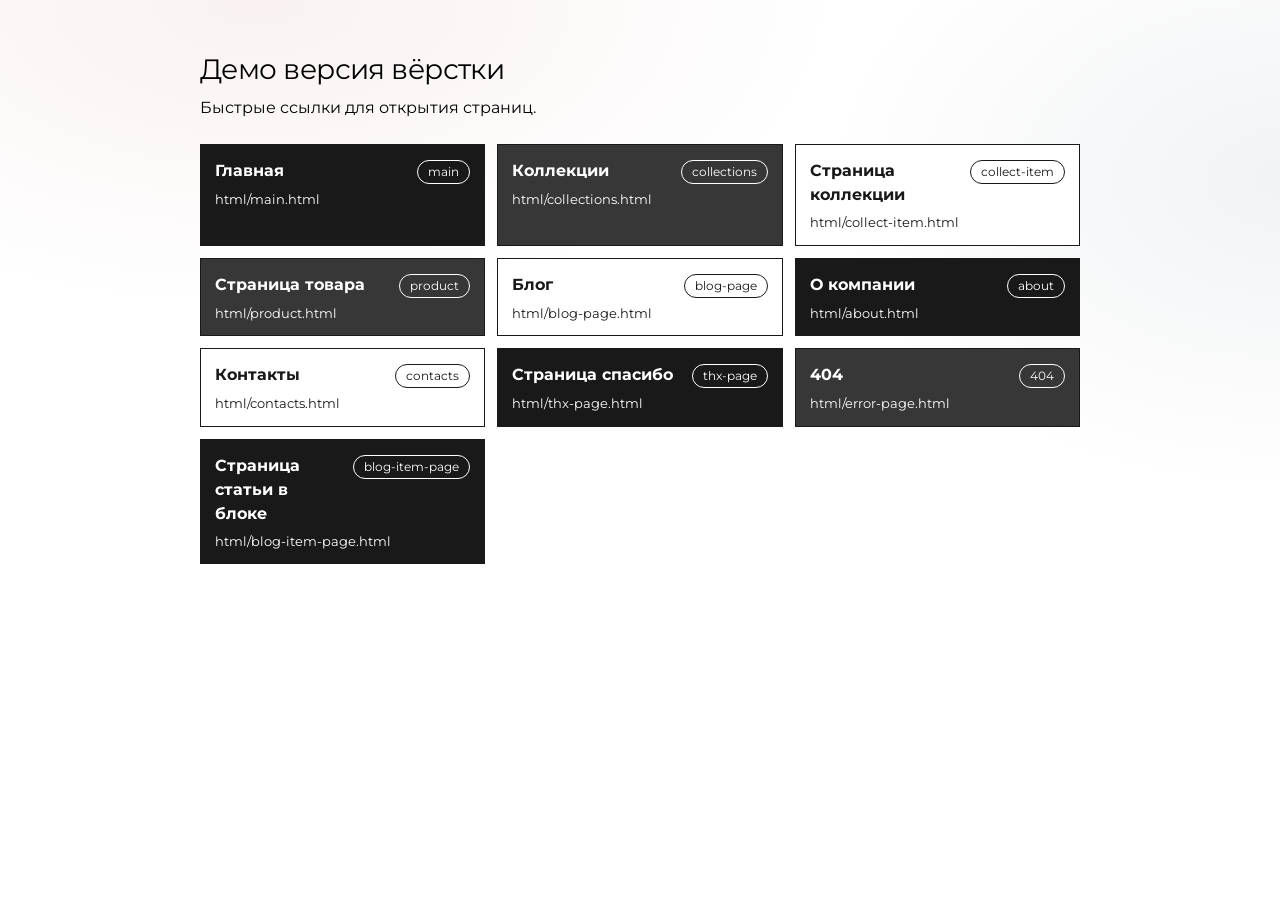
<file: index.html>
<!DOCTYPE html>
<html lang="ru">
  <head>
    <meta charset="UTF-8" />
    <meta name="viewport" content="width=device-width, initial-scale=1.0" />
    <link rel="stylesheet" href="./css/style.css">
    <title>демо версия вёрстки</title>
    <style>

      * {
        box-sizing: border-box;
      }

      body {
        background: radial-gradient(900px 480px at 20% 0%, rgba(155, 27, 27, 0.06), transparent 65%),
          radial-gradient(760px 520px at 100% 20%, rgba(23, 48, 79, 0.06), transparent 60%),
          white;
        color: black;
        background-repeat: no-repeat;
      }

      a {
        color: inherit;
      }

      .container {
        max-width: 920px;
        margin: 0 auto;
        padding: 48px 20px 56px;
      }

      header {
        margin-bottom: 24px;
      }

      h1 {
        margin: 0 0 6px;
        font-size: 28px;
        letter-spacing: -0.02em;
        color: black;
      }

      .subtitle {
        margin: 0;
        color: black;
      }

      .grid {
        margin-top: 20px;
        display: grid;
        grid-template-columns: repeat(3, 1fr);
        gap: 12px;
      }

      .card {
        display: flex;
        flex-direction: column;
        gap: 6px;
        padding: 14px 14px 12px;
        background: #191919;
        border: 1px solid #191919;
        text-decoration: none;
        transition: transform 120ms ease, border-color 120ms ease, background 120ms ease, box-shadow 120ms ease;
      }

      .card_two {
        background-color: #373737;
      }

      .card_three {
        background-color: white;
      }

      .card_three .title-row .page-title {
        color: #191919;
      }

      .card_three .title-row .badge {
        color: #191919;
        border: 1px solid #191919;
      }

      .card_three .path {
        color: #191919;
      }

      .card:hover {
        transform: translateY(-1px);
        background-color: white;
        box-shadow: 0 6px 20px rgba(57, 1, 1, 0.08);
        color: black
      }

      .card_three:hover {
        transform: translateY(-1px);
        background-color: #191919;
        box-shadow: 0 6px 20px rgba(57, 1, 1, 0.08);
      }

      .title-row {
        display: flex;
        align-items: baseline;
        justify-content: space-between;
        gap: 10px;
      }

      .page-title {
        font-weight: 650;
        color: white;
      }

      .badge {
        flex: none;
        font-size: 12px;
        color: white;
        border: 1px solid white;
        border-radius: 999px;
        padding: 2px 10px;
      }

      .path {
        margin: 0;
        font-size: 13px;
        color: white;
        word-break: break-all;
      }

      .card:hover .title-row .page-title {
        color: #191919;
      }

      .card:hover .title-row .badge {
        color: #191919;
        border: 1px solid #191919;
      }

      .card:hover .path {
        color: #191919;
      }

      .card_two:hover .title-row .page-title {
        color: #373737;
      }

      .card_two:hover .title-row .badge {
        color: #373737;
        border: 1px solid #373737;
      }

      .card_two:hover .path {
        color: #373737;
      }

      .card_three:hover .title-row .page-title {
        color: #373737;
        color: white;
      }

      .card_three:hover .title-row .badge {
        color: #373737;
        color: white;
        border: 1px solid white;
      }

      .card_three:hover .path {
        color: white;
      }

      @media (max-width: 666px) {
        .grid {
          display: flex;
          flex-direction: column;
        }
      }
    </style>
  </head>

  <body>
    <div class="container">
      <header>
        <h1>Демо версия вёрстки</h1>
        <p class="subtitle">Быстрые ссылки для открытия страниц.</p>
      </header>

      <main class="grid">
        
        <a class="card" href="html/main.html">
          <div class="title-row">
            <div class="page-title">Главная</div>
            <div class="badge">main</div>
          </div>
          <p class="path">html/main.html</p>
        </a>

        <a class="card card_two" href="html/collections.html">
          <div class="title-row">
            <div class="page-title">Коллекции</div>
            <div class="badge">collections</div>
          </div>
          <p class="path">html/collections.html</p>
        </a>

        <a class="card card_three" href="html/collect-item.html">
          <div class="title-row">
            <div class="page-title">Страница коллекции</div>
            <div class="badge">collect-item</div>
          </div>
          <p class="path">html/collect-item.html</p>
        </a>

        <a class="card card_two" href="html/product.html">
          <div class="title-row">
            <div class="page-title">Страница товара</div>
            <div class="badge">product</div>
          </div>
          <p class="path">html/product.html</p>
        </a>

        <a class="card card_three" href="html/blog-page.html">
          <div class="title-row">
            <div class="page-title">Блог</div>
            <div class="badge">blog-page</div>
          </div>
          <p class="path">html/blog-page.html</p>
        </a>

        <a class="card" href="html/about.html">
          <div class="title-row">
            <div class="page-title">О компании</div>
            <div class="badge">about</div>
          </div>
          <p class="path">html/about.html</p>
        </a>

        <a class="card card_three" href="html/contacts.html">
          <div class="title-row">
            <div class="page-title">Контакты</div>
            <div class="badge">contacts</div>
          </div>
          <p class="path">html/contacts.html</p>
        </a>

        <a class="card" href="html/thx-page.html">
          <div class="title-row">
            <div class="page-title">Страница спасибо</div>
            <div class="badge">thx-page</div>
          </div>
          <p class="path">html/thx-page.html</p>
        </a>

        <a class="card card_two" href="html/error-page.html">
          <div class="title-row">
            <div class="page-title">404</div>
            <div class="badge">404</div>
          </div>
          <p class="path">html/error-page.html</p>
        </a>

        <a class="card" href="html/blog-item-page.html">
          <div class="title-row">
            <div class="page-title">Страница статьи в блоке</div>
            <div class="badge">blog-item-page</div>
          </div>
          <p class="path">html/blog-item-page.html</p>
        </a>

      </main>
    </div>
  </body>
</html>
</file>
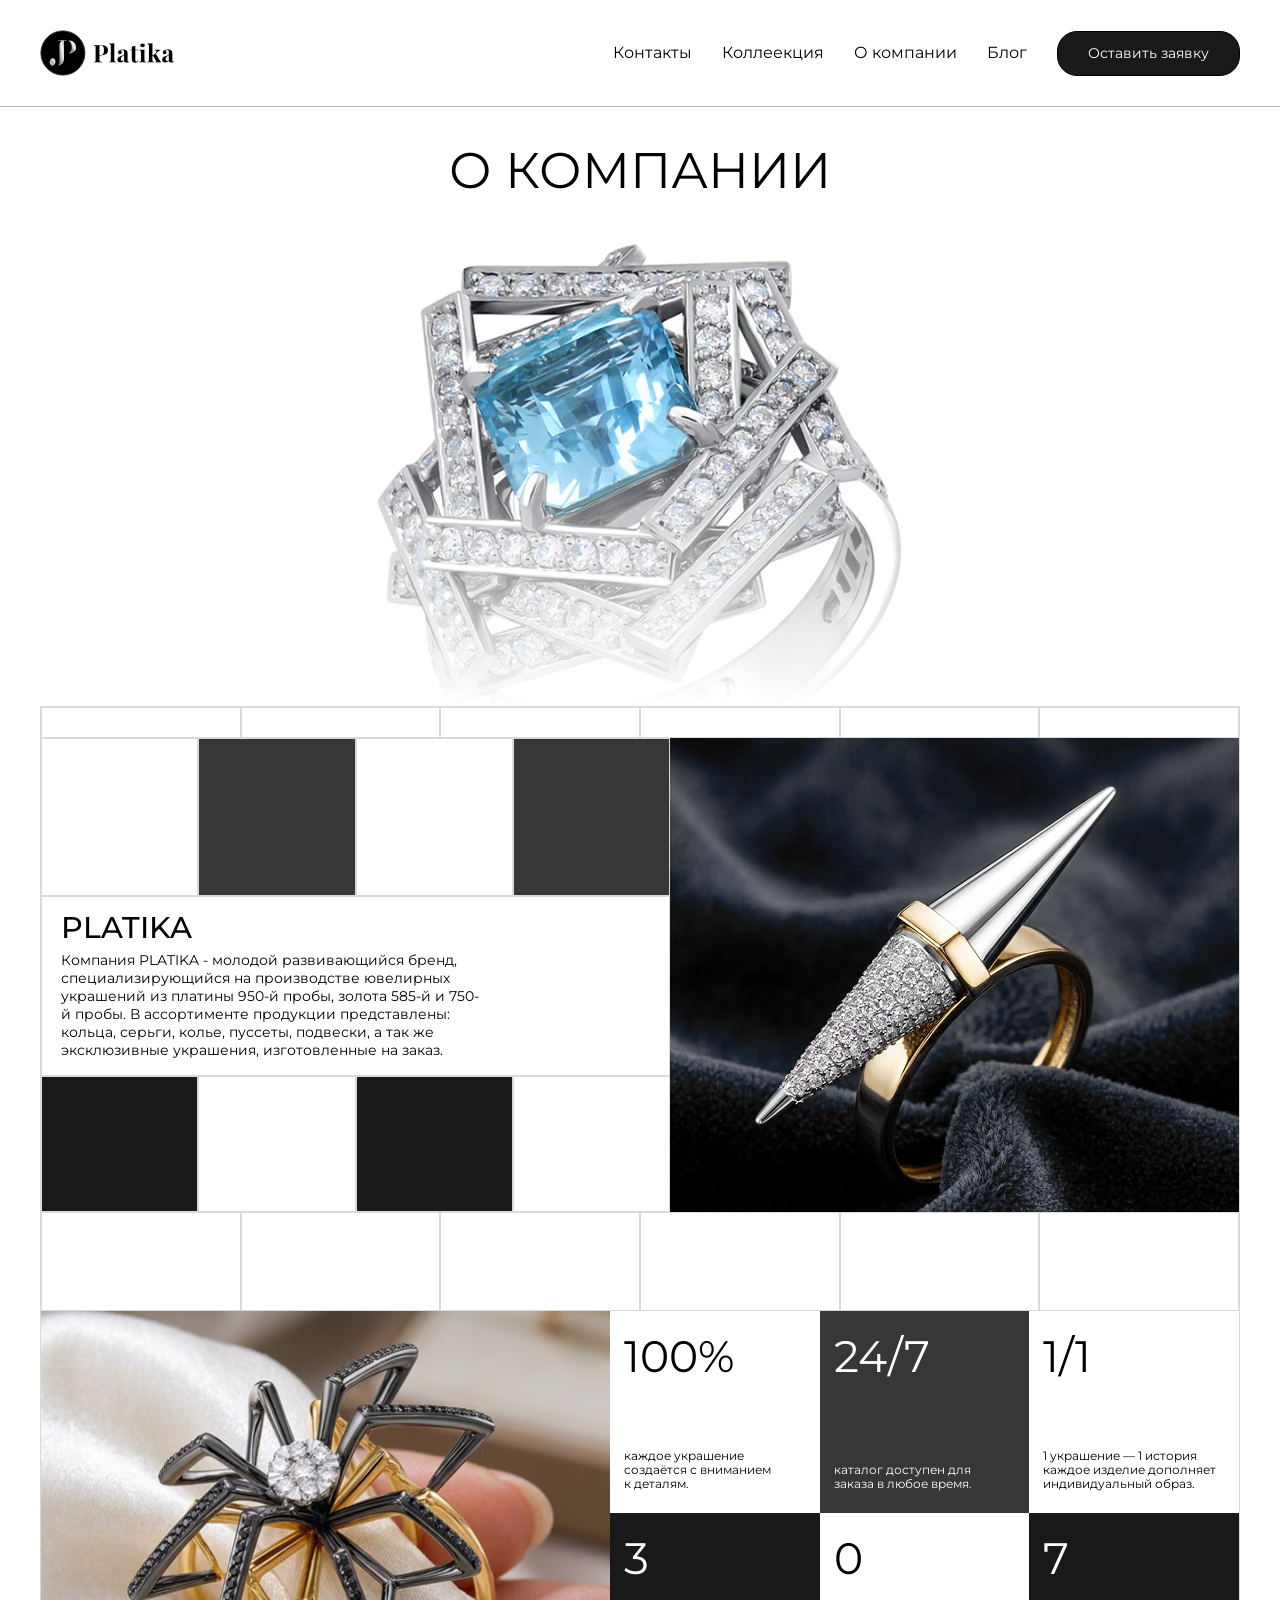
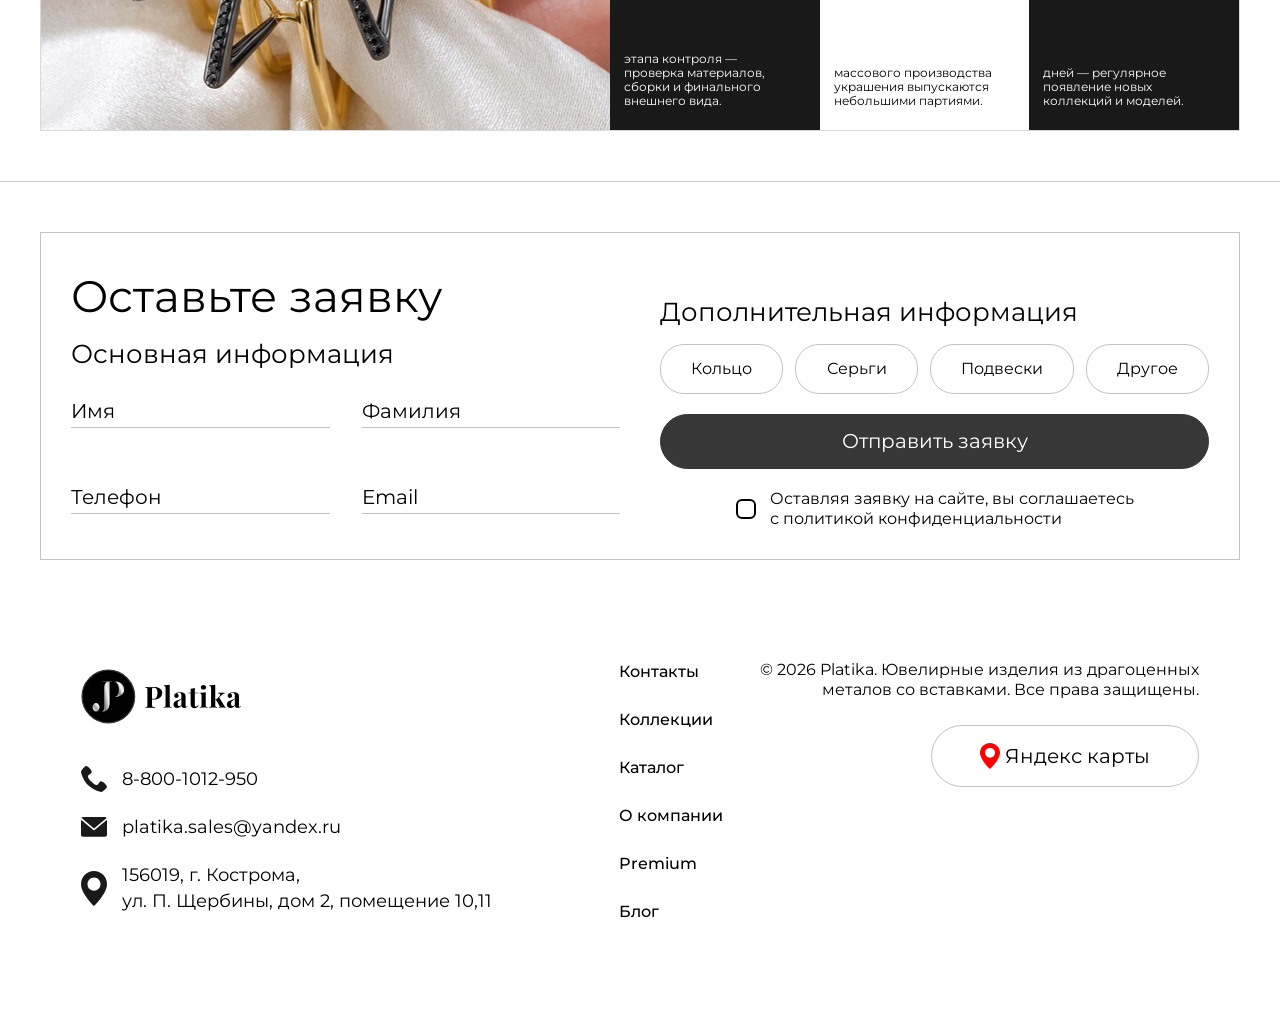
<file: html/about.html>
<!DOCTYPE html>
<html lang="ru">
<head>
  <meta charset="UTF-8">
  <meta name="viewport" content="width=device-width, initial-scale=1.0">
  <link rel="stylesheet" href="../css/style.css">
  <link rel="stylesheet" href="../css/header.css">
  <link rel="stylesheet" href="../css/footer.css">
  <link rel="stylesheet" href="../css/form.css">
  <link rel="stylesheet" href="../css/about.css">
  <title>О компании</title>
</head>
<body>

  <header>
    <div class="header-wrapper header-desktop">
      <div class="header-content">
        <a class="header__logo-wrapper">
          <img class="header__logo-img" src="../src/logo.svg" alt="">
        </a>
        <div class="header__links-wrapper">
          <a href="" class="header__link">Контакты</a>
          <a href="" class="header__link">Коллеекция</a>
          <a href="" class="header__link">О компании</a>
          <a href="" class="header__link">Блог</a>
          <button type="button" class="btn header__button">Оставить заявку</button>
        </div>
      </div>
    </div>

    <div class="header-wrapper header-mob">
      <div class="header-content">
        <button id="header-mob-btn" type="button" class="btn header-mob-btn menu-open"><img src="../src/icons/menu__burger.svg" alt=""></button>
        <a class="header__logo-wrapper--mob">
          <img class="header__logo-img--mob" src="../src/logo.svg" alt="">
        </a>
      </div>
      <div class="header-menu-mob">
        <div class="header-menu-mob-up">
          <img class="header-menu-mob__close" src="../src/icons/burger_close.svg" alt="">
          <img class="header-menu-mob__logo" src="../src/logo.svg" alt="">
        </div>
        <div class="header-menu-mob-links-wrapper">
          <a href="" class="header-menu-mob-link">Контакты</a>
          <a href="" class="header-menu-mob-link">Колекции</a>
          <a href="" class="header-menu-mob-link">О компании</a>
          <a href="" class="header-menu-mob-link">Блог</a>
        </div>
        <button type="button" class="btn header-menu-mob-btn">Оставить заявку</button>
      </div>
    </div>
  </header>

  <main>

    <section class="about-head-section">
      <div class="content-area">
        <div class="about-head-content">
          <h1 class="about-head-label">О КОМПАНИИ</h1>
          <img class="about-head-img" src="../src/about-head-img.png" alt="">
        </div>
      </div>
    </section>

    <section class="about-info-section">
      <div class="content-area">
        <div class="about-info-content">

          <div class="ai-first-line">
            <div class="ai-first-line__item"></div>
            <div class="ai-first-line__item"></div>
            <div class="ai-first-line__item"></div>
            <div class="ai-first-line__item"></div>
            <div class="ai-first-line__item"></div>
            <div class="ai-first-line__item"></div>
          </div>

          <div class="ai-second-line">
            <div class="ai-second-line__text-content">
              <div class="ai-second-line-text__up">
                <div class="ai-second-line__item"></div>
                <div class="ai-second-line__item ai-second-line__item--grey"></div>
                <div class="ai-second-line__item"></div>
                <div class="ai-second-line__item ai-second-line__item--grey"></div>
              </div>
              <div class="ai-second-line-text-wrapper">
                <p class="ai-second-line__label">PLATIKA</p>
                <p class="ai-second-line__description">Компания PLATIKA - молодой развивающийся бренд, специализирующийся на производстве ювелирных украшений из платины 950-й пробы, золота 585-й и 750-й пробы. В ассортименте продукции представлены: кольца, серьги, колье, пуссеты, подвески, а так же эксклюзивные украшения, изготовленные на заказ.</p>
              </div>
              <div class="ai-second-line-text__down">
                <div class="ai-second-line__item-down ai-second-line__item--black"></div>
                <div class="ai-second-line__item-down"></div>
                <div class="ai-second-line__item-down ai-second-line__item--black"></div>
                <div class="ai-second-line__item-down"></div>
              </div>
            </div>
            <div class="ai-second-line__img-content">
              <img class="ai-second-line__img" src="../src/ai-second-line.png" alt="">
            </div>
          </div> 

          <div class="ai-third-line">
            <div class="ai-third-line__item"></div>
            <div class="ai-third-line__item"></div>
            <div class="ai-third-line__item"></div>
            <div class="ai-third-line__item"></div>
            <div class="ai-third-line__item"></div>
            <div class="ai-third-line__item"></div>
          </div>

          <div class="ai-four-line">
            <div class="ai-four-line__img-wrapper">
              <img class="ai-four-line__img" src="../src/ai-four-line.png" alt="">
            </div>
            <div class="ai-four-line-advantages-wrapper">
              <div class="ai-adv__item">
                <p class="ai-adv__label">100%</p>
                <p class="ai-adv__description">каждое украшение<br>создаётся с вниманием<br>к деталям.</p>
              </div>
              <div class="ai-adv__item ai-adv__item--grey">
                <p class="ai-adv__label">24/7</p>
                <p class="ai-adv__description">каталог доступен для<br>заказа в любое время.</p>
              </div>
              <div class="ai-adv__item">
                <p class="ai-adv__label">1/1</p>
                <p class="ai-adv__description">1 украшение — 1 история<br>каждое изделие дополняет<br>индивидуальный образ.</p>
              </div>
              <div class="ai-adv__item ai-adv__item--black">
                <p class="ai-adv__label">3</p>
                <p class="ai-adv__description">этапа контроля —<br>проверка материалов,<br>сборки и финального<br>внешнего вида.</p>
              </div>
              <div class="ai-adv__item">
                <p class="ai-adv__label">0</p>
                <p class="ai-adv__description">массового производства<br>украшения выпускаются<br>небольшими партиями.</p>
              </div>
              <div class="ai-adv__item ai-adv__item--black">
                <p class="ai-adv__label">7</p>
                <p class="ai-adv__description">дней — регулярное<br>появление новых<br>коллекций и моделей.</p>
              </div>
            </div>
          </div>

        </div>
      </div>
    </section>

    <hr class="page-devider about-devider">

    <div class="form-section" id="form-section">
      <div class="content-area">
        <form action="" method="get" autocomplete="off" class="form-wrapper" data-form novalidate>
          <div class="form-inputs-wrapper">
            <p class="form__label">Оставьте заявку</p>
            <div class="form-fields-wrapper">
              <p class="feilds__label">Основная информация</p>
              <div class="fields-wrapper">
                <div class="field-wrapper" data-field-wrapper>
                  <input type="text" name="name" class="form__field" placeholder="Имя" autocomplete="off" data-field data-required>
                </div>
                <div class="field-wrapper" data-field-wrapper>
                  <input type="text" name="surname" class="form__field" placeholder="Фамилия" autocomplete="off" data-field data-required>
                </div>
                <div class="field-wrapper" data-field-wrapper>
                  <input type="tel" name="phone" class="form__field" placeholder="Телефон" autocomplete="off" inputmode="tel" data-field data-required data-phone>
                </div>
                <div class="field-wrapper" data-field-wrapper>
                  <input type="email" name="email" class="form__field" placeholder="Email" autocomplete="off" data-field data-required data-email>
                </div>
              </div>
            </div>
          </div>
          <div class="form-buttons-wrapper">
            <div class="form-addit-info">
              <p class="form-addit-info__label" data-addit-label>Дополнительная информация</p>
              <div class="form-addit-info-btns-wrapper">
                <button type="button" class="btn form-addit-info__btn btn-form-addit" data-addit-btn>Кольцо</button>
                <button type="button" class="btn form-addit-info__btn btn-form-addit" data-addit-btn>Серьги</button>
                <button type="button" class="btn form-addit-info__btn btn-form-addit" data-addit-btn>Подвески</button>
                <button type="button" class="btn form-addit-info__btn btn-form-addit" data-addit-btn>Другое</button>
              </div>
            </div>
            <button type="submit" class="btn form-btn-submit">Отправить заявку</button>
            <div class="form-checkbox-wrapper">
              <input type="checkbox" id="privacy" class="form__checkbox" data-checkbox>
              <label for="privacy" class="form-checkbox-label" data-checkbox-label>
                <span class="form-checkbox-label__text">
                  Оставляя заявку на сайте, вы соглашаетесь<br>с политикой конфиденциальности
                </span>
              </label>
            </div>
          </div>
          </form>
      </div>
    </div>
  </main>

  <footer class="footer-wrapper">
    <div class="footer-content">
      <div class="footer-logo-contacts-links">
        <div class="footer-logo-contacts-wrapper">
          <img class="footer__logo" src="../src/logo.svg" alt="">
          <div class="footer-contacts__wrapper">
            <div class="footer-contact-wrapper">
              <img class="footer-contact__img" src="../src/icons/tel.svg" alt="">
              <a href="" class="footer-contact__text">8-800-1012-950</a>
            </div>
            <div class="footer-contact-wrapper">
              <img class="footer-contact__img" src="../src/icons/mail.svg" alt="">
              <a href="" class="footer-contact__text">platika.sales@yandex.ru</a>
            </div>
            <div class="footer-contact-wrapper">
              <img class="footer-contact__img" src="../src/icons/map.svg" alt="">
              <p class="footer-contact__text">156019, г. Кострома,<br>ул. П. Щербины, дом 2, помещение 10,11<p>
            </div>
          </div>
        </div>
        <div class="footer-links-wrapper">
          <a href="" class="footer-link">Контакты</a>
          <a href="" class="footer-link">Коллекции</a>
          <a href="" class="footer-link">Каталог</a>
          <a href="" class="footer-link">О компании</a>
          <a href="" class="footer-link">Premium</a>
          <a href="" class="footer-link">Блог</a>
        </div>
      </div>
      <div class="footer-copyright-maps">
        <p class="footer_copyright">© 2026 Platika. Ювелирные изделия из драгоценных<br>металов со вставками. Все права защищены.</p>
        <button type="button" class="btn footer-btn-maps">
          <img class="footer-btn-maps__icon" src="../src/icons/ya-maps.svg" alt="">
          <p class="footer-btn-maps__label">Яндекс карты</p>
        </button>
      </div>
    </div>
  </footer>

  <script src="../js/chooseAdditionalInfoForm.js"></script>
  <script src="../js/openHeaderMenu.js"></script>
  <script src="../js/formVaslidate.js"></script>
</body>
</html>
</file>
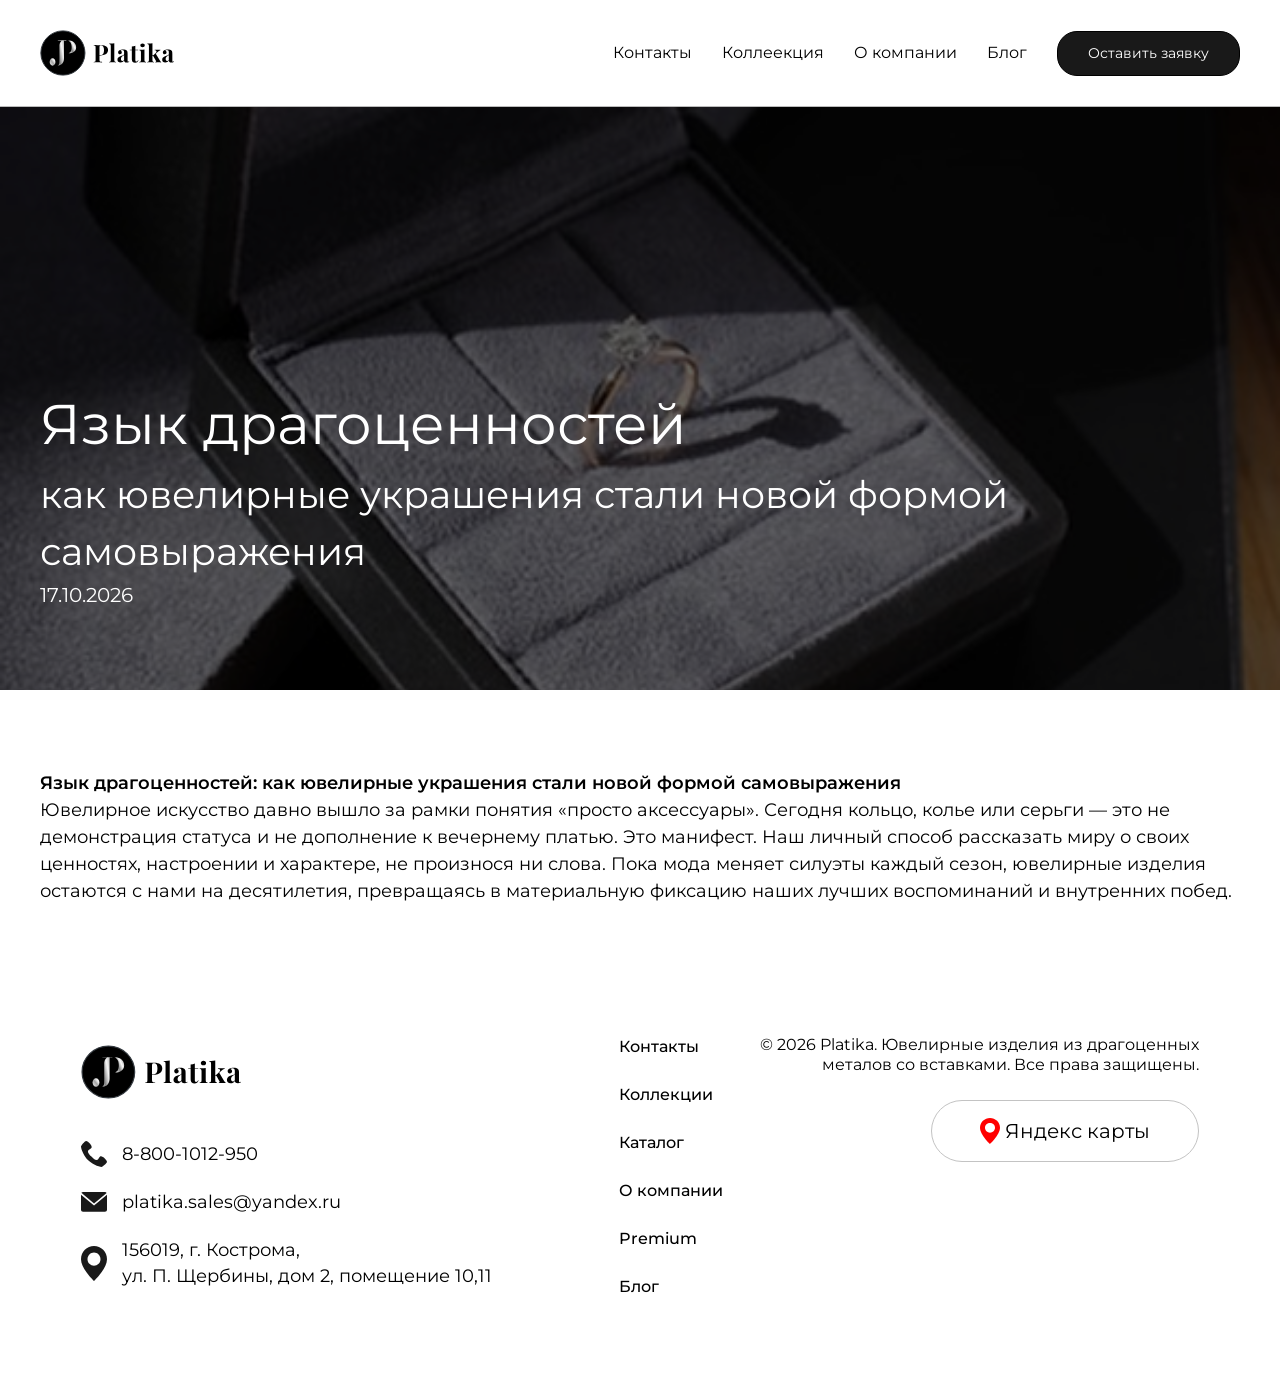
<file: html/blog-item-page.html>
<!DOCTYPE html>
<html lang="ru">
<head>
  <meta charset="UTF-8">
  <meta name="viewport" content="width=device-width, initial-scale=1.0">
  <link rel="stylesheet" href="../css/style.css">
  <link rel="stylesheet" href="../css/header.css">
  <link rel="stylesheet" href="../css/footer.css">
  <link rel="stylesheet" href="../css/blog-item-page.css">
  <title>Страница статьи из блога</title>
</head>
<body>

  <header>
    <div class="header-wrapper header-desktop">
      <div class="header-content">
        <a class="header__logo-wrapper">
          <img class="header__logo-img" src="../src/logo.svg" alt="">
        </a>
        <div class="header__links-wrapper">
          <a href="" class="header__link">Контакты</a>
          <a href="" class="header__link">Коллеекция</a>
          <a href="" class="header__link">О компании</a>
          <a href="" class="header__link">Блог</a>
          <button type="button" class="btn header__button">Оставить заявку</button>
        </div>
      </div>
    </div>

    <div class="header-wrapper header-mob">
      <div class="header-content">
        <button id="header-mob-btn" type="button" class="btn header-mob-btn menu-open"><img src="../src/icons/menu__burger.svg" alt=""></button>
        <a class="header__logo-wrapper--mob">
          <img class="header__logo-img--mob" src="../src/logo.svg" alt="">
        </a>
      </div>
      <div class="header-menu-mob">
        <div class="header-menu-mob-up">
          <img class="header-menu-mob__close" src="../src/icons/burger_close.svg" alt="">
          <img class="header-menu-mob__logo" src="../src/logo.svg" alt="">
        </div>
        <div class="header-menu-mob-links-wrapper">
          <a href="" class="header-menu-mob-link">Контакты</a>
          <a href="" class="header-menu-mob-link">Колекции</a>
          <a href="" class="header-menu-mob-link">О компании</a>
          <a href="" class="header-menu-mob-link">Блог</a>
        </div>
        <button type="button" class="btn header-menu-mob-btn">Оставить заявку</button>
      </div>
    </div>
  </header>


  <main>

    <section class="blog-item-page-head-section">
      <div class="bip-content">
        <div class="bip-content-wrapper">
          <div class="content-area">
            <h1 class="bip-label">Язык драгоценностей</h1>
            <p class="bip-description">как ювелирные украшения стали новой формой самовыражения</p>
            <p class="bip-date">17.10.2026</p>
          </div>
        </div>
        <div class="bip-back-img-wrapper">
          <div class="back-color"></div>
          <img class="bip-back-img" src="../src/blog/blog-img-1.png" alt="">
        </div>
      </div>
    </section>

    <section class="blog-item-page-content-section">
      <div class="content-area">
        <p class="bip-text"><span style="font-weight: 600;">Язык драгоценностей: как ювелирные украшения стали новой формой самовыражения</span><br>Ювелирное искусство давно вышло за рамки понятия «просто аксессуары». Сегодня кольцо, колье или серьги — это не демонстрация статуса и не дополнение к вечернему платью. Это манифест. Наш личный способ рассказать миру о своих ценностях, настроении и характере, не произнося ни слова. Пока мода меняет силуэты каждый сезон, ювелирные изделия остаются с нами на десятилетия, превращаясь в материальную фиксацию наших лучших воспоминаний и внутренних побед.</p>
      </div>
    </section>

  </main>


  <footer class="footer-wrapper">
    <div class="footer-content">
      <div class="footer-logo-contacts-links">
        <div class="footer-logo-contacts-wrapper">
          <img class="footer__logo" src="../src/logo.svg" alt="">
          <div class="footer-contacts__wrapper">
            <div class="footer-contact-wrapper">
              <img class="footer-contact__img" src="../src/icons/tel.svg" alt="">
              <a href="" class="footer-contact__text">8-800-1012-950</a>
            </div>
            <div class="footer-contact-wrapper">
              <img class="footer-contact__img" src="../src/icons/mail.svg" alt="">
              <a href="" class="footer-contact__text">platika.sales@yandex.ru</a>
            </div>
            <div class="footer-contact-wrapper">
              <img class="footer-contact__img" src="../src/icons/map.svg" alt="">
              <p class="footer-contact__text">156019, г. Кострома,<br>ул. П. Щербины, дом 2, помещение 10,11<p>
            </div>
          </div>
        </div>
        <div class="footer-links-wrapper">
          <a href="" class="footer-link">Контакты</a>
          <a href="" class="footer-link">Коллекции</a>
          <a href="" class="footer-link">Каталог</a>
          <a href="" class="footer-link">О компании</a>
          <a href="" class="footer-link">Premium</a>
          <a href="" class="footer-link">Блог</a>
        </div>
      </div>
      <div class="footer-copyright-maps">
        <p class="footer_copyright">© 2026 Platika. Ювелирные изделия из драгоценных<br>металов со вставками. Все права защищены.</p>
        <button type="button" class="btn footer-btn-maps">
          <img class="footer-btn-maps__icon" src="../src/icons/ya-maps.svg" alt="">
          <p class="footer-btn-maps__label">Яндекс карты</p>
        </button>
      </div>
    </div>
  </footer>

  <script src="../js/chooseAdditionalInfoForm.js"></script>
  <script src="../js/openHeaderMenu.js"></script>
  <script src="../js/formVaslidate.js"></script>


  
</body>
</html>
</file>
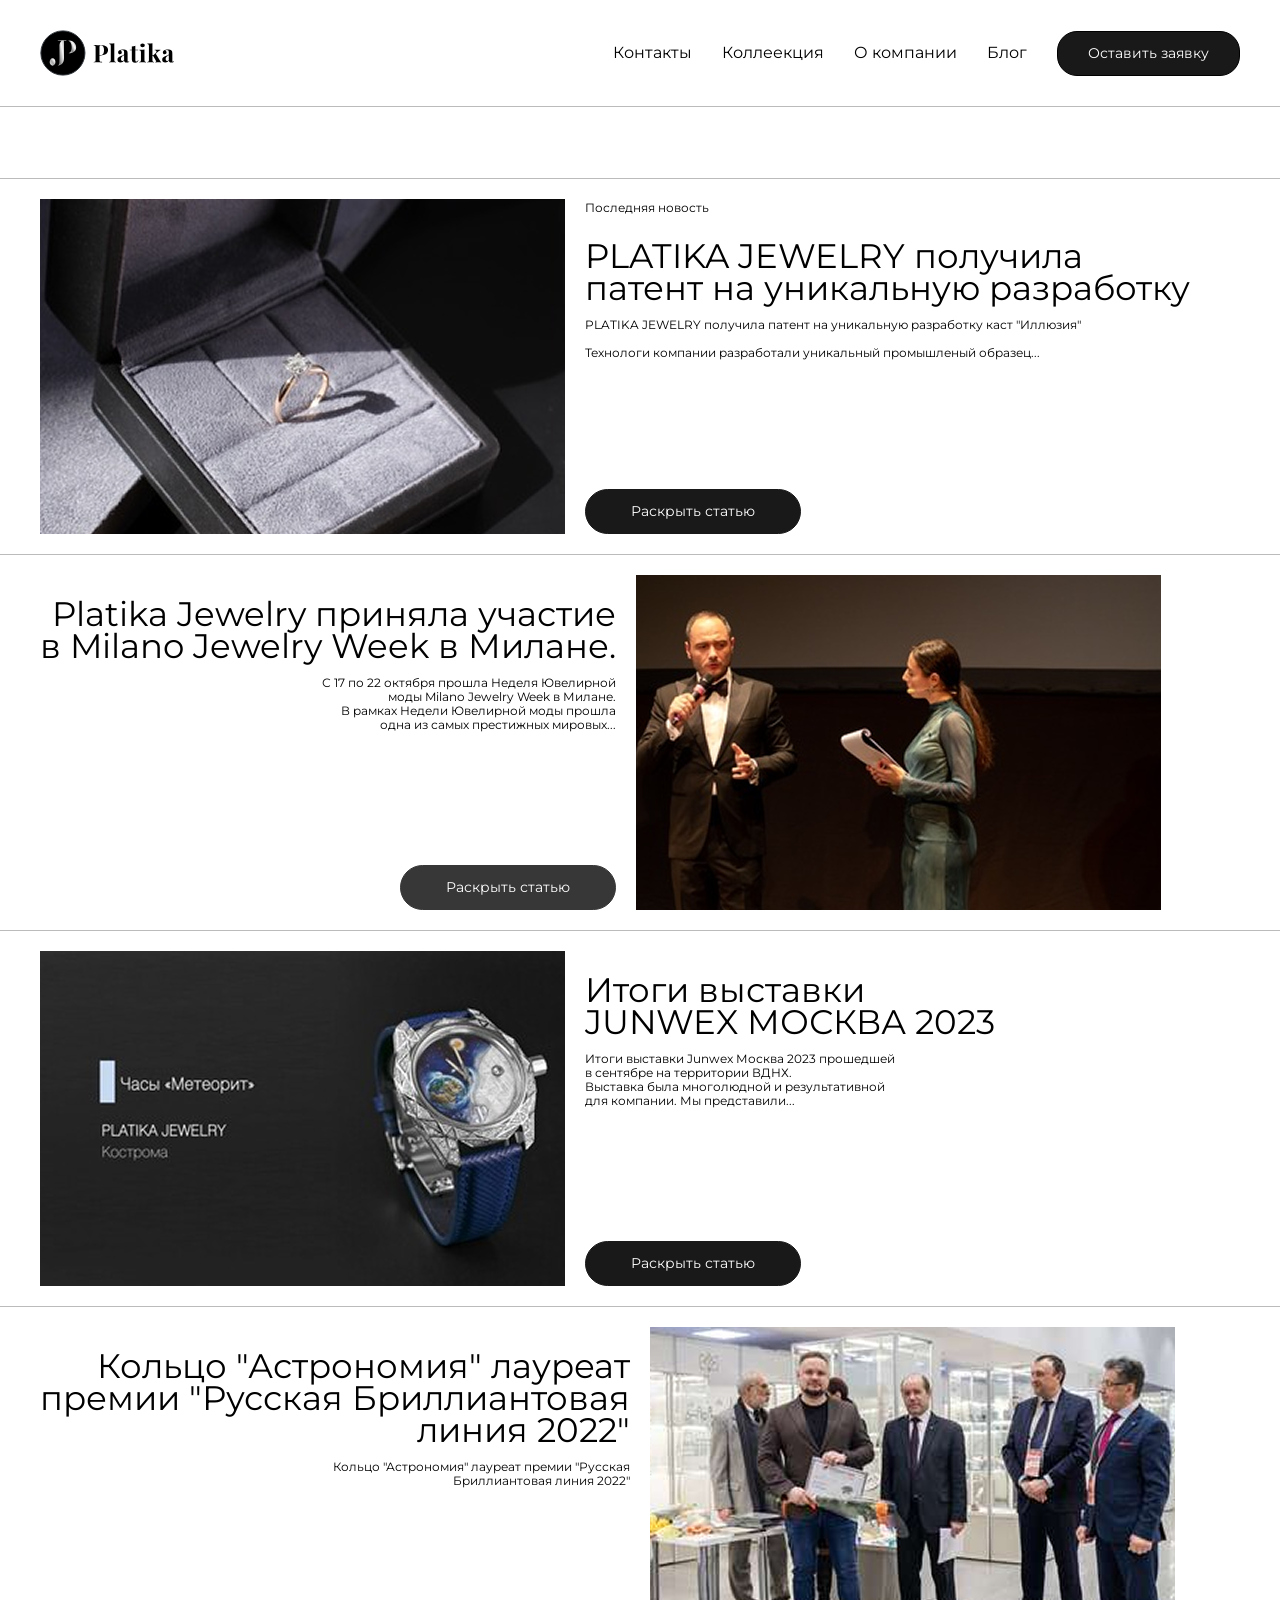
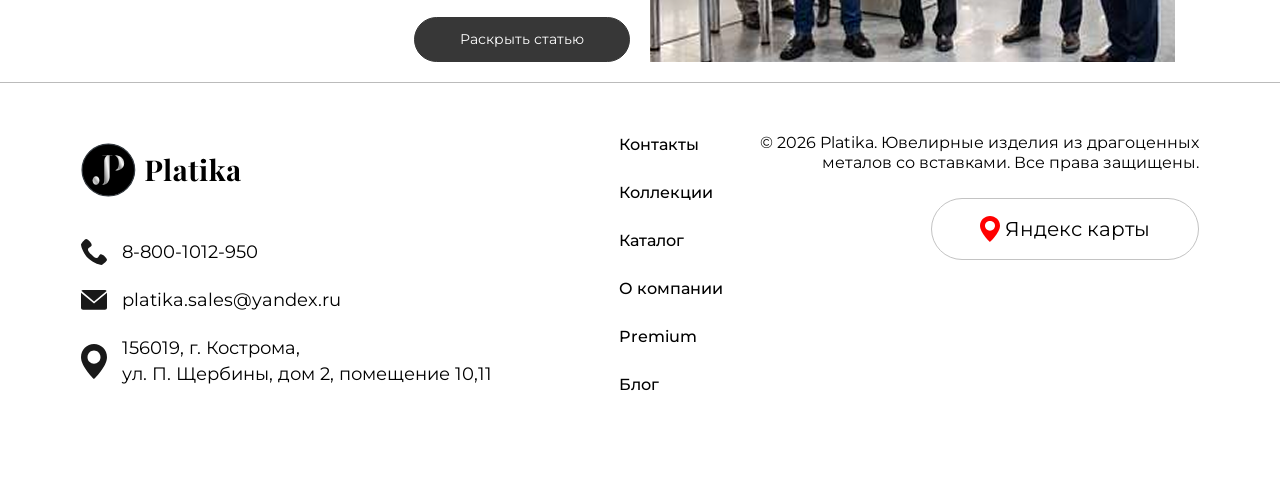
<file: html/blog-page.html>
<!DOCTYPE html>
<html lang="ru">
<head>
  <meta charset="UTF-8">
  <meta name="viewport" content="width=device-width, initial-scale=1.0">
  <link rel="stylesheet" href="../css/style.css">
  <link rel="stylesheet" href="../css/header.css">
  <link rel="stylesheet" href="../css/footer.css">
  <link rel="stylesheet" href="../css/form.css">
  <link rel="stylesheet" href="../css/blog-page.css">
  <title>Блог</title>
</head>
<body>

  <header>
    <div class="header-wrapper header-desktop">
      <div class="header-content">
        <a class="header__logo-wrapper">
          <img class="header__logo-img" src="../src/logo.svg" alt="">
        </a>
        <div class="header__links-wrapper">
          <a href="" class="header__link">Контакты</a>
          <a href="" class="header__link">Коллеекция</a>
          <a href="" class="header__link">О компании</a>
          <a href="" class="header__link">Блог</a>
          <button type="button" class="btn header__button">Оставить заявку</button>
        </div>
      </div>
    </div>

    <div class="header-wrapper header-mob">
      <div class="header-content">
        <button id="header-mob-btn" type="button" class="btn header-mob-btn menu-open"><img src="../src/icons/menu__burger.svg" alt=""></button>
        <a class="header__logo-wrapper--mob">
          <img class="header__logo-img--mob" src="../src/logo.svg" alt="">
        </a>
      </div>
      <div class="header-menu-mob">
        <div class="header-menu-mob-up">
          <img class="header-menu-mob__close" src="../src/icons/burger_close.svg" alt="">
          <img class="header-menu-mob__logo" src="../src/logo.svg" alt="">
        </div>
        <div class="header-menu-mob-links-wrapper">
          <a href="" class="header-menu-mob-link">Контакты</a>
          <a href="" class="header-menu-mob-link">Колекции</a>
          <a href="" class="header-menu-mob-link">О компании</a>
          <a href="" class="header-menu-mob-link">Блог</a>
        </div>
        <button type="button" class="btn header-menu-mob-btn">Оставить заявку</button>
      </div>
    </div>
  </header>


  <main>

    <section class="blog-items-section">

      <div class="blog-items-border blog-items-img-left">
        <div class="content-area">
          <div class="blog-items-content">
            <div class="bi-img-wrapper">
              <img class="bi-img" src="../src/blog/blog-img-1.png" alt="">
            </div>
            <div class="bi-info">
              <div class="bi-info-texts">
                <p class="bi-last-article">Последняя новость</p>
                <p class="bi-label">PLATIKA JEWELRY получила<br>патент на уникальную разработку</p>
                <p class="bi-description">
                  PLATIKA JEWELRY получила патент на уникальную разработку каст "Иллюзия"
                  <br><br>
                  Технологи компании разработали уникальный промышленый образец...
                </p>
              </div>
              <button class="btn bi-button" type="button">Раскрыть статью</button>
            </div>
          </div>
        </div>
      </div>

      <div class="blog-items-border blog-items-img-right">
        <div class="content-area">
          <div class="blog-items-content">
            <div class="bi-info">
              <div class="bi-info-texts">
                <p class="bi-label">Platika Jewelry приняла участие<br>в Milano Jewelry Week в Милане.</p>
                <p class="bi-description">
                  С 17 по 22 октября прошла Неделя Ювелирной
                  <br>
                  моды Milano Jewelry Week в Милане.
                  <br>
                  В рамках Недели Ювелирной моды прошла
                  <br>
                  одна из самых престижных мировых...
                </p>
              </div>
              <button class="btn bi-button" type="button">Раскрыть статью</button>
            </div>
            <div class="bi-img-wrapper">
              <img class="bi-img" src="../src/blog/blog-img-2.png" alt="">
            </div>
          </div>
        </div>
      </div>

      <div class="blog-items-border blog-items-img-left">
        <div class="content-area">
          <div class="blog-items-content">
            <div class="bi-img-wrapper">
              <img class="bi-img" src="../src/blog/blog-img-3.png" alt="">
            </div>
            <div class="bi-info">
              <div class="bi-info-texts">
                <p class="bi-label">Итоги выставки<br>JUNWEX МОСКВА 2023</p>
                <p class="bi-description">
                  Итоги выставки Junwex Москва 2023 прошедшей
                  <br>
                  в сентябре на территории ВДНХ.
                  <br>
                  Выставка была многолюдной и результативной
                  <br>
                  для компании. Мы представили...
                </p>
              </div>
              <button class="btn bi-button" type="button">Раскрыть статью</button>
            </div>
          </div>
        </div>
      </div>

      <div class="blog-items-border blog-items-img-right bi-last-item">
        <div class="content-area">
          <div class="blog-items-content">
            <div class="bi-info">
              <div class="bi-info-texts">
                <p class="bi-label">Кольцо "Астрономия" лауреат<br>премии "Русская Бриллиантовая<br>линия 2022"</p>
                <p class="bi-description">
                  Кольцо "Астрономия" лауреат премии "Русская<br>Бриллиантовая линия 2022"
                </p>
              </div>
              <button class="btn bi-button" type="button">Раскрыть статью</button>
            </div>
            <div class="bi-img-wrapper">
              <img class="bi-img" src="../src/blog/blog-img-4.png" alt="">
            </div>
          </div>
        </div>
      </div>
    </section>

  </main>


  <footer class="footer-wrapper">
    <div class="footer-content">
      <div class="footer-logo-contacts-links">
        <div class="footer-logo-contacts-wrapper">
          <img class="footer__logo" src="../src/logo.svg" alt="">
          <div class="footer-contacts__wrapper">
            <div class="footer-contact-wrapper">
              <img class="footer-contact__img" src="../src/icons/tel.svg" alt="">
              <a href="" class="footer-contact__text">8-800-1012-950</a>
            </div>
            <div class="footer-contact-wrapper">
              <img class="footer-contact__img" src="../src/icons/mail.svg" alt="">
              <a href="" class="footer-contact__text">platika.sales@yandex.ru</a>
            </div>
            <div class="footer-contact-wrapper">
              <img class="footer-contact__img" src="../src/icons/map.svg" alt="">
              <p class="footer-contact__text">156019, г. Кострома,<br>ул. П. Щербины, дом 2, помещение 10,11<p>
            </div>
          </div>
        </div>
        <div class="footer-links-wrapper">
          <a href="" class="footer-link">Контакты</a>
          <a href="" class="footer-link">Коллекции</a>
          <a href="" class="footer-link">Каталог</a>
          <a href="" class="footer-link">О компании</a>
          <a href="" class="footer-link">Premium</a>
          <a href="" class="footer-link">Блог</a>
        </div>
      </div>
      <div class="footer-copyright-maps">
        <p class="footer_copyright">© 2026 Platika. Ювелирные изделия из драгоценных<br>металов со вставками. Все права защищены.</p>
        <button type="button" class="btn footer-btn-maps">
          <img class="footer-btn-maps__icon" src="../src/icons/ya-maps.svg" alt="">
          <p class="footer-btn-maps__label">Яндекс карты</p>
        </button>
      </div>
    </div>
  </footer>

  <script src="../js/chooseAdditionalInfoForm.js"></script>
  <script src="../js/openHeaderMenu.js"></script>
</body>
</html>
</file>
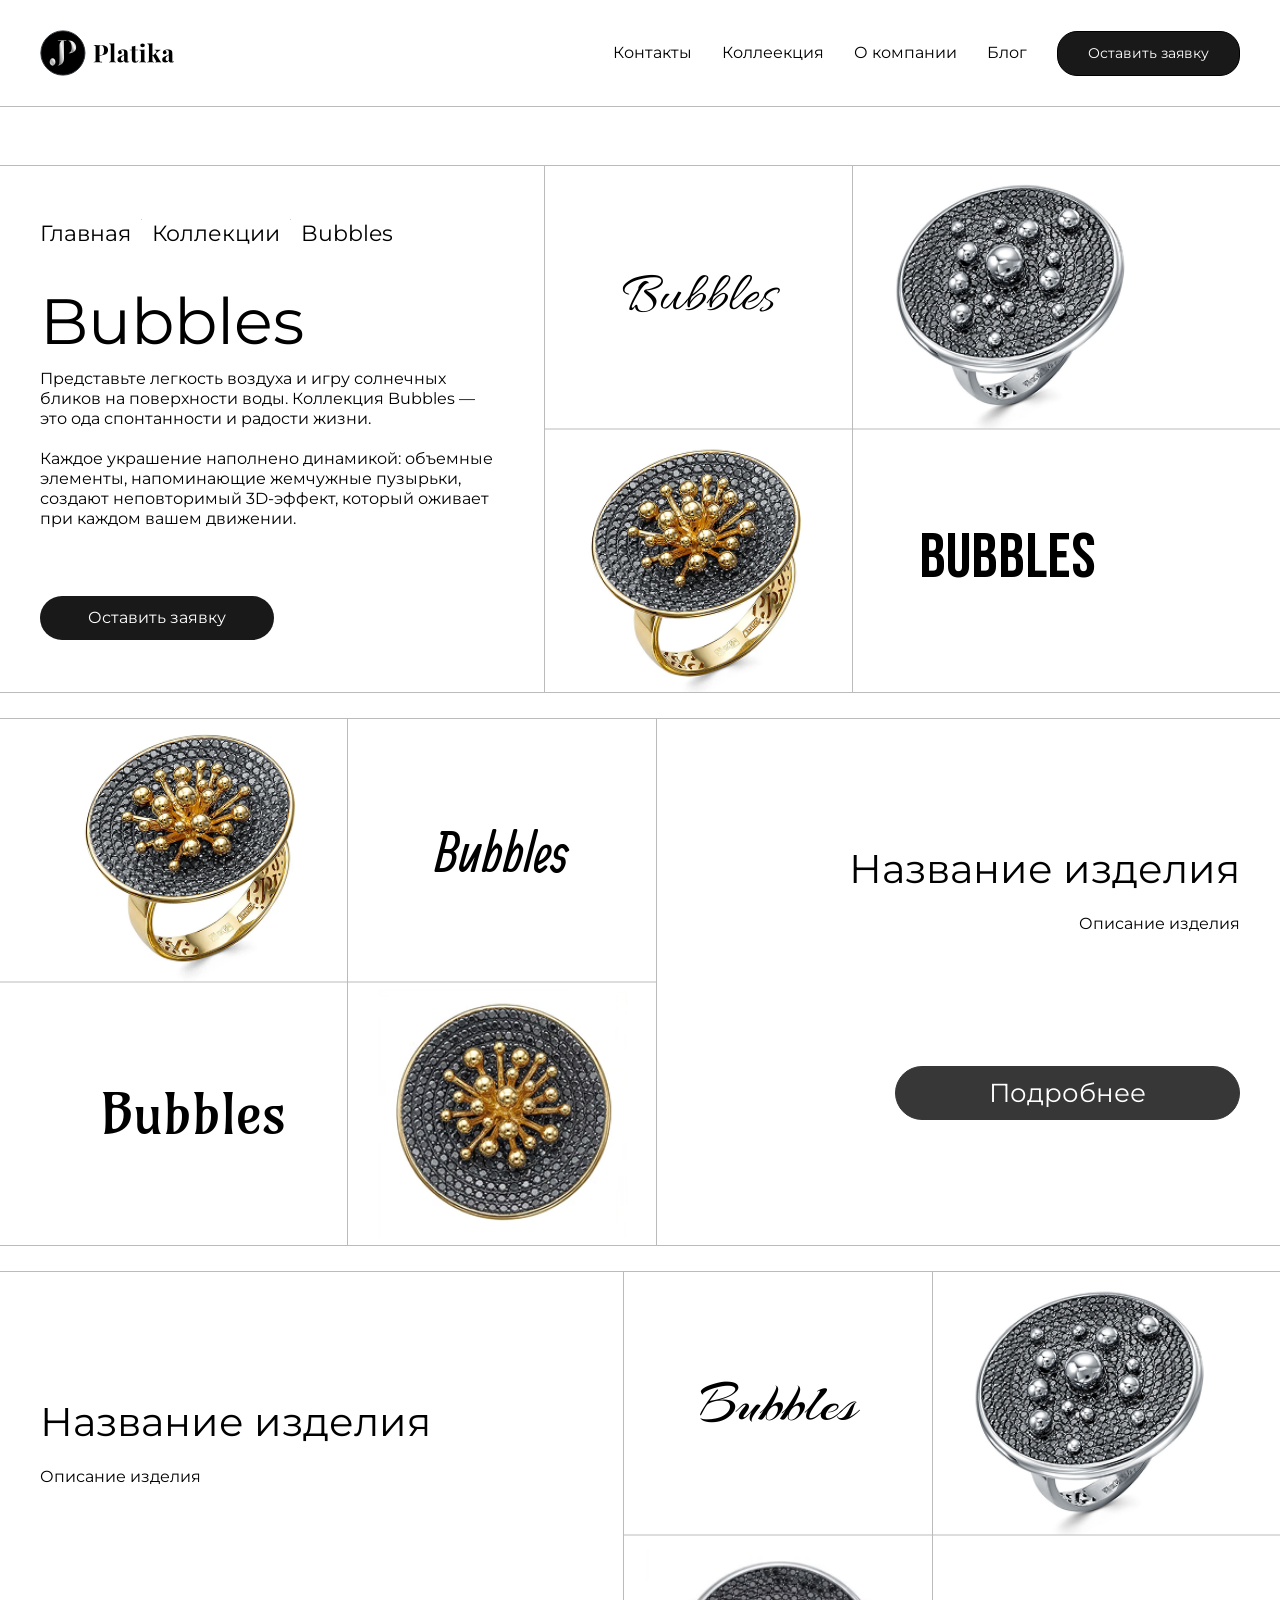
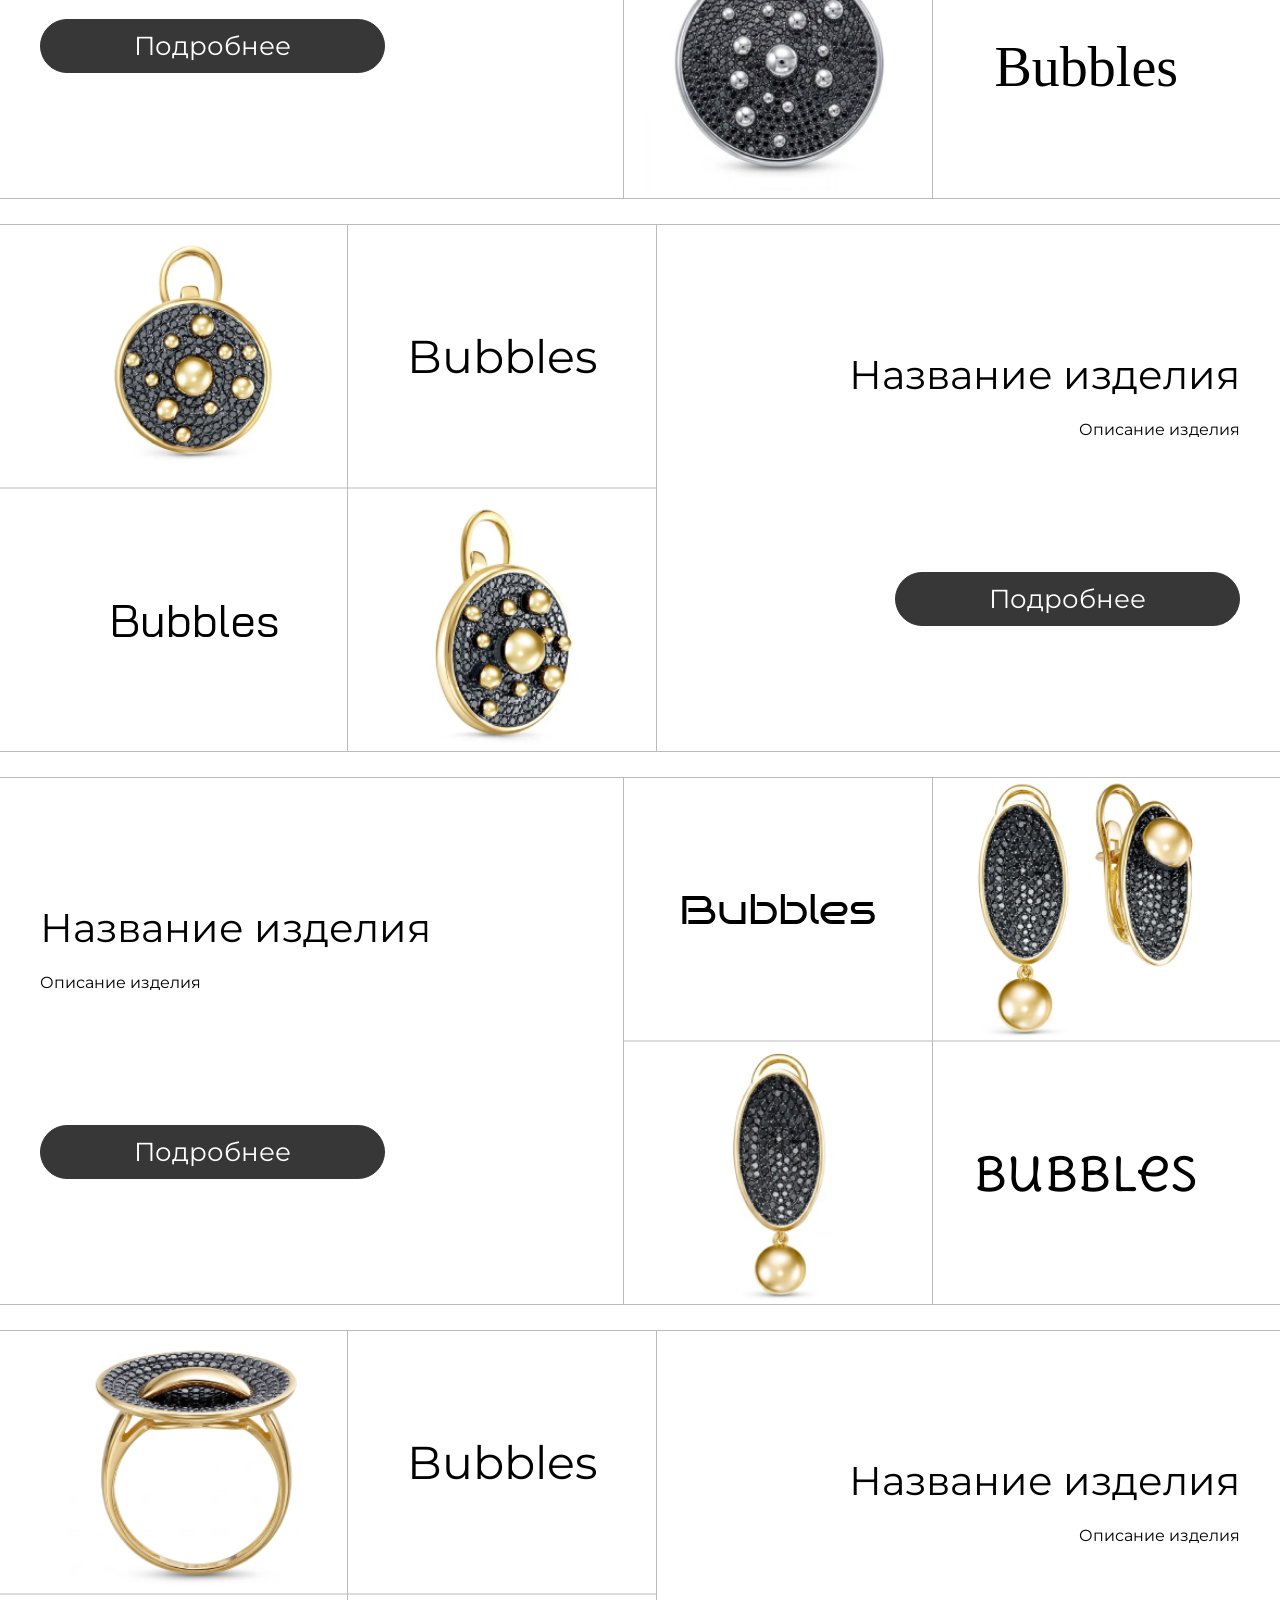
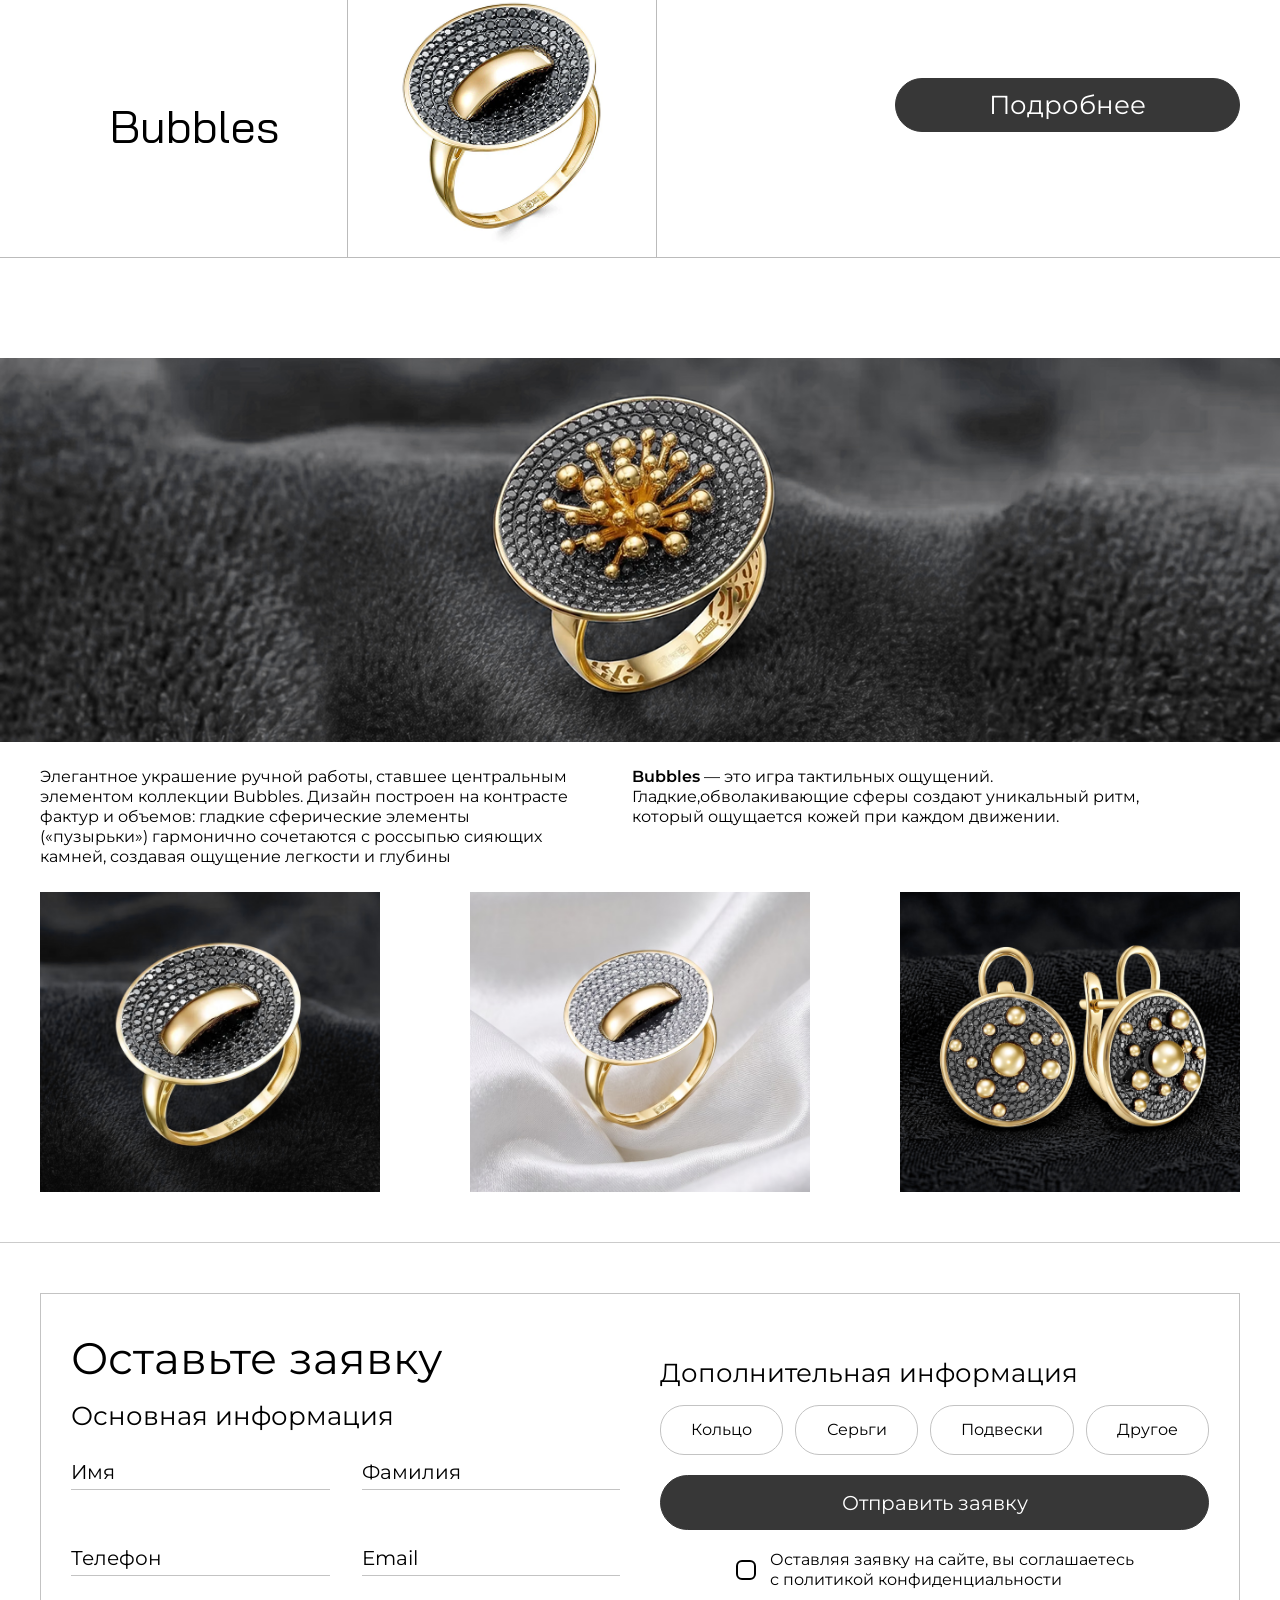
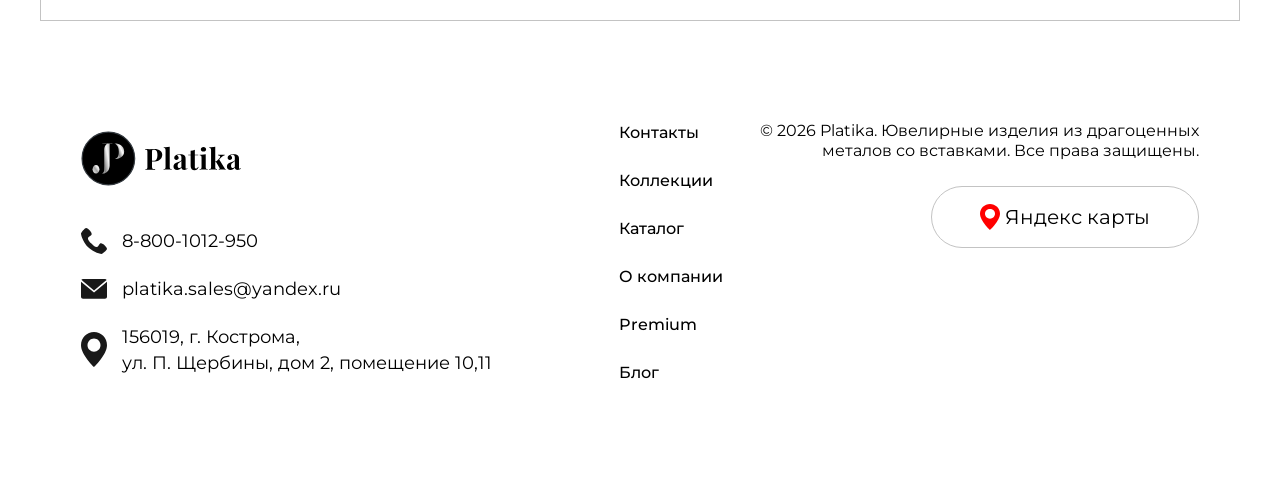
<file: html/collect-item.html>
<!DOCTYPE html>
<html lang="ru">
<head>
  <meta charset="UTF-8">
  <meta name="viewport" content="width=device-width, initial-scale=1.0">
  <link rel="stylesheet" href="../css/style.css">
  <link rel="stylesheet" href="../css/header.css">
  <link rel="stylesheet" href="../css/footer.css">
  <link rel="stylesheet" href="../css/collect-item.css">
  <link rel="stylesheet" href="../css/form.css">
  <title>Страница коллекции</title>
</head>
<body>
  
  <header>
    <div class="header-wrapper header-desktop">
      <div class="header-content">
        <a class="header__logo-wrapper">
          <img class="header__logo-img" src="../src/logo.svg" alt="">
        </a>
        <div class="header__links-wrapper">
          <a href="" class="header__link">Контакты</a>
          <a href="" class="header__link">Коллеекция</a>
          <a href="" class="header__link">О компании</a>
          <a href="" class="header__link">Блог</a>
          <button type="button" class="btn header__button">Оставить заявку</button>
        </div>
      </div>
    </div>

    <div class="header-wrapper header-mob">
      <div class="header-content">
        <button id="header-mob-btn" type="button" class="btn header-mob-btn menu-open"><img src="../src/icons/menu__burger.svg" alt=""></button>
        <a class="header__logo-wrapper--mob">
          <img class="header__logo-img--mob" src="../src/logo.svg" alt="">
        </a>
      </div>
      <div class="header-menu-mob">
        <div class="header-menu-mob-up">
          <img class="header-menu-mob__close" src="../src/icons/burger_close.svg" alt="">
          <img class="header-menu-mob__logo" src="../src/logo.svg" alt="">
        </div>
        <div class="header-menu-mob-links-wrapper">
          <a href="" class="header-menu-mob-link">Контакты</a>
          <a href="" class="header-menu-mob-link">Колекции</a>
          <a href="" class="header-menu-mob-link">О компании</a>
          <a href="" class="header-menu-mob-link">Блог</a>
        </div>
        <button type="button" class="btn header-menu-mob-btn">Оставить заявку</button>
      </div>
    </div>
  </header>

  <main>

    <section class="cip-head-section">
      <div class="cip-border">
        <div class="content-area">
          <div class="cip-content">
            <div class="cip-collect-description-wrapper">
              <div class="cip-crumbs-wrapper">
                <a href="" class="cip-crumb">Главная</a>
                <hr class="cip-crumbs-devider">
                <a href="" class="cip-crumb">Коллекции</a>
                <hr class="cip-crumbs-devider">
                <a href="" class="cip-crumb">Bubbles</a>
              </div>
              <h1 class="cip-collect-label">Bubbles</h1>
              <p class="cip-collect-description">
                Представьте легкость воздуха и игру солнечных бликов на поверхности воды. Коллекция Bubbles — это ода спонтанности и радости жизни.
                <br><br>
                Каждое украшение наполнено динамикой: объемные элементы, напоминающие жемчужные пузырьки, создают неповторимый 3D-эффект, который оживает при каждом вашем движении.
              </p>
              <button type="button" class="btn cip-collect-button-form">Оставить заявку</button>
            </div>
            <div class="cip-collect-img-table-wrapper">
              <div class="cip-imgs-table__item">
                <p class="cip-item__name cip-font-allura">Bubbles</p>
              </div>
              <div class="cip-imgs-table__item">
                <img class="cip-heaed-item__img" src="../src/collection-item/bubbles_head_1.png" alt="">
              </div>
              <div class="cip-imgs-table__item">
                <img class="cip-heaed-item__img" src="../src/collection-item/bubbles_head_2.png" alt="">
              </div>
              <div class="cip-imgs-table__item">
                <p class="cip-heaed-item__name cip-font-bebas">Bubbles</p>
              </div>
            </div>
          </div>
        </div>
      </div>
    </section>

    <div class="cip-item-section">
      <div class="cip-border">
        <div class="content-area">
          <div class="cip-item-wrapper cip-item-info--end">

            <div class="cip-item-img-table-wrapper-left">
              <div class="cip-item-table__item cip-item-table__item--left">
                <img class="cip-item__img" src="../src/collection-item/product_ring-1_1.png" alt="">
              </div>
              <div class="cip-item-table__item cip-item-table__item--left">
                <p class="cip-item__name cip-font-allan">Bubbles</p>
              </div>
              <div class="cip-item-table__item cip-item-table__item--left">
                <p class="cip-item__name cip-font-amarante">Bubbles</p>
              </div>
              <div class="cip-item-table__item cip-item-table__item--left">
                <img class="cip-item__img" src="../src/collection-item/product_ring-1_2.png" alt="">
              </div>
            </div>
             
            <div class="cip-item-info cip-item-info-right">
              <p class="cip-item-info__name">Название изделия</p>
              <p class="cip-item-info__description">Описание изделия</p>
              <button type="button" class="btn cip-item__button">Подробнее</button>
            </div>

          </div>
        </div>
      </div>
    </div>

    <div class="cip-item-section">
      <div class="cip-border">
        <div class="content-area">
          <div class="cip-item-wrapper cip-item-info--start">

            <div class="cip-item-info cip-item-info-left">
              <p class="cip-item-info__name">Название изделия</p>
              <p class="cip-item-info__description">Описание изделия</p>
              <button type="button" class="btn cip-item__button">Подробнее</button>
            </div>

            <div class="cip-item-img-table-wrapper-right">
              <div class="cip-item-table__item cip-item-table__item--right">
                <p class="cip-item__name cip-font-arizona">Bubbles</p>
              </div>
              <div class="cip-item-table__item cip-item-table__item--right">
                <img class="cip-item__img" src="../src/collection-item/product_ring-2_1.png" alt="">
              </div>
              <div class="cip-item-table__item cip-item-table__item--right">
                <img class="cip-item__img" src="../src/collection-item/product_ring-2_2.png" alt="">
              </div>
              <div class="cip-item-table__item cip-item-table__item--right">
                <p class="cip-item__name cip-font-baloo">Bubbles</p>
              </div>
            </div>

          </div>
        </div>
      </div>
    </div>

    <div class="cip-item-section">
      <div class="cip-border">
        <div class="content-area">
          <div class="cip-item-wrapper cip-item-info--end">

            <div class="cip-item-img-table-wrapper-left">
              <div class="cip-item-table__item cip-item-table__item--left">
                <img class="cip-item__img" src="../src/collection-item/product_ring-3_1.png" alt="">
              </div>
              <div class="cip-item-table__item cip-item-table__item--left">
                <p class="cip-item__name cip-font-arbat">Bubbles</p>
              </div>
              <div class="cip-item-table__item cip-item-table__item--left">
                <p class="cip-item__name cip-font-bai">Bubbles</p>
              </div>
              <div class="cip-item-table__item cip-item-table__item--left">
                <img class="cip-item__img" src="../src/collection-item/product_ring-3_2.png" alt="">
              </div>
            </div>
             
            <div class="cip-item-info cip-item-info-right">
              <p class="cip-item-info__name">Название изделия</p>
              <p class="cip-item-info__description">Описание изделия</p>
              <button type="button" class="btn cip-item__button">Подробнее</button>
            </div>

          </div>
        </div>
      </div>
    </div>

    <div class="cip-item-section">
      <div class="cip-border">
        <div class="content-area">
          <div class="cip-item-wrapper cip-item-info--start">

            <div class="cip-item-info cip-item-info-left">
              <p class="cip-item-info__name">Название изделия</p>
              <p class="cip-item-info__description">Описание изделия</p>
              <button type="button" class="btn cip-item__button">Подробнее</button>
            </div>

            <div class="cip-item-img-table-wrapper-right">
              <div class="cip-item-table__item cip-item-table__item--right">
                <p class="cip-item__name cip-font-bruno-ace">Bubbles</p>
              </div>
              <div class="cip-item-table__item cip-item-table__item--right">
                <img class="cip-item__img" src="../src/collection-item/product_ring-4_1.png" alt="">
              </div>
              <div class="cip-item-table__item cip-item-table__item--right">
                <img class="cip-item__img" src="../src/collection-item/product_ring-4_2.png" alt="">
              </div>
              <div class="cip-item-table__item cip-item-table__item--right">
                <p class="cip-item__name cip-font-delius">Bubbles</p>
              </div>
            </div>

          </div>
        </div>
      </div>
    </div>

    <div class="cip-item-section">
      <div class="cip-border">
        <div class="content-area">
          <div class="cip-item-wrapper cip-item-info--end">

            <div class="cip-item-img-table-wrapper-left">
              <div class="cip-item-table__item cip-item-table__item--left">
                <img class="cip-item__img" src="../src/collection-item/product_ring-5_1.png" alt="">
              </div>
              <div class="cip-item-table__item cip-item-table__item--left">
                <p class="cip-item__name cip-font-arbat">Bubbles</p>
              </div>
              <div class="cip-item-table__item cip-item-table__item--left">
                <p class="cip-item__name cip-font-bai">Bubbles</p>
              </div>
              <div class="cip-item-table__item cip-item-table__item--left">
                <img class="cip-item__img" src="../src/collection-item/product_ring-5_2.png" alt="">
              </div>
            </div>
             
            <div class="cip-item-info cip-item-info-right">
              <p class="cip-item-info__name">Название изделия</p>
              <p class="cip-item-info__description">Описание изделия</p>
              <button type="button" class="btn cip-item__button">Подробнее</button>
            </div>

          </div>
        </div>
      </div>
    </div>

    <section class="cip-img-section">
      <img class="cip-img" src="../src/back_img.png" alt="">
    </section>

    <section class="cip-text-img-section">
      <div class="content-area">
        <div class="cip-text-img-wrapper">
          <div class="cip-text-wrapper">
            <p class="cip-description-collection">Элегантное украшение ручной работы, ставшее центральным элементом коллекции Bubbles. Дизайн построен на контрасте фактур и объемов: гладкие сферические элементы («пузырьки») гармонично сочетаются с россыпью сияющих камней, создавая ощущение легкости и глубины</p>
            <p class="cip-description-collection--2"><span class="cip-description-collection--2--bold">Bubbles</span> — это игра тактильных ощущений. Гладкие,обволакивающие сферы создают уникальный ритм, который ощущается кожей при каждом движении.</p>
          </div>
          <div class="cip-img-wrapper">
            <img class="cip-description-img" src="../src/collection-item/description-img-1.png" alt="">
            <img class="cip-description-img" src="../src/collection-item/description-img-2.png" alt="">
            <img class="cip-description-img" src="../src/collection-item/description-img-3.png" alt="">
          </div>
        </div>
      </div>
    </section>

    <hr class="page-devider">

    <div class="form-section" id="form-section">
      <div class="content-area">
        <form action="" method="get" autocomplete="off" class="form-wrapper" data-form novalidate>
          <div class="form-inputs-wrapper">
            <p class="form__label">Оставьте заявку</p>
            <div class="form-fields-wrapper">
              <p class="feilds__label">Основная информация</p>
              <div class="fields-wrapper">
                <div class="field-wrapper" data-field-wrapper>
                  <input type="text" name="name" class="form__field" placeholder="Имя" autocomplete="off" data-field data-required>
                </div>
                <div class="field-wrapper" data-field-wrapper>
                  <input type="text" name="surname" class="form__field" placeholder="Фамилия" autocomplete="off" data-field data-required>
                </div>
                <div class="field-wrapper" data-field-wrapper>
                  <input type="tel" name="phone" class="form__field" placeholder="Телефон" autocomplete="off" inputmode="tel" data-field data-required data-phone>
                </div>
                <div class="field-wrapper" data-field-wrapper>
                  <input type="email" name="email" class="form__field" placeholder="Email" autocomplete="off" data-field data-required data-email>
                </div>
              </div>
            </div>
          </div>
          <div class="form-buttons-wrapper">
            <div class="form-addit-info">
              <p class="form-addit-info__label" data-addit-label>Дополнительная информация</p>
              <div class="form-addit-info-btns-wrapper">
                <button type="button" class="btn form-addit-info__btn btn-form-addit" data-addit-btn>Кольцо</button>
                <button type="button" class="btn form-addit-info__btn btn-form-addit" data-addit-btn>Серьги</button>
                <button type="button" class="btn form-addit-info__btn btn-form-addit" data-addit-btn>Подвески</button>
                <button type="button" class="btn form-addit-info__btn btn-form-addit" data-addit-btn>Другое</button>
              </div>
            </div>
            <button type="submit" class="btn form-btn-submit">Отправить заявку</button>
            <div class="form-checkbox-wrapper">
              <input type="checkbox" id="privacy" class="form__checkbox" data-checkbox>
              <label for="privacy" class="form-checkbox-label" data-checkbox-label>
                <span class="form-checkbox-label__text">
                  Оставляя заявку на сайте, вы соглашаетесь<br>с политикой конфиденциальности
                </span>
              </label>
            </div>
          </div>
          </form>
      </div>
    </div>

  </main>


  <footer class="footer-wrapper">
    <div class="footer-content">
      <div class="footer-logo-contacts-links">
        <div class="footer-logo-contacts-wrapper">
          <img class="footer__logo" src="../src/logo.svg" alt="">
          <div class="footer-contacts__wrapper">
            <div class="footer-contact-wrapper">
              <img class="footer-contact__img" src="../src/icons/tel.svg" alt="">
              <a href="" class="footer-contact__text">8-800-1012-950</a>
            </div>
            <div class="footer-contact-wrapper">
              <img class="footer-contact__img" src="../src/icons/mail.svg" alt="">
              <a href="" class="footer-contact__text">platika.sales@yandex.ru</a>
            </div>
            <div class="footer-contact-wrapper">
              <img class="footer-contact__img" src="../src/icons/map.svg" alt="">
              <p class="footer-contact__text">156019, г. Кострома,<br>ул. П. Щербины, дом 2, помещение 10,11<p>
            </div>
          </div>
        </div>
        <div class="footer-links-wrapper">
          <a href="" class="footer-link">Контакты</a>
          <a href="" class="footer-link">Коллекции</a>
          <a href="" class="footer-link">Каталог</a>
          <a href="" class="footer-link">О компании</a>
          <a href="" class="footer-link">Premium</a>
          <a href="" class="footer-link">Блог</a>
        </div>
      </div>
      <div class="footer-copyright-maps">
        <p class="footer_copyright">© 2026 Platika. Ювелирные изделия из драгоценных<br>металов со вставками. Все права защищены.</p>
        <button type="button" class="btn footer-btn-maps">
          <img class="footer-btn-maps__icon" src="../src/icons/ya-maps.svg" alt="">
          <p class="footer-btn-maps__label">Яндекс карты</p>
        </button>
      </div>
    </div>
  </footer>

  <script src="../js/chooseAdditionalInfoForm.js"></script>
  <script src="../js/openHeaderMenu.js"></script>
  <script src="../js/formVaslidate.js"></script>
</body>
</html>
</file>
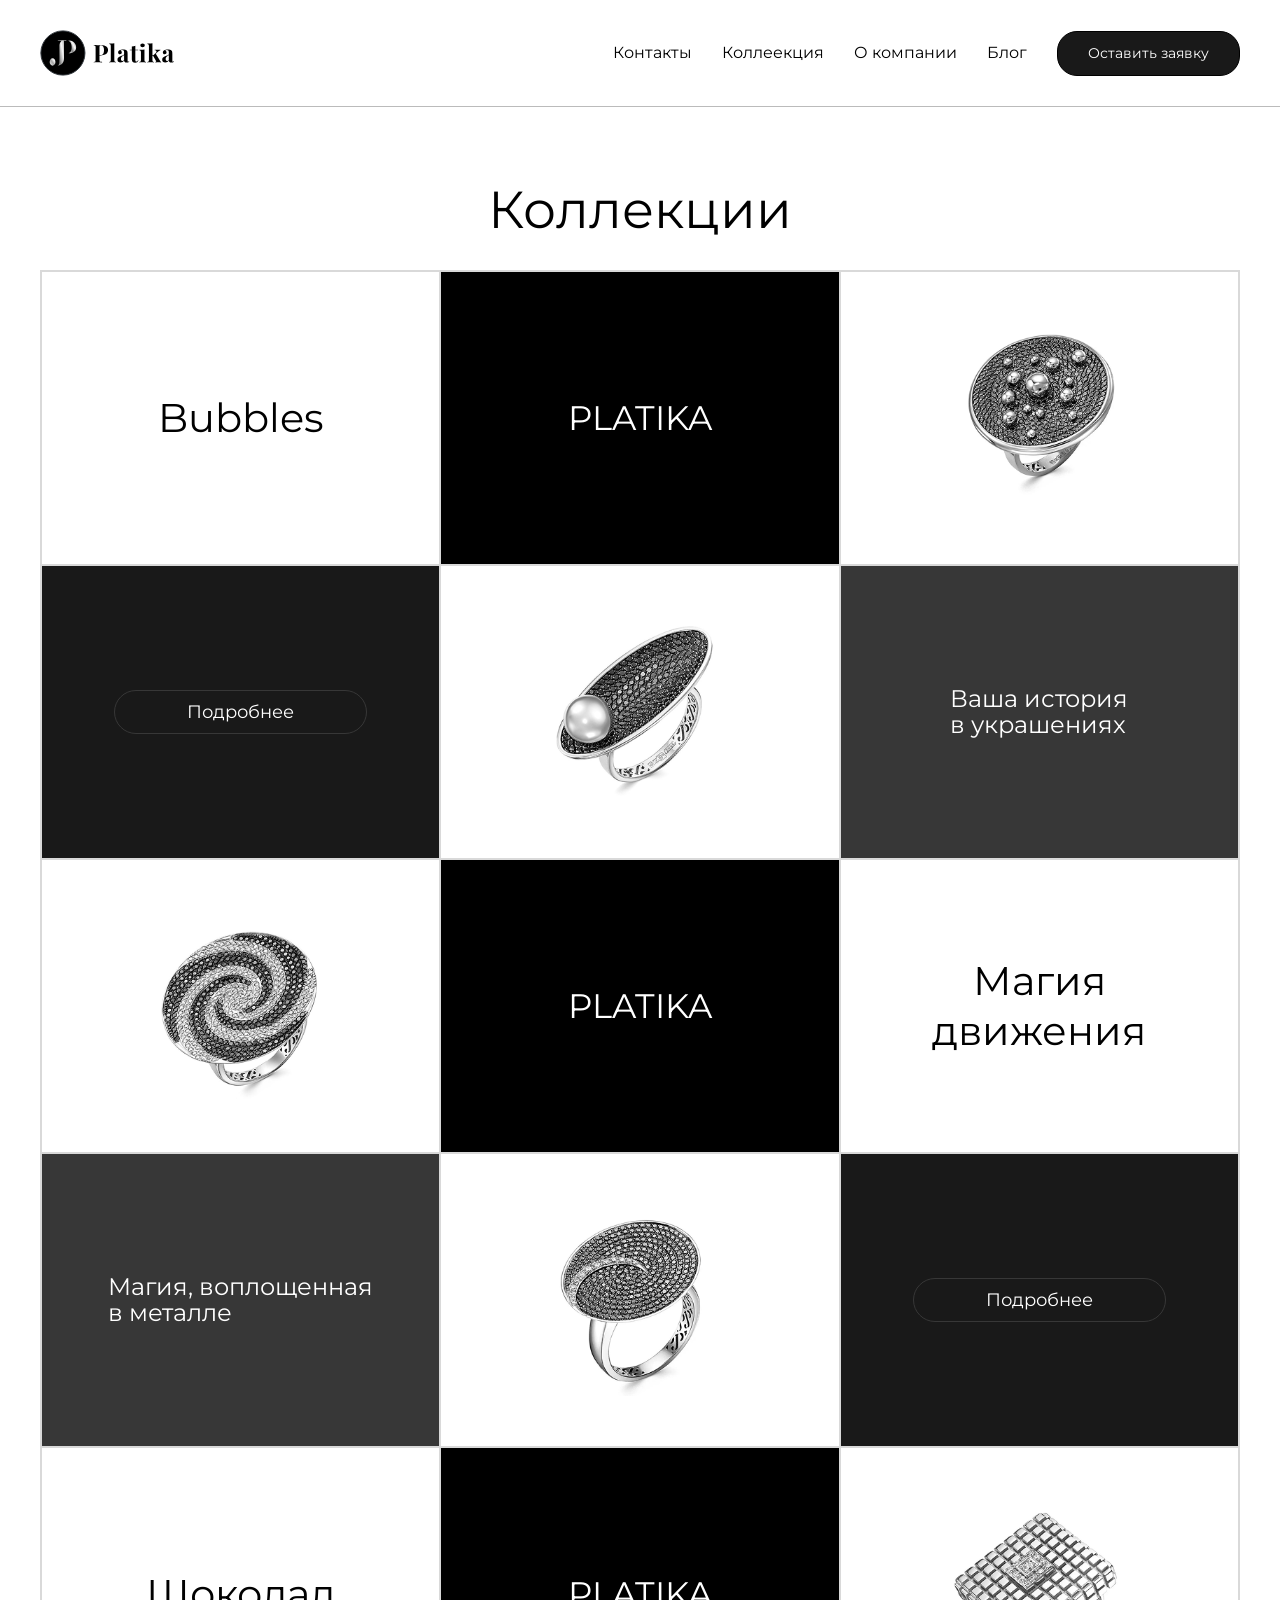
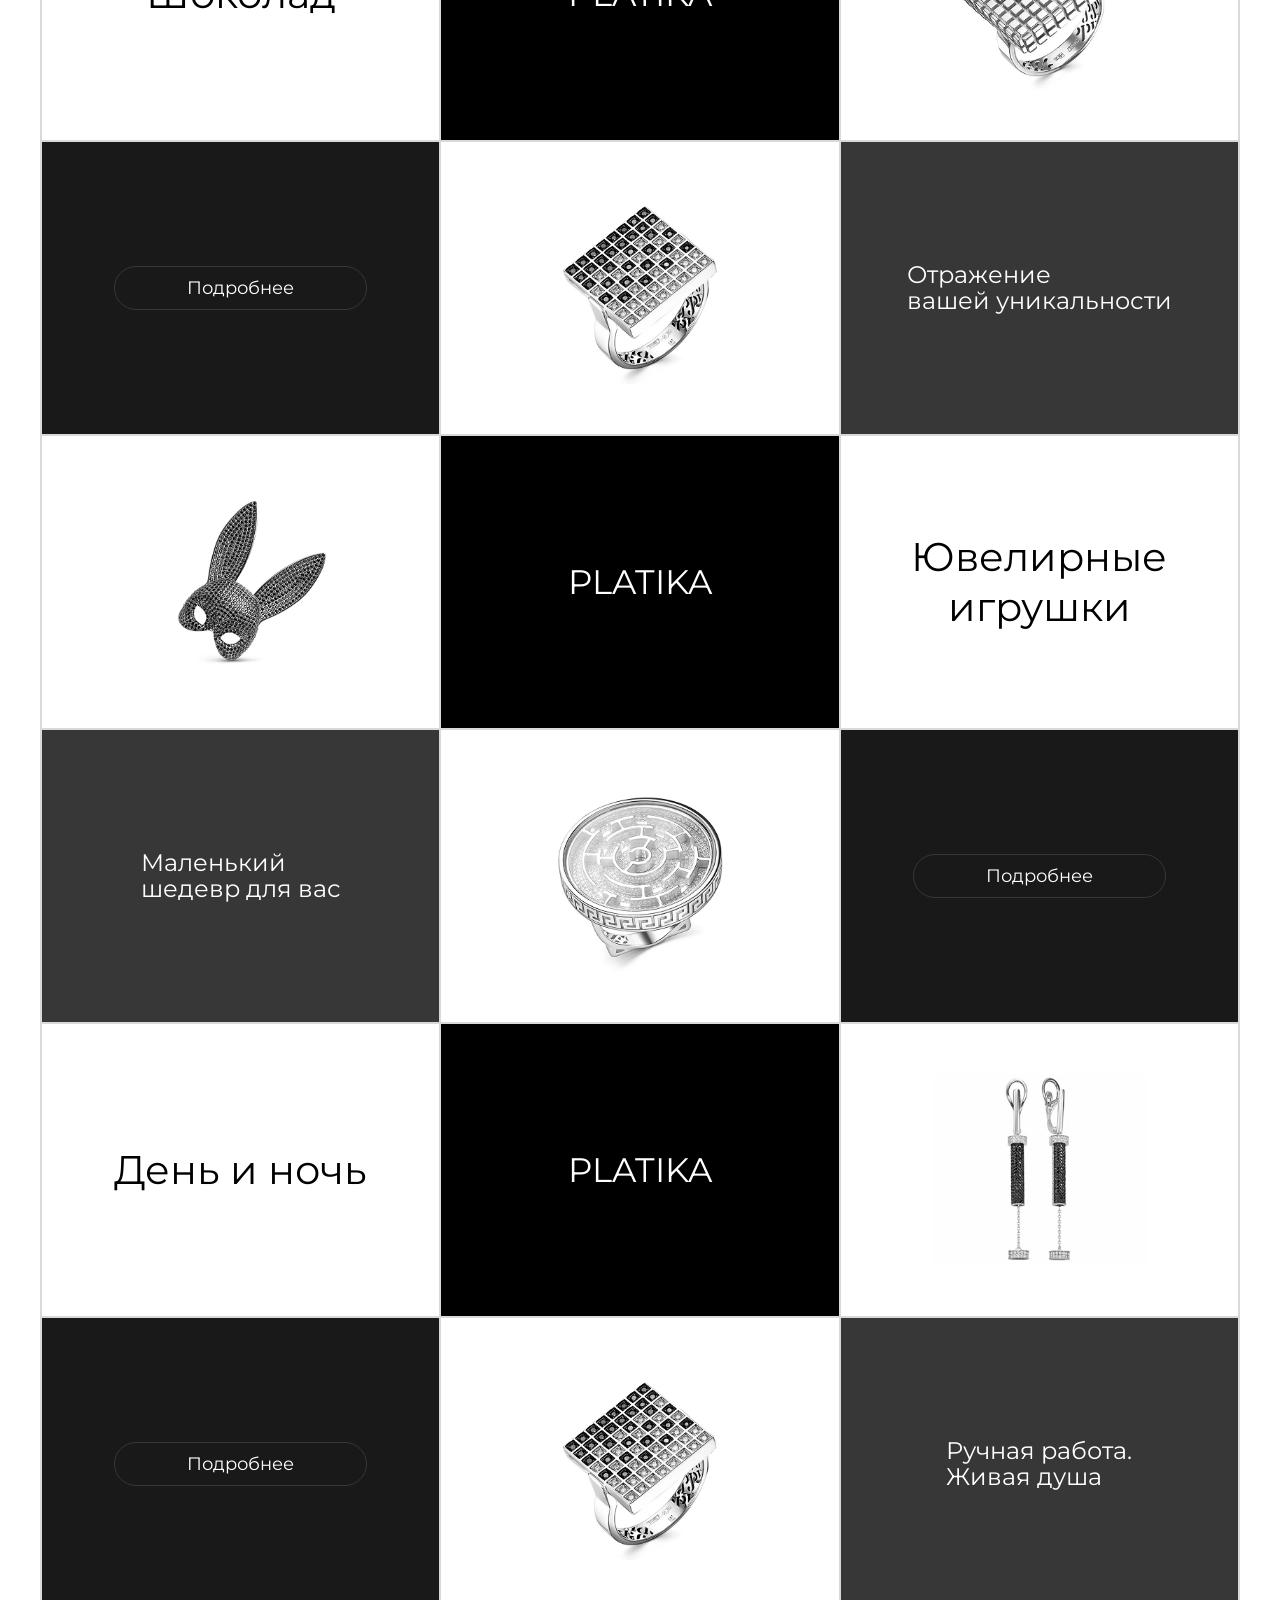
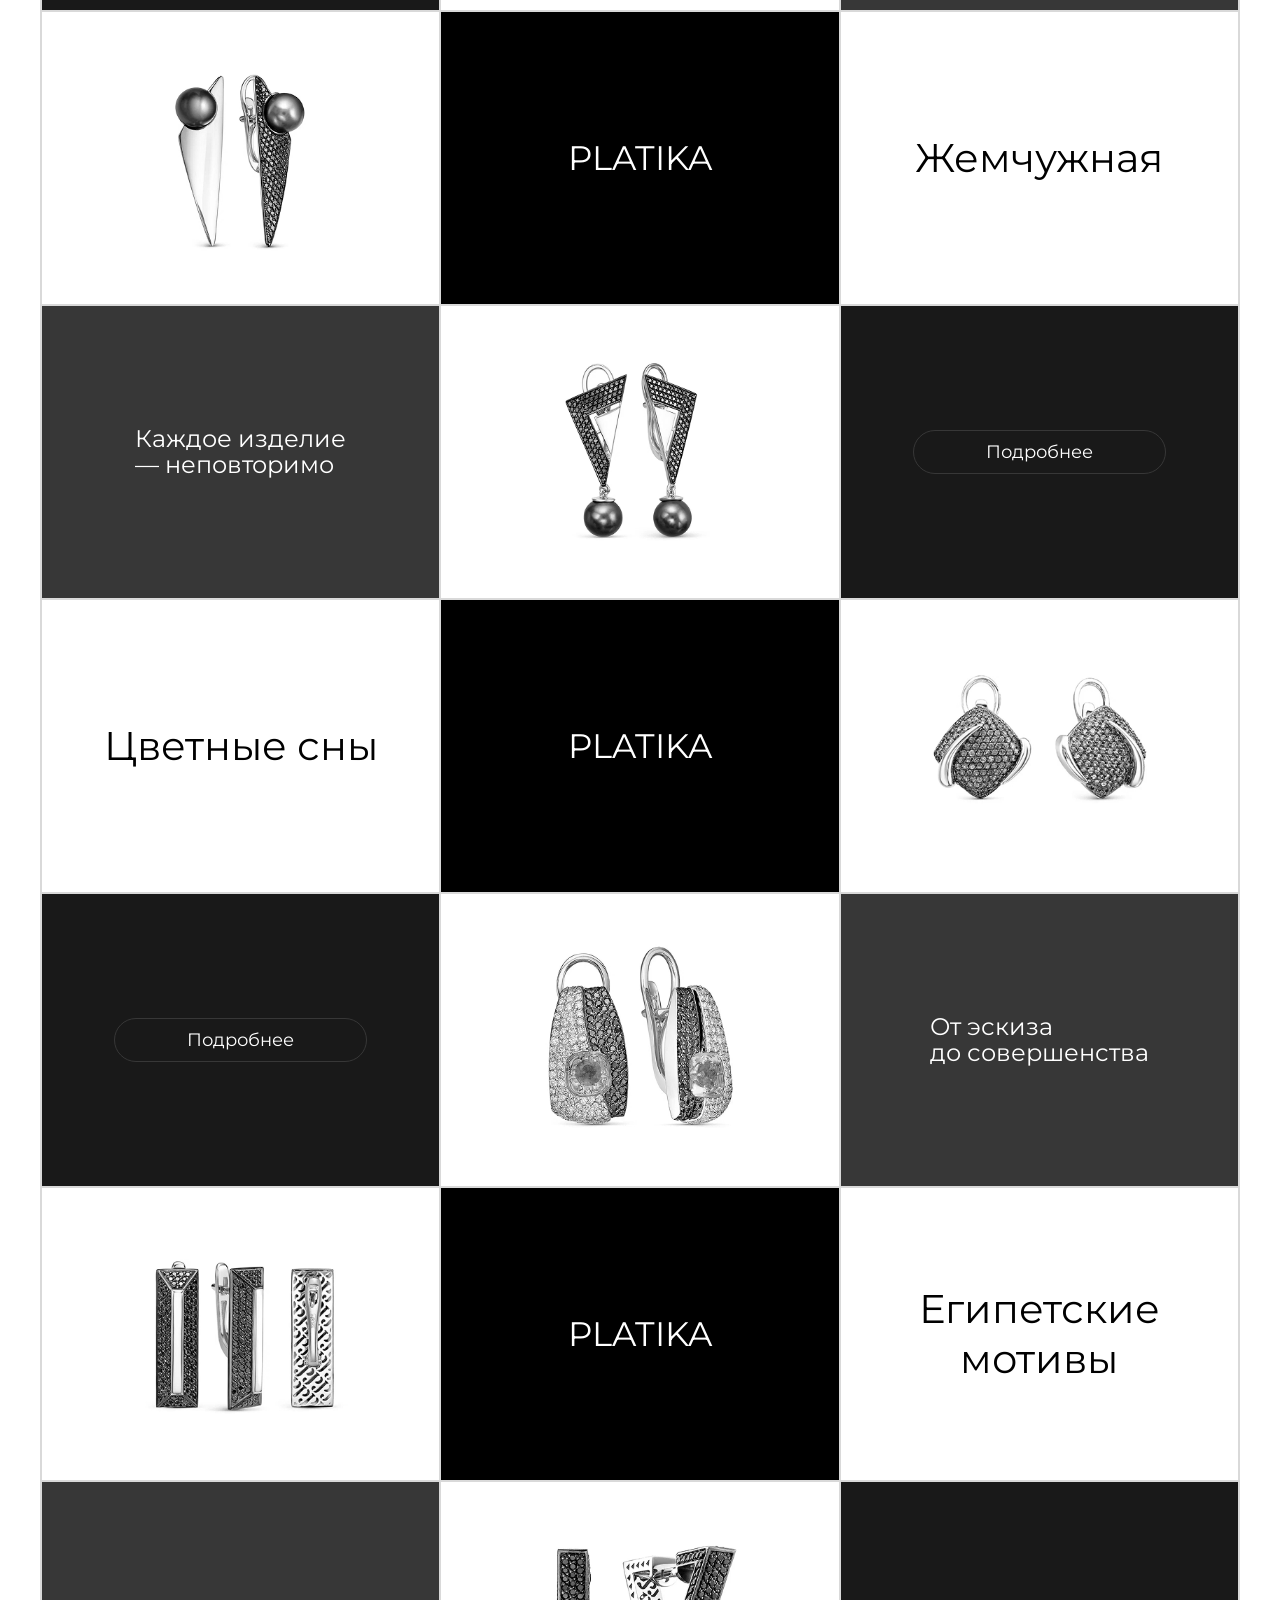
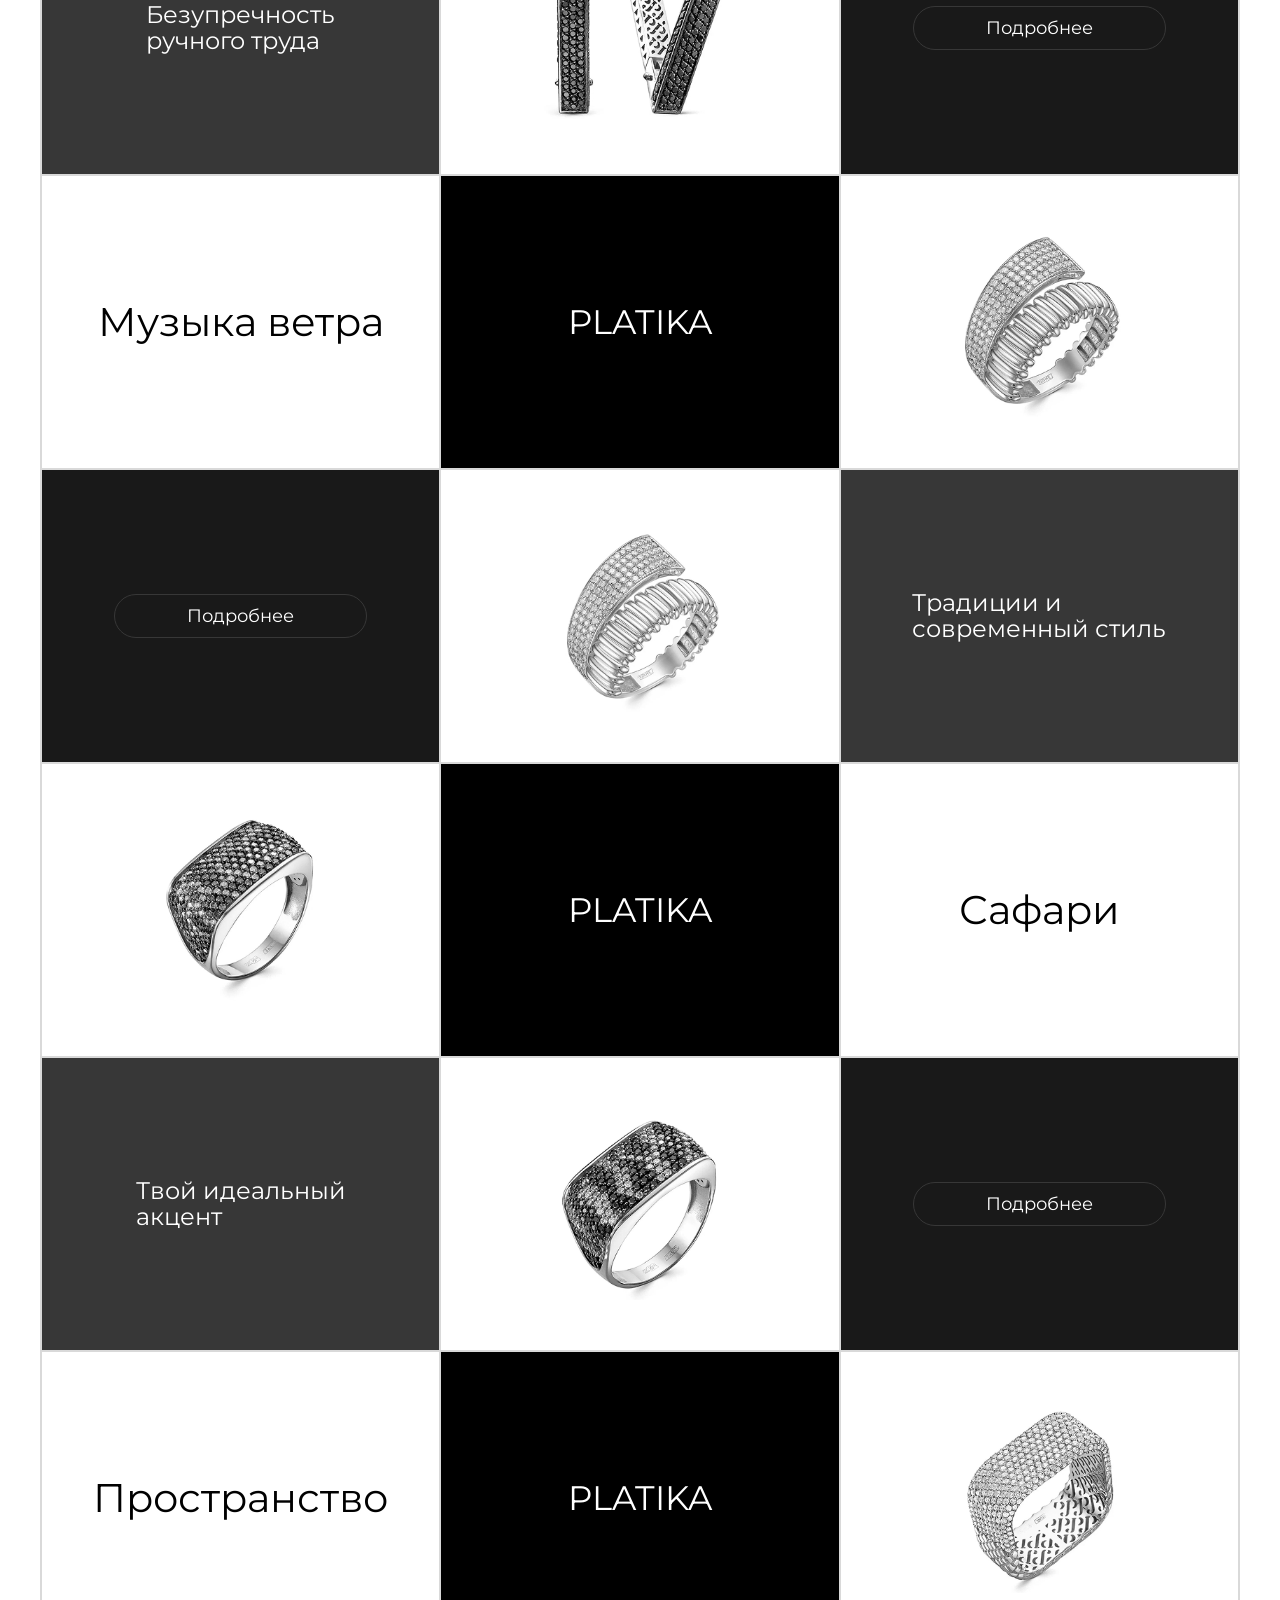
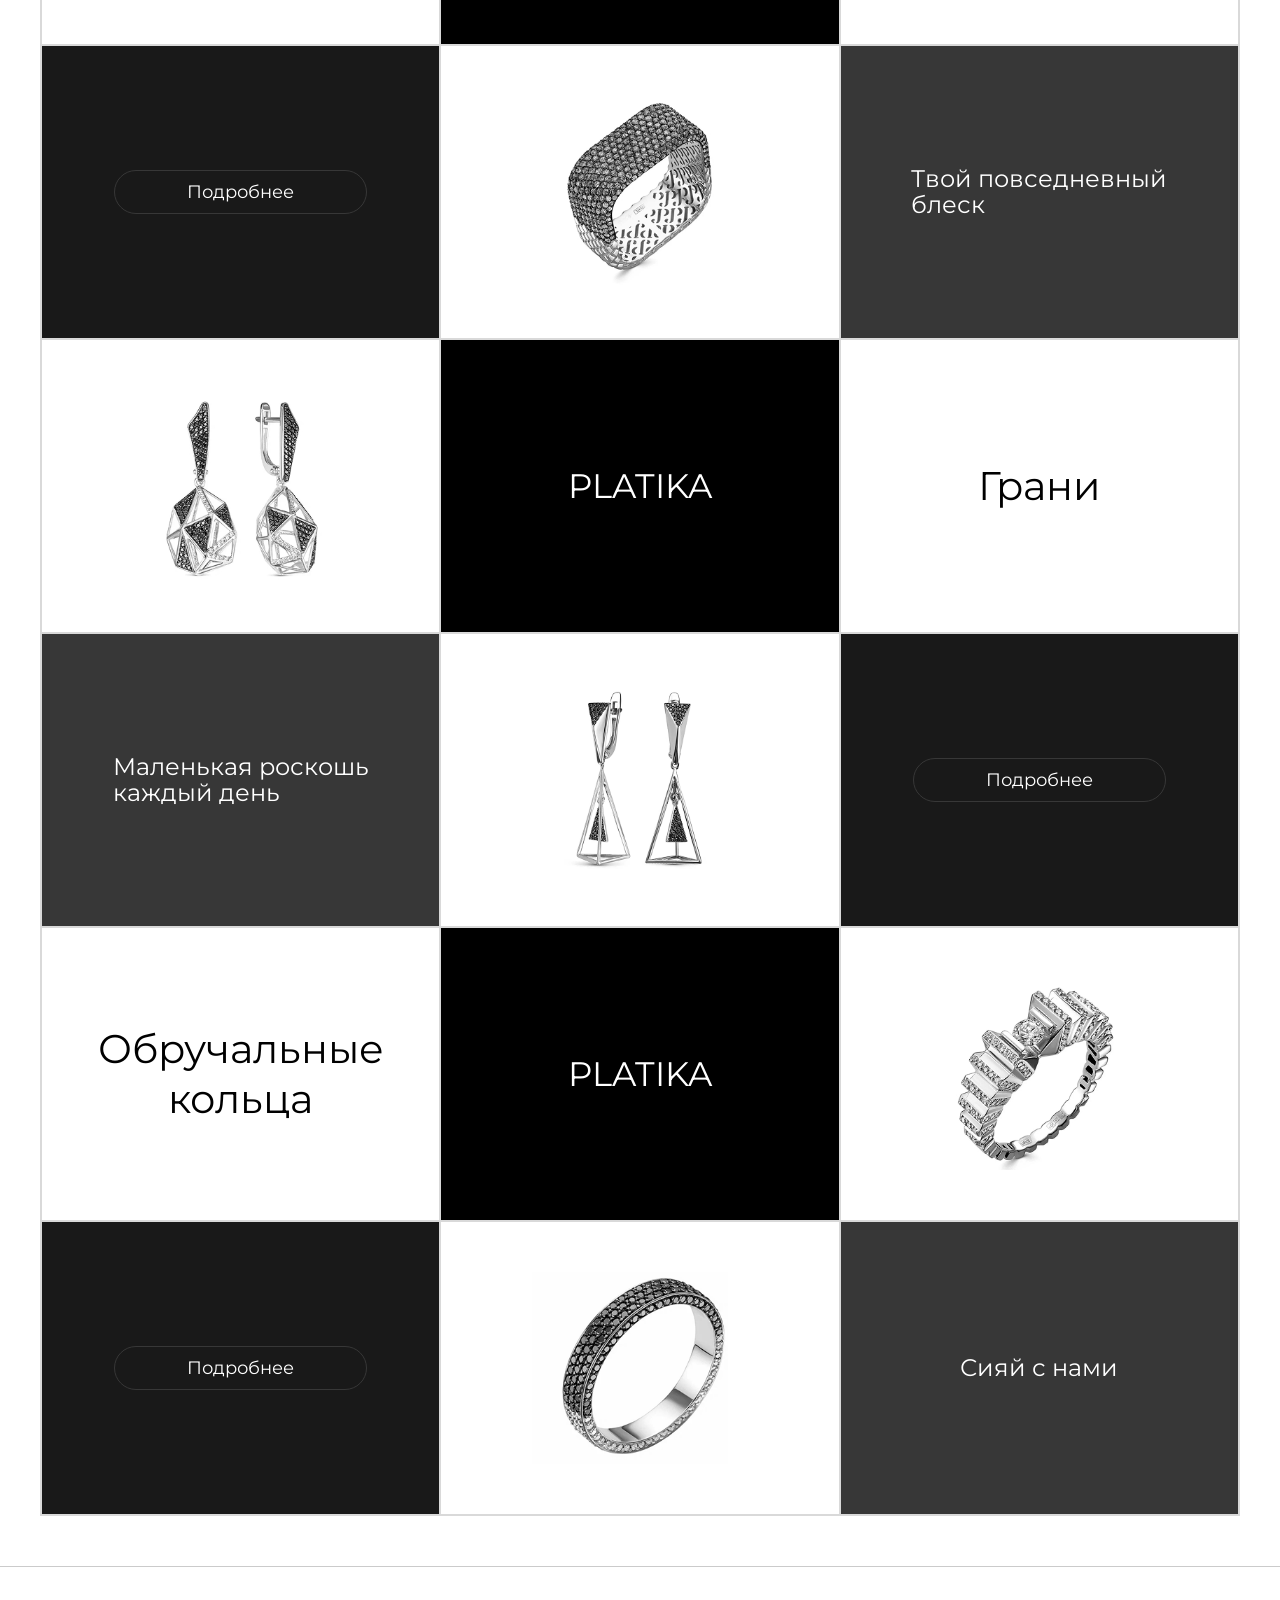
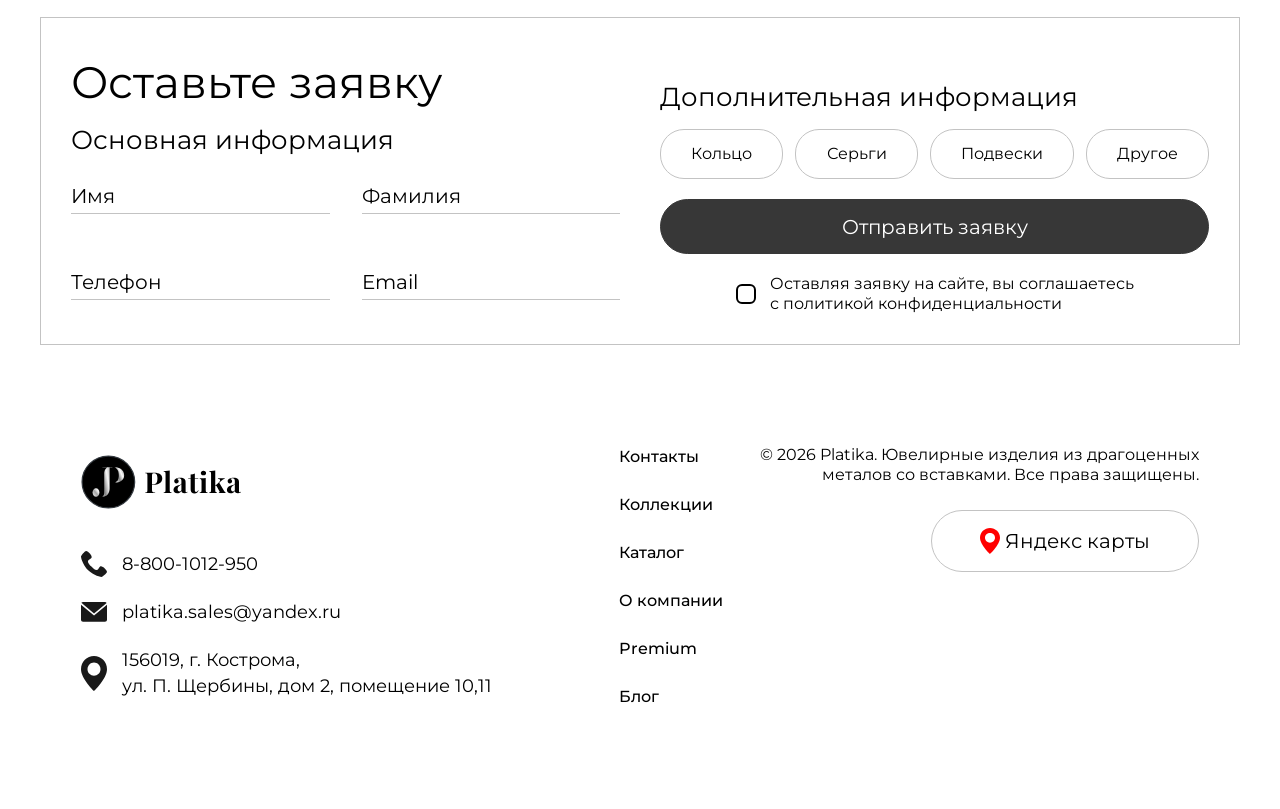
<file: html/collections.html>
<!DOCTYPE html>
<html lang="ru">
<head>
  <meta charset="UTF-8">
  <meta name="viewport" content="width=device-width, initial-scale=1.0">
  <link rel="stylesheet" href="../css/style.css">
  <link rel="stylesheet" href="../css/header.css">
  <link rel="stylesheet" href="../css/footer.css">
  <link rel="stylesheet" href="../css/collections.css">
  <link rel="stylesheet" href="../css/form.css">
  <title>Коллекция</title>
</head>
<body>
  
  <header>
    <div class="header-wrapper header-desktop">
      <div class="header-content">
        <a class="header__logo-wrapper">
          <img class="header__logo-img" src="../src/logo.svg" alt="">
        </a>
        <div class="header__links-wrapper">
          <a href="" class="header__link">Контакты</a>
          <a href="" class="header__link">Коллеекция</a>
          <a href="" class="header__link">О компании</a>
          <a href="" class="header__link">Блог</a>
          <button type="button" class="btn header__button">Оставить заявку</button>
        </div>
      </div>
    </div>

    <div class="header-wrapper header-mob">
      <div class="header-content">
        <button id="header-mob-btn" type="button" class="btn header-mob-btn menu-open"><img src="../src/icons/menu__burger.svg" alt=""></button>
        <a class="header__logo-wrapper--mob">
          <img class="header__logo-img--mob" src="../src/logo.svg" alt="">
        </a>
      </div>
      <div class="header-menu-mob">
        <div class="header-menu-mob-up">
          <img class="header-menu-mob__close" src="../src/icons/burger_close.svg" alt="">
          <img class="header-menu-mob__logo" src="../src/logo.svg" alt="">
        </div>
        <div class="header-menu-mob-links-wrapper">
          <a href="" class="header-menu-mob-link">Контакты</a>
          <a href="" class="header-menu-mob-link">Колекции</a>
          <a href="" class="header-menu-mob-link">О компании</a>
          <a href="" class="header-menu-mob-link">Блог</a>
        </div>
        <button type="button" class="btn header-menu-mob-btn">Оставить заявку</button>
      </div>
    </div>
  </header>
  
  <main>

    <section class="collect-head-section">
      <div class="content-area">
        <h1 class="collect-head-label">Коллекции</h1>
      </div>
    </section>

    <section class="collect-content-section">
      <div class="content-area">
        <div class="collect-content">

          <div class="collect-items-wrapper ci-template-1">
            <div class="collect-item collect-item-name-wrapper">
              <p class="collect-item-name">Bubbles</p>
            </div>
            <div class="collect-item collect-logo-item">
              <p class="collect-logo-item-name">Platika</p>
            </div>
            <div class="collect-item">
              <img class="collect-item-img collect-black-filter" src="../src/collections/bubbles_1.png" alt="">
            </div>
            <div class="collect-item collect-item-btn-wraper">
              <button type="button" class="btn collect-item-btn">Подробнее</button>
            </div>
            <div class="collect-item">
              <img class="collect-item-img collect-black-filter" src="../src/collections/bubbles_2.png" alt="">
            </div>
            <div class="collect-item collect-item-description">
              <p class="collect-item-description-text">Ваша история<br>в украшениях</p>
            </div>
          </div>

          <div class="collect-items-wrapper ci-template-2">
            <div class="collect-item">
              <img class="collect-item-img collect-black-filter" src="../src/collections/magic_1.png" alt="">
            </div>
            <div class="collect-item collect-logo-item">
              <p class="collect-logo-item-name">Platika</p>
            </div>
            <div class="collect-item collect-item-name-wrapper">
              <p class="collect-item-name">Магия<br>движения</p>
            </div>
            <div class="collect-item collect-item-description">
              <p class="collect-item-description-text">Магия, воплощенная<br>в металле</p>
            </div>
            <div class="collect-item">
              <img class="collect-item-img collect-black-filter" src="../src/collections/magic_2.png" alt="">
            </div>
            <div class="collect-item collect-item-btn-wraper">
              <button type="button" class="btn collect-item-btn">Подробнее</button>
            </div>
          </div>

          <div class="collect-items-wrapper ci-template-1">
            <div class="collect-item collect-item-name-wrapper">
              <p class="collect-item-name">Шоколад</p>
            </div>
            <div class="collect-item collect-logo-item">
              <p class="collect-logo-item-name">Platika</p>
            </div>
            <div class="collect-item">
              <img class="collect-item-img collect-black-filter" src="../src/collections/chocolate_1.png" alt="">
            </div>
            <div class="collect-item collect-item-btn-wraper">
              <button type="button" class="btn collect-item-btn">Подробнее</button>
            </div>
            <div class="collect-item">
              <img class="collect-item-img collect-black-filter" src="../src/collections/chocolate_2.png" alt="">
            </div>
            <div class="collect-item collect-item-description">
              <p class="collect-item-description-text">Отражение<br>вашей уникальности</p>
            </div>
          </div>

          <div class="collect-items-wrapper ci-template-2">
            <div class="collect-item">
              <img class="collect-item-img collect-black-filter" src="../src/collections/toys_1.png" alt="">
            </div>
            <div class="collect-item collect-logo-item">
              <p class="collect-logo-item-name">Platika</p>
            </div>
            <div class="collect-item collect-item-name-wrapper">
              <p class="collect-item-name">Ювелирные<br>игрушки</p>
            </div>
            <div class="collect-item collect-item-description">
              <p class="collect-item-description-text">Маленький<br>шедевр для вас</p>
            </div>
            <div class="collect-item">
              <img class="collect-item-img collect-black-filter" src="../src/collections/toys_2.png" alt="">
            </div>
            <div class="collect-item collect-item-btn-wraper">
              <button type="button" class="btn collect-item-btn">Подробнее</button>
            </div>
          </div>

          <div class="collect-items-wrapper ci-template-1">
            <div class="collect-item collect-item-name-wrapper">
              <p class="collect-item-name">День и ночь</p>
            </div>
            <div class="collect-item collect-logo-item">
              <p class="collect-logo-item-name">Platika</p>
            </div>
            <div class="collect-item">
              <img class="collect-item-img collect-black-filter" src="../src/collections/day-night_1.png" alt="">
            </div>
            <div class="collect-item collect-item-btn-wraper">
              <button type="button" class="btn collect-item-btn">Подробнее</button>
            </div>
            <div class="collect-item">
              <img class="collect-item-img collect-black-filter" src="../src/collections/day-night_2.png" alt="">
            </div>
            <div class="collect-item collect-item-description">
              <p class="collect-item-description-text">Ручная работа.<br>Живая душа</p>
            </div>
          </div>

          <div class="collect-items-wrapper ci-template-2">
            <div class="collect-item">
              <img class="collect-item-img collect-black-filter" src="../src/collections/pearl_1.png" alt="">
            </div>
            <div class="collect-item collect-logo-item">
              <p class="collect-logo-item-name">Platika</p>
            </div>
            <div class="collect-item collect-item-name-wrapper">
              <p class="collect-item-name">Жемчужная</p>
            </div>
            <div class="collect-item collect-item-description">
              <p class="collect-item-description-text">Каждое изделие<br>— неповторимо</p>
            </div>
            <div class="collect-item">
              <img class="collect-item-img collect-black-filter" src="../src/collections/pearl_2.png" alt="">
            </div>
            <div class="collect-item collect-item-btn-wraper">
              <button type="button" class="btn collect-item-btn">Подробнее</button>
            </div>
          </div>

          <div class="collect-items-wrapper ci-template-1">
            <div class="collect-item collect-item-name-wrapper">
              <p class="collect-item-name">Цветные сны</p>
            </div>
            <div class="collect-item collect-logo-item">
              <p class="collect-logo-item-name">Platika</p>
            </div>
            <div class="collect-item">
              <img class="collect-item-img collect-black-filter" src="../src/collections/color-dreams_1.png" alt="">
            </div>
            <div class="collect-item collect-item-btn-wraper">
              <button type="button" class="btn collect-item-btn">Подробнее</button>
            </div>
            <div class="collect-item">
              <img class="collect-item-img collect-black-filter" src="../src/collections/color-dreams_2.png" alt="">
            </div>
            <div class="collect-item collect-item-description">
              <p class="collect-item-description-text">От эскиза<br>до совершенства</p>
            </div>
          </div>

          <div class="collect-items-wrapper ci-template-2">
            <div class="collect-item">
              <img class="collect-item-img collect-black-filter" src="../src/collections/egypt_1.png" alt="">
            </div>
            <div class="collect-item collect-logo-item">
              <p class="collect-logo-item-name">Platika</p>
            </div>
            <div class="collect-item collect-item-name-wrapper">
              <p class="collect-item-name">Египетские<br>мотивы</p>
            </div>
            <div class="collect-item collect-item-description">
              <p class="collect-item-description-text">Безупречность<br>ручного труда</p>
            </div>
            <div class="collect-item">
              <img class="collect-item-img collect-black-filter" src="../src/collections/egypt_2.png" alt="">
            </div>
            <div class="collect-item collect-item-btn-wraper">
              <button type="button" class="btn collect-item-btn">Подробнее</button>
            </div>
          </div>

          <div class="collect-items-wrapper ci-template-1">
            <div class="collect-item collect-item-name-wrapper">
              <p class="collect-item-name">Музыка ветра</p>
            </div>
            <div class="collect-item collect-logo-item">
              <p class="collect-logo-item-name">Platika</p>
            </div>
            <div class="collect-item">
              <img class="collect-item-img collect-black-filter" src="../src/collections/wind-music_1.png" alt="">
            </div>
            <div class="collect-item collect-item-btn-wraper">
              <button type="button" class="btn collect-item-btn">Подробнее</button>
            </div>
            <div class="collect-item">
              <img class="collect-item-img collect-black-filter" src="../src/collections/wind-music_2.png" alt="">
            </div>
            <div class="collect-item collect-item-description">
              <p class="collect-item-description-text">Традиции и<br>современный стиль</p>
            </div>
          </div>

          <div class="collect-items-wrapper ci-template-2">
            <div class="collect-item">
              <img class="collect-item-img collect-black-filter" src="../src/collections/safari_1.png" alt="">
            </div>
            <div class="collect-item collect-logo-item">
              <p class="collect-logo-item-name">Platika</p>
            </div>
            <div class="collect-item collect-item-name-wrapper">
              <p class="collect-item-name">Сафари</p>
            </div>
            <div class="collect-item collect-item-description">
              <p class="collect-item-description-text">Твой идеальный<br>акцент</p>
            </div>
            <div class="collect-item">
              <img class="collect-item-img collect-black-filter" src="../src/collections/safari_2.png" alt="">
            </div>
            <div class="collect-item collect-item-btn-wraper">
              <button type="button" class="btn collect-item-btn">Подробнее</button>
            </div>
          </div>

          <div class="collect-items-wrapper ci-template-1">
            <div class="collect-item collect-item-name-wrapper">
              <p class="collect-item-name">Пространство</p>
            </div>
            <div class="collect-item collect-logo-item">
              <p class="collect-logo-item-name">Platika</p>
            </div>
            <div class="collect-item">
              <img class="collect-item-img collect-black-filter" src="../src/collections/space_1.png" alt="">
            </div>
            <div class="collect-item collect-item-btn-wraper">
              <button type="button" class="btn collect-item-btn">Подробнее</button>
            </div>
            <div class="collect-item">
              <img class="collect-item-img collect-black-filter" src="../src/collections/space_2.png" alt="">
            </div>
            <div class="collect-item collect-item-description">
              <p class="collect-item-description-text">Твой повседневный<br>блеск</p>
            </div>
          </div>

          <div class="collect-items-wrapper ci-template-2">
            <div class="collect-item">
              <img class="collect-item-img collect-black-filter" src="../src/collections/facets_1.png" alt="">
            </div>
            <div class="collect-item collect-logo-item">
              <p class="collect-logo-item-name">Platika</p>
            </div>
            <div class="collect-item collect-item-name-wrapper">
              <p class="collect-item-name">Грани</p>
            </div>
            <div class="collect-item collect-item-description">
              <p class="collect-item-description-text">Маленькая роскошь<br>каждый день</p>
            </div>
            <div class="collect-item">
              <img class="collect-item-img collect-black-filter" src="../src/collections/facets_2.png" alt="">
            </div>
            <div class="collect-item collect-item-btn-wraper">
              <button type="button" class="btn collect-item-btn">Подробнее</button>
            </div>
          </div>

          <div class="collect-items-wrapper ci-template-1">
            <div class="collect-item collect-item-name-wrapper">
              <p class="collect-item-name">Обручальные кольца</p>
            </div>
            <div class="collect-item collect-logo-item">
              <p class="collect-logo-item-name">Platika</p>
            </div>
            <div class="collect-item">
              <img class="collect-item-img collect-black-filter" src="../src/collections/wedding-ring_1.png" alt="">
            </div>
            <div class="collect-item collect-item-btn-wraper">
              <button type="button" class="btn collect-item-btn">Подробнее</button>
            </div>
            <div class="collect-item">
              <img class="collect-item-img collect-black-filter" src="../src/collections/wedding-ring_2.png" alt="">
            </div>
            <div class="collect-item collect-item-description">
              <p class="collect-item-description-text">Сияй с нами</p>
            </div>
          </div>


        </div>
      </div>
    </section>

    <hr class="page-devider">

    <div class="form-section" id="form-section">
      <div class="content-area">
        <form action="" method="get" autocomplete="off" class="form-wrapper" data-form novalidate>
          <div class="form-inputs-wrapper">
            <p class="form__label">Оставьте заявку</p>
            <div class="form-fields-wrapper">
              <p class="feilds__label">Основная информация</p>
              <div class="fields-wrapper">
                <div class="field-wrapper" data-field-wrapper>
                  <input type="text" name="name" class="form__field" placeholder="Имя" autocomplete="off" data-field data-required>
                </div>
                <div class="field-wrapper" data-field-wrapper>
                  <input type="text" name="surname" class="form__field" placeholder="Фамилия" autocomplete="off" data-field data-required>
                </div>
                <div class="field-wrapper" data-field-wrapper>
                  <input type="tel" name="phone" class="form__field" placeholder="Телефон" autocomplete="off" inputmode="tel" data-field data-required data-phone>
                </div>
                <div class="field-wrapper" data-field-wrapper>
                  <input type="email" name="email" class="form__field" placeholder="Email" autocomplete="off" data-field data-required data-email>
                </div>
              </div>
            </div>
          </div>
          <div class="form-buttons-wrapper">
            <div class="form-addit-info">
              <p class="form-addit-info__label" data-addit-label>Дополнительная информация</p>
              <div class="form-addit-info-btns-wrapper">
                <button type="button" class="btn form-addit-info__btn btn-form-addit" data-addit-btn>Кольцо</button>
                <button type="button" class="btn form-addit-info__btn btn-form-addit" data-addit-btn>Серьги</button>
                <button type="button" class="btn form-addit-info__btn btn-form-addit" data-addit-btn>Подвески</button>
                <button type="button" class="btn form-addit-info__btn btn-form-addit" data-addit-btn>Другое</button>
              </div>
            </div>
            <button type="submit" class="btn form-btn-submit">Отправить заявку</button>
            <div class="form-checkbox-wrapper">
              <input type="checkbox" id="privacy" class="form__checkbox" data-checkbox>
              <label for="privacy" class="form-checkbox-label" data-checkbox-label>
                <span class="form-checkbox-label__text">
                  Оставляя заявку на сайте, вы соглашаетесь<br>с политикой конфиденциальности
                </span>
              </label>
            </div>
          </div>
        </form>
      </div>
    </div>

  </main>


  <footer class="footer-wrapper">
    <div class="footer-content">
      <div class="footer-logo-contacts-links">
        <div class="footer-logo-contacts-wrapper">
          <img class="footer__logo" src="../src/logo.svg" alt="">
          <div class="footer-contacts__wrapper">
            <div class="footer-contact-wrapper">
              <img class="footer-contact__img" src="../src/icons/tel.svg" alt="">
              <a href="" class="footer-contact__text">8-800-1012-950</a>
            </div>
            <div class="footer-contact-wrapper">
              <img class="footer-contact__img" src="../src/icons/mail.svg" alt="">
              <a href="" class="footer-contact__text">platika.sales@yandex.ru</a>
            </div>
            <div class="footer-contact-wrapper">
              <img class="footer-contact__img" src="../src/icons/map.svg" alt="">
              <p class="footer-contact__text">156019, г. Кострома,<br>ул. П. Щербины, дом 2, помещение 10,11<p>
            </div>
          </div>
        </div>
        <div class="footer-links-wrapper">
          <a href="" class="footer-link">Контакты</a>
          <a href="" class="footer-link">Коллекции</a>
          <a href="" class="footer-link">Каталог</a>
          <a href="" class="footer-link">О компании</a>
          <a href="" class="footer-link">Premium</a>
          <a href="" class="footer-link">Блог</a>
        </div>
      </div>
      <div class="footer-copyright-maps">
        <p class="footer_copyright">© 2026 Platika. Ювелирные изделия из драгоценных<br>металов со вставками. Все права защищены.</p>
        <button type="button" class="btn footer-btn-maps">
          <img class="footer-btn-maps__icon" src="../src/icons/ya-maps.svg" alt="">
          <p class="footer-btn-maps__label">Яндекс карты</p>
        </button>
      </div>
    </div>
  </footer>

  <script src="../js/chooseAdditionalInfoForm.js"></script>
  <script src="../js/openHeaderMenu.js"></script>
  <script src="../js/formVaslidate.js"></script>
</body>
</html>
</file>
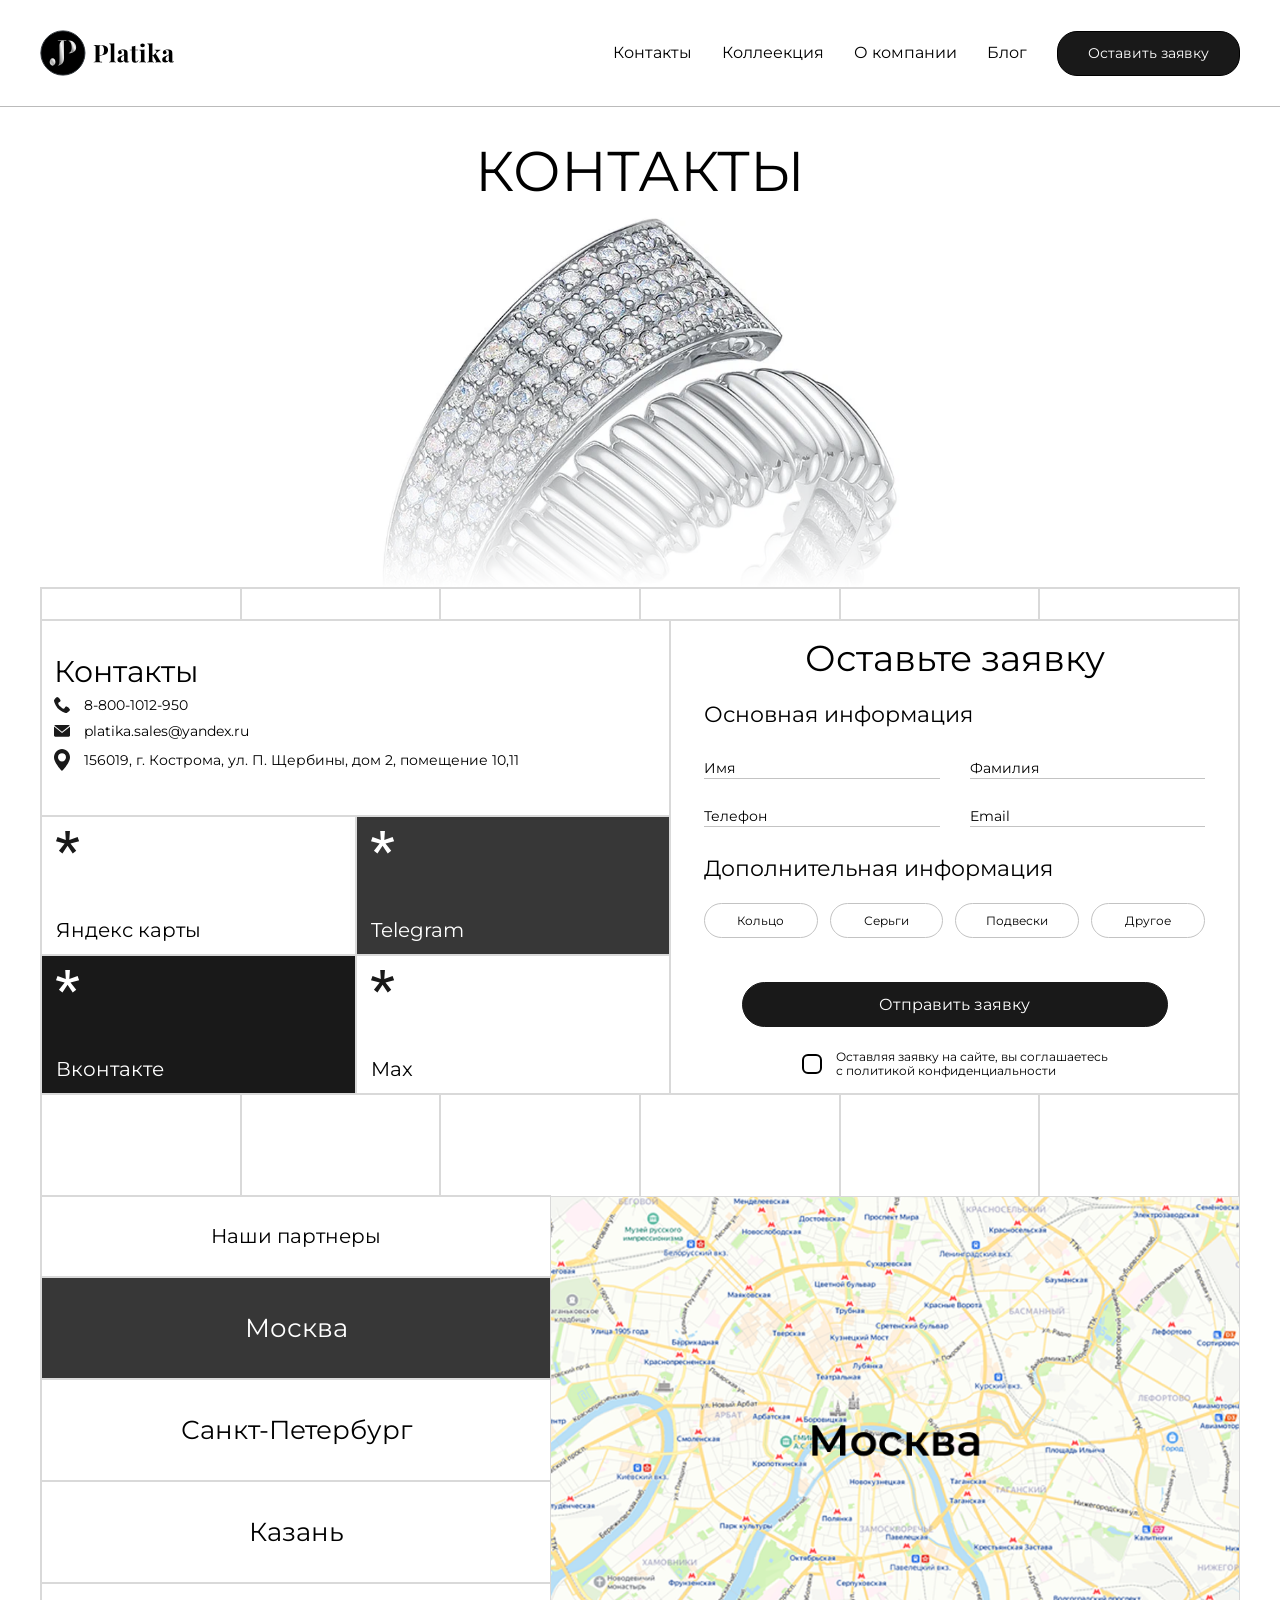
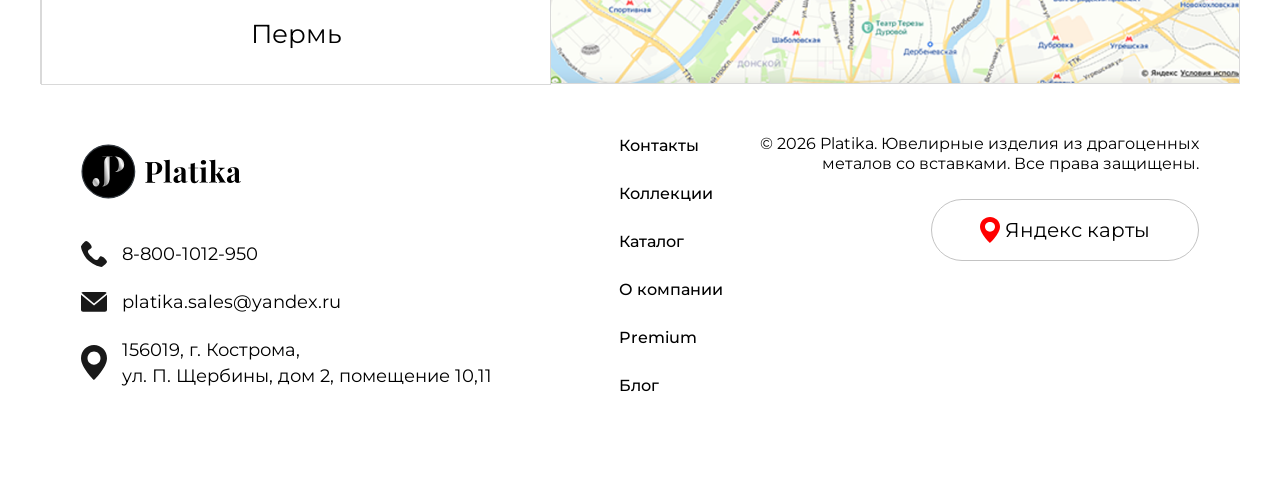
<file: html/contacts.html>
<!DOCTYPE html>
<html lang="ru">
<head>
  <meta charset="UTF-8">
  <meta name="viewport" content="width=device-width, initial-scale=1.0">
  <link rel="stylesheet" href="../css/style.css">
  <link rel="stylesheet" href="../css/header.css">
  <link rel="stylesheet" href="../css/footer.css">
  <link rel="stylesheet" href="../css/form.css">
  <link rel="stylesheet" href="../css/contacts.css">
  <title>Контакты</title>
</head>
<body>

  <header>
    <div class="header-wrapper header-desktop">
      <div class="header-content">
        <a class="header__logo-wrapper">
          <img class="header__logo-img" src="../src/logo.svg" alt="">
        </a>
        <div class="header__links-wrapper">
          <a href="" class="header__link">Контакты</a>
          <a href="" class="header__link">Коллеекция</a>
          <a href="" class="header__link">О компании</a>
          <a href="" class="header__link">Блог</a>
          <button type="button" class="btn header__button">Оставить заявку</button>
        </div>
      </div>
    </div>

    <div class="header-wrapper header-mob">
      <div class="header-content">
        <button id="header-mob-btn" type="button" class="btn header-mob-btn menu-open"><img src="../src/icons/menu__burger.svg" alt=""></button>
        <a class="header__logo-wrapper--mob">
          <img class="header__logo-img--mob" src="../src/logo.svg" alt="">
        </a>
      </div>
      <div class="header-menu-mob">
        <div class="header-menu-mob-up">
          <img class="header-menu-mob__close" src="../src/icons/burger_close.svg" alt="">
          <img class="header-menu-mob__logo" src="../src/logo.svg" alt="">
        </div>
        <div class="header-menu-mob-links-wrapper">
          <a href="" class="header-menu-mob-link">Контакты</a>
          <a href="" class="header-menu-mob-link">Колекции</a>
          <a href="" class="header-menu-mob-link">О компании</a>
          <a href="" class="header-menu-mob-link">Блог</a>
        </div>
        <button type="button" class="btn header-menu-mob-btn">Оставить заявку</button>
      </div>
    </div>
  </header>

  <main>

    <section class="contacts-head-section">
      <div class="content-area">
        <div class="contacts-head-content">
          <h1 class="contacts-head-label">КОНТАКТЫ</h1>
          <img class="contacts-head-img" src="../src/contacts-head-img.png" alt="">
        </div>
      </div>
    </section>

    <section class="contacts-info-section" id="form-section">
      <div class="content-area">
        <div class="contacts-info-content">

          <div class="cont-inf-first-line">
            <div class="cont-inf-first-line__item"></div>
            <div class="cont-inf-first-line__item"></div>
            <div class="cont-inf-first-line__item"></div>
            <div class="cont-inf-first-line__item"></div>
            <div class="cont-inf-first-line__item"></div>
            <div class="cont-inf-first-line__item"></div>
          </div>

          <div class="cont-inf-second-line">
            <div class="cont-inf-second-line-contacts-wrapper">
              <div class="cont-inf-contacts-info-wrapper">
                <p class="cont-inf-contacts-info__label">Контакты</p>
                <div class="cont-inf-contacts-info__item">
                  <img class="cont-inf-contacts-info-item__img" src="../src/icons/tel.svg" alt="">
                  <a href="" class="cont-inf-contacts-info-item__text">8-800-1012-950</a>
                </div>
                <div class="cont-inf-contacts-info__item">
                  <img class="cont-inf-contacts-info-item__img" src="../src/icons/mail.svg" alt="">
                  <a href="" class="cont-inf-contacts-info-item__text">platika.sales@yandex.ru</a>
                </div>
                <div class="cont-inf-contacts-info__item">
                  <img class="cont-inf-contacts-info-item__img" src="../src/icons/map.svg" alt="">
                  <p class="cont-inf-contacts-info-item__text">156019, г. Кострома, ул. П. Щербины, дом 2, помещение 10,11<p>
                </div>
              </div>
              <div class="cont-inf-contacts-btns-wrapper">
                <button type="button" class="cont-inf-contacts-btn cont-inf-contacts-btn--1">
                  <svg width="24" height="23" viewBox="0 0 24 23" fill="none" xmlns="http://www.w3.org/2000/svg">
                    <path d="M11.55 14.84L6.44 22.61L2.94 19.74L8.68 12.46L0 10.36L1.54 5.95L9.8 8.96L9.24 0H13.93L13.3 8.96L21.63 5.95L23.1 10.36L14.49 12.46L20.23 19.74L16.73 22.61L11.55 14.84Z" fill="white"/>
                  </svg>
                  <p class="cont-inf-contacts-btn__label">Яндекс карты</p>
                </button>
                <button type="button" class="cont-inf-contacts-btn cont-inf-contacts-btn--grey cont-inf-contacts-btn--2">
                  <svg width="24" height="23" viewBox="0 0 24 23" fill="none" xmlns="http://www.w3.org/2000/svg">
                    <path d="M11.55 14.84L6.44 22.61L2.94 19.74L8.68 12.46L0 10.36L1.54 5.95L9.8 8.96L9.24 0H13.93L13.3 8.96L21.63 5.95L23.1 10.36L14.49 12.46L20.23 19.74L16.73 22.61L11.55 14.84Z" fill="white"/>
                  </svg>
                  <p class="cont-inf-contacts-btn__label">Telegram</p>
                </button>
                <button type="button" class="cont-inf-contacts-btn cont-inf-contacts-btn--black cont-inf-contacts-btn--3">
                  <svg width="24" height="23" viewBox="0 0 24 23" fill="none" xmlns="http://www.w3.org/2000/svg">
                    <path d="M11.55 14.84L6.44 22.61L2.94 19.74L8.68 12.46L0 10.36L1.54 5.95L9.8 8.96L9.24 0H13.93L13.3 8.96L21.63 5.95L23.1 10.36L14.49 12.46L20.23 19.74L16.73 22.61L11.55 14.84Z" fill="white"/>
                  </svg>
                  <p class="cont-inf-contacts-btn__label">Вконтакте</p>
                </button>
                <button type="button" class="cont-inf-contacts-btn cont-inf-contacts-btn--4">
                  <svg width="24" height="23" viewBox="0 0 24 23" fill="none" xmlns="http://www.w3.org/2000/svg">
                    <path d="M11.55 14.84L6.44 22.61L2.94 19.74L8.68 12.46L0 10.36L1.54 5.95L9.8 8.96L9.24 0H13.93L13.3 8.96L21.63 5.95L23.1 10.36L14.49 12.46L20.23 19.74L16.73 22.61L11.55 14.84Z" fill="white"/>
                  </svg>
                  <p class="cont-inf-contacts-btn__label">Max</p>
                </button>
              </div>
            </div>

            <form action="" method="get" autocomplete="off" class="cont-inf-form-wrapper" data-form novalidate>
              <p class="cont-inf-form__label">Оставьте заявку</p>
              <div class="cont-inf-form-fields-wrapper">
                <p class="cont-inf-feilds__label">Основная информация</p>
                <div class="cont-inf-fields-wrapper">
                  <div class="cont-inf-field-wrapper" data-field-wrapper>
                    <input type="text" name="name" class="cont-inf-field" placeholder="Имя" autocomplete="off" data-field data-required>
                  </div>
                  <div class="cont-inf-field-wrapper" data-field-wrapper>
                    <input type="text" name="surname" class="cont-inf-field" placeholder="Фамилия" autocomplete="off" data-field data-required>
                  </div>
                  <div class="cont-inf-field-wrapper" data-field-wrapper>
                    <input type="tel" name="phone" class="cont-inf-field" placeholder="Телефон" autocomplete="off" inputmode="tel" data-field data-required data-phone>
                  </div>
                  <div class="cont-inf-field-wrapper" data-field-wrapper>
                    <input type="email" name="email" class="cont-inf-field" placeholder="Email" autocomplete="off" data-field data-required data-email>
                  </div>
                </div>
              </div>
              <div class="cont-inf-form-addit-info">
                <p class="cont-inf-form-addit-info__label" data-addit-label>Дополнительная информация</p>
                <div class="cont-inf-form-addit-info-btns-wrapper">
                  <button type="button" class="btn cont-inf-form-addit-info__btn btn-form-addit" data-addit-btn>Кольцо</button>
                  <button type="button" class="btn cont-inf-form-addit-info__btn btn-form-addit" data-addit-btn>Серьги</button>
                  <button type="button" class="btn cont-inf-form-addit-info__btn btn-form-addit" data-addit-btn>Подвески</button>
                  <button type="button" class="btn cont-inf-form-addit-info__btn btn-form-addit" data-addit-btn>Другое</button>
                </div>
              </div>
              <button type="submit" class="btn cont-inf-form-btn-submit">Отправить заявку</button>
              <div class="cont-inf-form-checkbox-wrapper">
                <input type="checkbox" id="privacy" class="cont-inf-form__checkbox" data-checkbox>
                <label for="privacy" class="cont-inf-form-checkbox-label" data-checkbox-label>
                  <span class="cont-inf-form-checkbox-label__text">
                    Оставляя заявку на сайте, вы соглашаетесь<br>с политикой конфиденциальности
                  </span>
                </label>
              </div>
            </form>

          </div>

          <div class="cont-inf-third-line">
            <div class="cont-inf-third-line__item"></div>
            <div class="cont-inf-third-line__item"></div>
            <div class="cont-inf-third-line__item"></div>
            <div class="cont-inf-third-line__item"></div>
            <div class="cont-inf-third-line__item"></div>
            <div class="cont-inf-third-line__item"></div>
          </div>

          <div class="cont-inf-four-line">
            <div class="cont-inf-four-line__btn-wrapper">
              <p class="cont-inf-four-line__label">Наши партнеры</p>
              <div class="cont-inf-four-line__bts-wrapper">
                <button class="cont-inf-map-button" type="button">Москва</button>
                <button class="cont-inf-map-button" type="button">Санкт-Петербург</button>
                <button class="cont-inf-map-button" type="button">Казань</button>
                <button class="cont-inf-map-button" type="button">Пермь</button>
              </div>
            </div>
            <div class="cont-inf-map-wrapper">
              <!-- изображения только для длемонстрации логики работы -->
              <img class="cont-inf-map-img cont-inf-map-img--hidden" src="../src/maps/cont-inf-1.png" alt="">
              <img class="cont-inf-map-img cont-inf-map-img--hidden" src="../src/maps/cont-inf-2.png" alt="">
              <img class="cont-inf-map-img cont-inf-map-img--hidden" src="../src/maps/cont-inf-3.png" alt="">
              <img class="cont-inf-map-img cont-inf-map-img--hidden" src="../src/maps/cont-inf-4.png" alt="">
            </div>
          </div>

        </div>
      </div>
    </section>

  </main>

  <footer class="footer-wrapper">
    <div class="footer-content">
      <div class="footer-logo-contacts-links">
        <div class="footer-logo-contacts-wrapper">
          <img class="footer__logo" src="../src/logo.svg" alt="">
          <div class="footer-contacts__wrapper">
            <div class="footer-contact-wrapper">
              <img class="footer-contact__img" src="../src/icons/tel.svg" alt="">
              <a href="" class="footer-contact__text">8-800-1012-950</a>
            </div>
            <div class="footer-contact-wrapper">
              <img class="footer-contact__img" src="../src/icons/mail.svg" alt="">
              <a href="" class="footer-contact__text">platika.sales@yandex.ru</a>
            </div>
            <div class="footer-contact-wrapper">
              <img class="footer-contact__img" src="../src/icons/map.svg" alt="">
              <p class="footer-contact__text">156019, г. Кострома,<br>ул. П. Щербины, дом 2, помещение 10,11<p>
            </div>
          </div>
        </div>
        <div class="footer-links-wrapper">
          <a href="" class="footer-link">Контакты</a>
          <a href="" class="footer-link">Коллекции</a>
          <a href="" class="footer-link">Каталог</a>
          <a href="" class="footer-link">О компании</a>
          <a href="" class="footer-link">Premium</a>
          <a href="" class="footer-link">Блог</a>
        </div>
      </div>
      <div class="footer-copyright-maps">
        <p class="footer_copyright">© 2026 Platika. Ювелирные изделия из драгоценных<br>металов со вставками. Все права защищены.</p>
        <button type="button" class="btn footer-btn-maps">
          <img class="footer-btn-maps__icon" src="../src/icons/ya-maps.svg" alt="">
          <p class="footer-btn-maps__label">Яндекс карты</p>
        </button>
      </div>
    </div>
  </footer>
  
  <script src="../js/chooseAdditionalInfoForm.js"></script>
  <script src="../js/choosePartnerSity.js"></script>
  <script src="../js/openHeaderMenu.js"></script>
  <script src="../js/formVaslidate.js"></script>
</body>
</html>
</file>
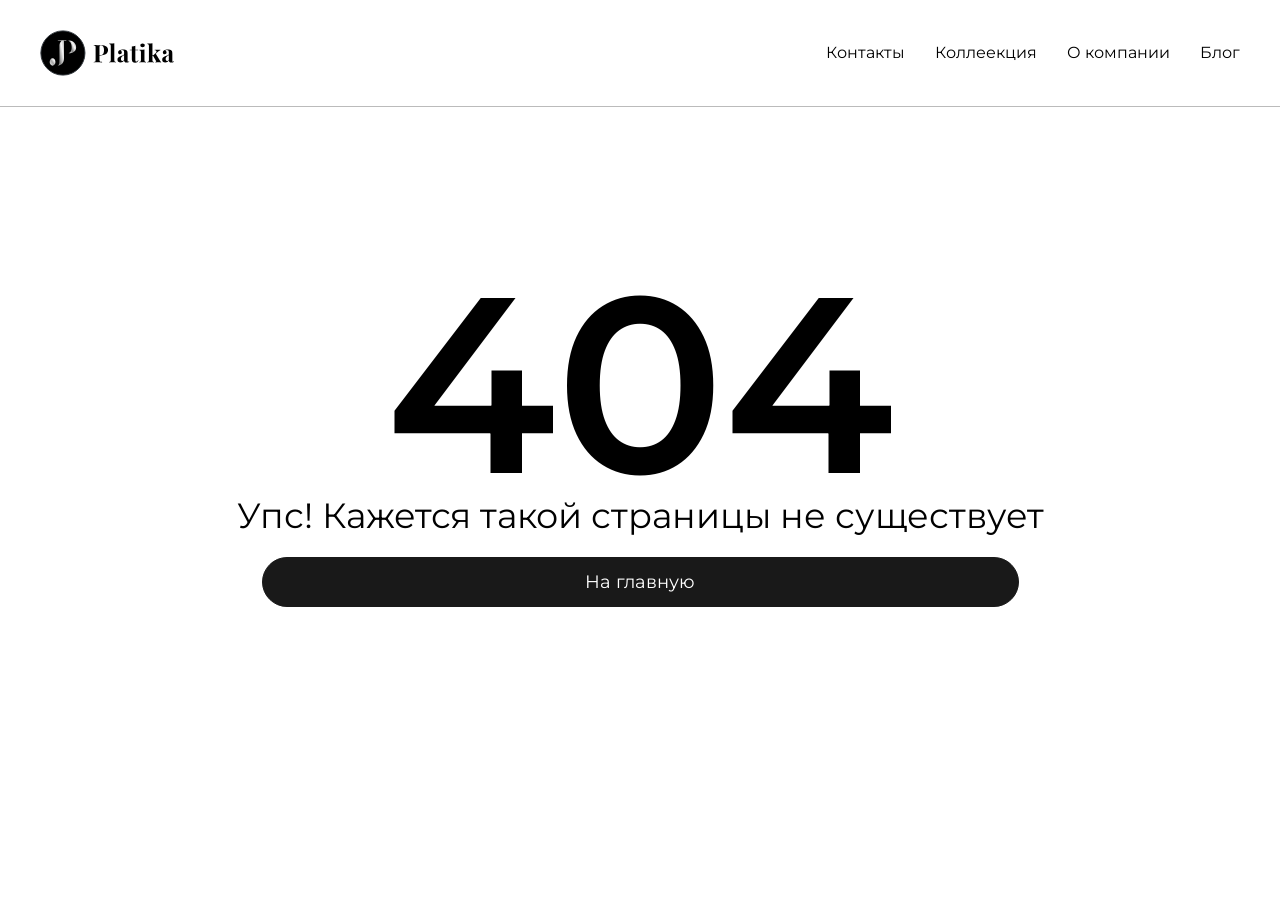
<file: html/error-page.html>
<!DOCTYPE html>
<html lang="en">
<head>
  <meta charset="UTF-8">
  <meta name="viewport" content="width=device-width, initial-scale=1.0">
  <link rel="stylesheet" href="../css/style.css">
  <link rel="stylesheet" href="../css/header.css">
  <link rel="stylesheet" href="../css/error-page.css">
  <title>404 Ошибка</title>
</head>
<body>


  <header>
    <div class="header-wrapper header-desktop">
      <div class="header-content">
        <a class="header__logo-wrapper">
          <img class="header__logo-img" src="../src/logo.svg" alt="">
        </a>
        <div class="header__links-wrapper">
          <a href="" class="header__link">Контакты</a>
          <a href="" class="header__link">Коллеекция</a>
          <a href="" class="header__link">О компании</a>
          <a href="" class="header__link">Блог</a>
          <!-- <button type="button" class="btn header__button">Оставить заявку</button> -->
        </div>
      </div>
    </div>

    <div class="header-wrapper header-mob">
      <div class="header-content">
        <button id="header-mob-btn" type="button" class="btn header-mob-btn menu-open"><img src="../src/icons/menu__burger.svg" alt=""></button>
        <a class="header__logo-wrapper--mob">
          <img class="header__logo-img--mob" src="../src/logo.svg" alt="">
        </a>
      </div>
      <div class="header-menu-mob">
        <div class="header-menu-mob-up">
          <img class="header-menu-mob__close" src="../src/icons/burger_close.svg" alt="">
          <img class="header-menu-mob__logo" src="../src/logo.svg" alt="">
        </div>
        <div class="header-menu-mob-links-wrapper">
          <a href="" class="header-menu-mob-link">Контакты</a>
          <a href="" class="header-menu-mob-link">Колекции</a>
          <a href="" class="header-menu-mob-link">О компании</a>
          <a href="" class="header-menu-mob-link">Блог</a>
        </div>
        <!-- <button type="button" class="btn header-menu-mob-btn">Оставить заявку</button> -->
      </div>
    </div>
  </header>

  <main>
    <div class="error-page-content">
      <p class="ep-code">404</p>
      <p class="ep-label">Упс! Кажется такой страницы не существует</p>
      <button class="btn ep-btn" type="button">На главную</button>
    </div>
  </main>

  
</body>
</html>
</file>
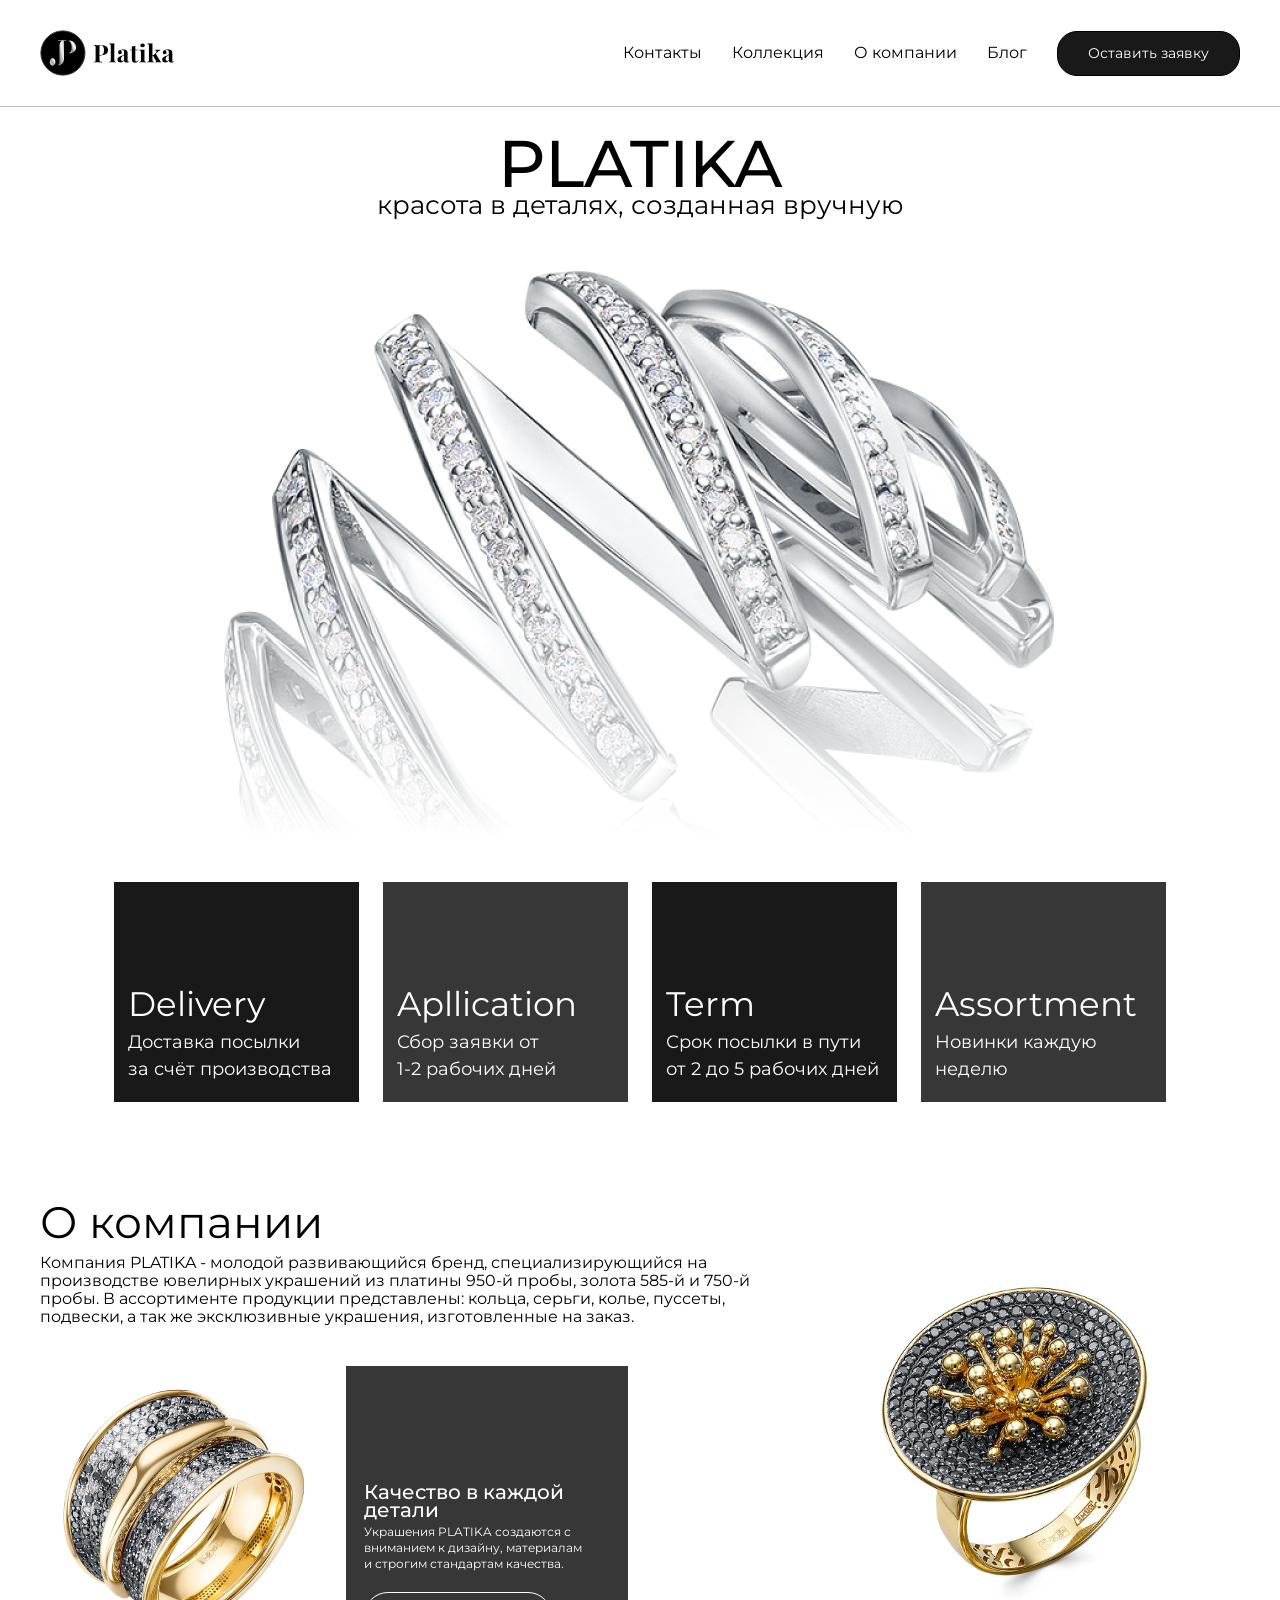
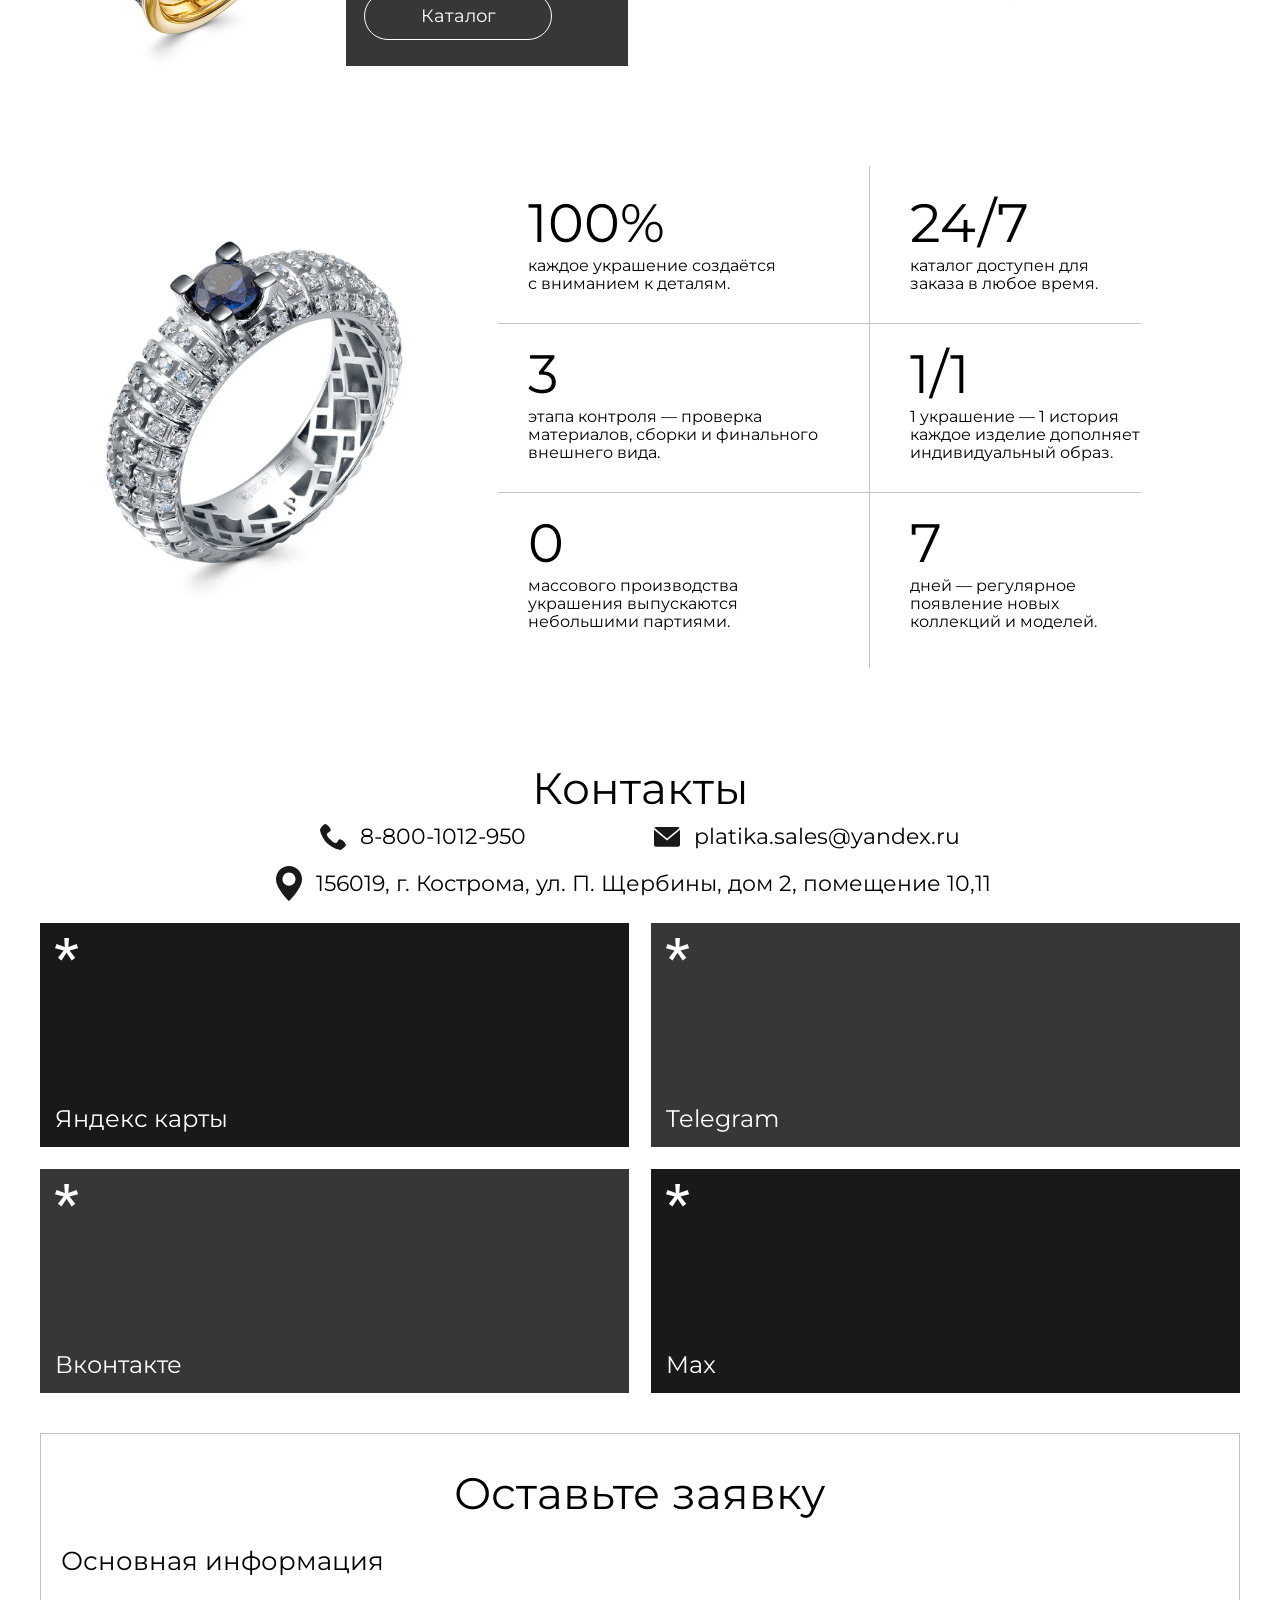
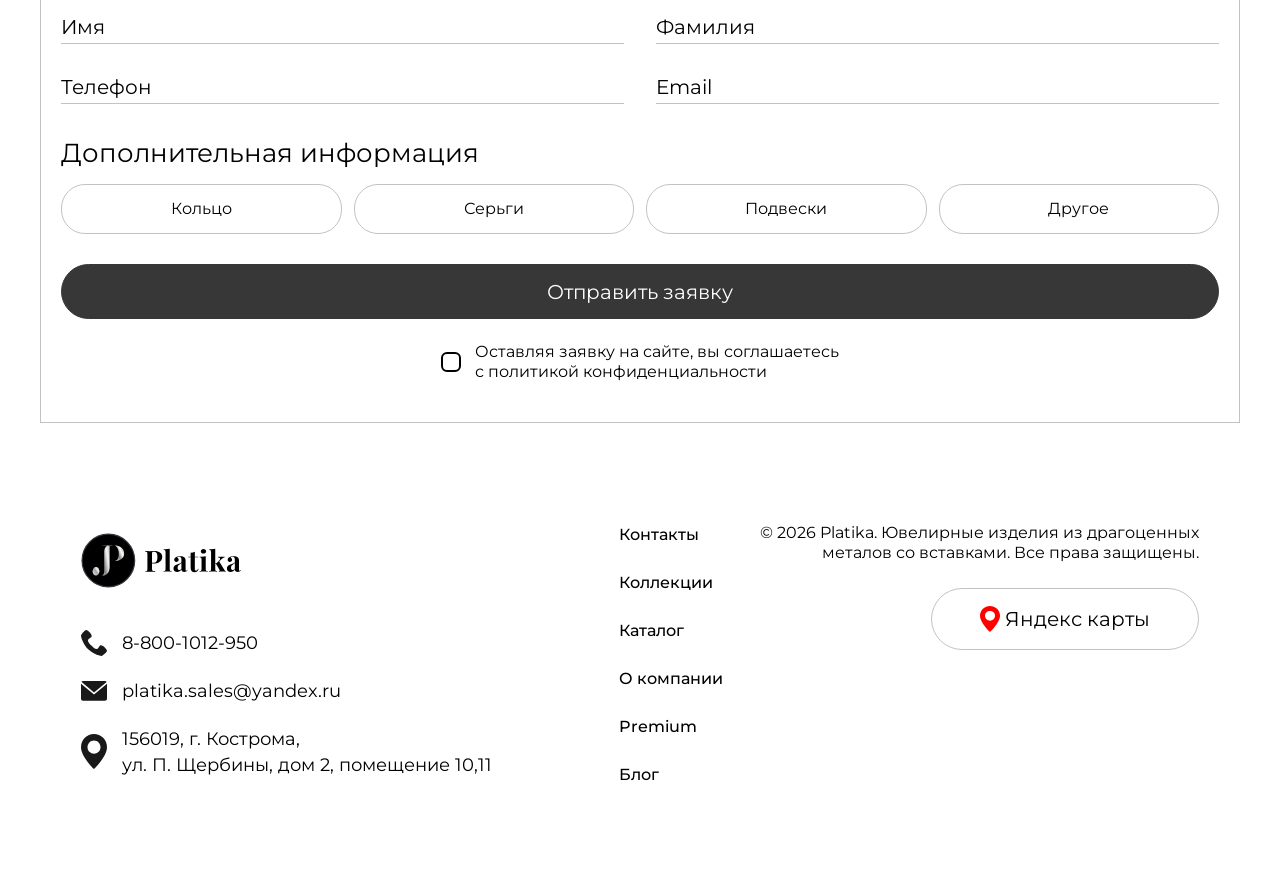
<file: html/main.html>
<!DOCTYPE html>
<html lang="ru">
<head>
  <meta charset="UTF-8">
  <meta name="viewport" content="width=device-width, initial-scale=1.0">
  <link rel="stylesheet" href="../css/style.css">
  <link rel="stylesheet" href="../css/header.css">
  <link rel="stylesheet" href="../css/footer.css">
  <link rel="stylesheet" href="../css/main.css">
  <title>Главная</title>
</head>
<body>
  
  <header>
    <div class="header-wrapper header-desktop">
      <div class="header-content">
        <a class="header__logo-wrapper">
          <img class="header__logo-img" src="../src/logo.svg" alt="">
        </a>
        <div class="header__links-wrapper">
          <a href="" class="header__link">Контакты</a>
          <a href="" class="header__link">Коллекция</a>
          <a href="" class="header__link">О компании</a>
          <a href="" class="header__link">Блог</a>
          <button type="button" class="btn header__button">Оставить заявку</button>
        </div>
      </div>
    </div>

    <div class="header-wrapper header-mob">
      <div class="header-content">
        <button id="header-mob-btn" type="button" class="btn header-mob-btn menu-open"><img src="../src/icons/menu__burger.svg" alt=""></button>
        <a class="header__logo-wrapper--mob">
          <img class="header__logo-img--mob" src="../src/logo.svg" alt="">
        </a>
      </div>
      <div class="header-menu-mob">
        <div class="header-menu-mob-up">
          <img class="header-menu-mob__close" src="../src/icons/burger_close.svg" alt="">
          <img class="header-menu-mob__logo" src="../src/logo.svg" alt="">
        </div>
        <div class="header-menu-mob-links-wrapper">
          <a href="" class="header-menu-mob-link">Контакты</a>
          <a href="" class="header-menu-mob-link">Колекции</a>
          <a href="" class="header-menu-mob-link">О компании</a>
          <a href="" class="header-menu-mob-link">Блог</a>
        </div>
        <div class="header-menu-mob-btn-wrapper">
          <button type="button" class="btn header-menu-mob-btn">Оставить заявку</button>
        </div>
      </div>
    </div>
  </header>

  <main>

    <div class="main-head-section">
      <div class="content-area">
        <div class="main-head-wrapper">
          <h1 class="main-head-section__title">PLATIKA<br><span class="main-head-section__title--description">красота в деталях, созданная вручную</span></h1>
          <img class="main-head-section__img" src="../src/main-head-img.png" alt="">
          <div class="main-head-section__advantages-wrapper">
            <div class="main-advantage-item">
              <div class="main-advantage__label">Delivery</div>
              <div class="main-advantage__description">Доставка посылки<br>за счёт производства</div>
            </div>
            <div class="main-advantage-item">
              <div class="main-advantage__label">Apllication</div>
              <div class="main-advantage__description">Сбор заявки от<br>1-2 рабочих дней</div>
            </div>
            <div class="main-advantage-item">
              <div class="main-advantage__label">Term</div>
              <div class="main-advantage__description">Срок посылки в пути<br>от 2 до 5 рабочих дней</div>
            </div>
            <div class="main-advantage-item">
              <div class="main-advantage__label">Assortment</div>
              <div class="main-advantage__description">Новинки каждую<br>неделю</div>
            </div>
          </div>
        </div>
      </div>
    </div>

    <section class="main-about-section">
      <div class="content-area">
        <div class="main-about-wrapper">
          <div class="main-about-texts-wrapper">
            <div class="main-about-texts__label-description">
              <p class="main-about-text__label">О компании</p>
              <p class="main-about-text__description">Компания PLATIKA - молодой развивающийся бренд, специализирующийся на производстве ювелирных украшений из платины 950-й пробы, золота 585-й и 750-й пробы. В ассортименте продукции представлены: кольца, серьги, колье, пуссеты, подвески, а так же эксклюзивные украшения, изготовленные на заказ.</p>
            </div>
            <div class="main-about-texts__img-btn-wrapper">
              <img class="main-about-miniring" src="../src/main-about-miniring.png" alt="">
              <div class="main-about-texts__btn-wrapper">
                <div class="main-about__catalog-btn-texts-wrapper">
                  <p class="main-about__catalog-btn__label">Качество в каждой детали</p>
                  <p class="main-about__catalog-btn__description">Украшения PLATIKA создаются с вниманием к дизайну, материалам и строгим стандартам качества.</p>
                </div>
                <button type="button" class="btn main-about__catalog-btn">Каталог</button>
              </div>
            </div>
          </div>
          <div class="main-about-img-wrapper">
            <img class="main-about-bigiring" src="../src/main-about-bigring.png" alt="">
          </div>
        </div>
      </div>
    </section>

    <section class="main-ring-table-section">
      <div class="content-area no-content-area-mob">
        <div class="main-ring-table-wrapper">
          <div class="main-ring-table-img-wrapper">
            <img class="main-ring-table__img" src="../src/bigring-section-table.png" alt="">
          </div>
          <div class="main-ring-table__table">
            <div class="main-table-item">
              <p class="main-table-item__label">100%</p>
              <p class="main-table-item__description">каждое украшение создаётся<br>с вниманием к деталям.</p>
            </div>
            <div class="main-table-item">
              <p class="main-table-item__label">24/7</p>
              <p class="main-table-item__description">каталог доступен для<br>заказа в любое время.</p>
            </div>
            <div class="main-table-item">
              <p class="main-table-item__label">3</p>
              <p class="main-table-item__description">этапа контроля — проверка материалов, сборки и финального внешнего вида.</p>
            </div>
            <div class="main-table-item">
              <p class="main-table-item__label">1/1</p>
              <p class="main-table-item__description">1 украшение — 1 история<br>каждое изделие дополняет<br>индивидуальный образ.</p>
            </div>
            <div class="main-table-item">
              <p class="main-table-item__label">0</p>
              <p class="main-table-item__description">массового производства украшения выпускаются небольшими партиями.</p>
            </div>
            <div class="main-table-item">
              <p class="main-table-item__label">7</p>
              <p class="main-table-item__description">дней — регулярное появление новых коллекций и моделей.</p>
            </div>
          </div>
        </div>
      </div>
    </section>

    <section class="main-contacts-form-section" id="form-section">
      <div class="content-area">
        <div class="main-contacts-form-wrappper">

          <div class="main-contacts-wrapper">
            <div class="main-contacts-info-wrapper">
              <p class="main-contacts-info__label">Контакты</p>
              <div class="main-contacts-info__item">
                <img class="main-contacts-info-item__img" src="../src/icons/tel.svg" alt="">
                <a href="" class="main-contacts-info-item__text">8-800-1012-950</a>
              </div>
              <div class="main-contacts-info__item">
                <img class="main-contacts-info-item__img" src="../src/icons/mail.svg" alt="">
                <a href="" class="main-contacts-info-item__text">platika.sales@yandex.ru</a>
              </div>
              <div class="main-contacts-info__item">
                <img class="main-contacts-info-item__img" src="../src/icons/map.svg" alt="">
                <p class="main-contacts-info-item__text">156019, г. Кострома, ул. П. Щербины, дом 2, помещение 10,11<p>
              </div>
            </div>
            <div class="main-contacts-btns-wrapper">
              <button type="btn button" class="main-contacts-btn main-contacts-btn--black">
                <svg width="24" height="23" viewBox="0 0 24 23" fill="none" xmlns="http://www.w3.org/2000/svg">
                  <path d="M11.55 14.84L6.44 22.61L2.94 19.74L8.68 12.46L0 10.36L1.54 5.95L9.8 8.96L9.24 0H13.93L13.3 8.96L21.63 5.95L23.1 10.36L14.49 12.46L20.23 19.74L16.73 22.61L11.55 14.84Z" fill="white"/>
                </svg>
                <p class="main-contacts-btn__label">Яндекс карты</p>
              </button>
              <button type="btn button" class="main-contacts-btn main-contacts-btn--grey">
                <svg width="24" height="23" viewBox="0 0 24 23" fill="none" xmlns="http://www.w3.org/2000/svg">
                  <path d="M11.55 14.84L6.44 22.61L2.94 19.74L8.68 12.46L0 10.36L1.54 5.95L9.8 8.96L9.24 0H13.93L13.3 8.96L21.63 5.95L23.1 10.36L14.49 12.46L20.23 19.74L16.73 22.61L11.55 14.84Z" fill="white"/>
                </svg>
                <p class="main-contacts-btn__label">Telegram</p>
              </button>
              <button type="btn button" class="main-contacts-btn main-contacts-btn--grey">
                <svg width="24" height="23" viewBox="0 0 24 23" fill="none" xmlns="http://www.w3.org/2000/svg">
                  <path d="M11.55 14.84L6.44 22.61L2.94 19.74L8.68 12.46L0 10.36L1.54 5.95L9.8 8.96L9.24 0H13.93L13.3 8.96L21.63 5.95L23.1 10.36L14.49 12.46L20.23 19.74L16.73 22.61L11.55 14.84Z" fill="white"/>
                </svg>
                <p class="main-contacts-btn__label">Вконтакте</p>
              </button>
              <button type="btn button" class="main-contacts-btn main-contacts-btn--black">
                <svg width="24" height="23" viewBox="0 0 24 23" fill="none" xmlns="http://www.w3.org/2000/svg">
                  <path d="M11.55 14.84L6.44 22.61L2.94 19.74L8.68 12.46L0 10.36L1.54 5.95L9.8 8.96L9.24 0H13.93L13.3 8.96L21.63 5.95L23.1 10.36L14.49 12.46L20.23 19.74L16.73 22.61L11.55 14.84Z" fill="white"/>
                </svg>
                <p class="main-contacts-btn__label">Max</p>
              </button>
            </div>
          </div>

          <form action="" method="get" autocomplete="off" class="main-form-wrapper" data-form novalidate>
            <p class="main-form__label">Оставьте заявку</p>
            <div class="main-form-fields-wrapper">
              <p class="main-feilds__label">Основная информация</p>
              <div class="main-fields-wrapper">
                <div class="main-field-wrapper" data-field-wrapper>
                  <input type="text" name="name" class="main-field" placeholder="Имя" autocomplete="off" data-field data-required>
                </div>
                <div class="main-field-wrapper" data-field-wrapper>
                  <input type="text" name="surname" class="main-field" placeholder="Фамилия" autocomplete="off" data-field data-required>
                </div>
                <div class="main-field-wrapper" data-field-wrapper>
                  <input type="tel" name="phone" class="main-field" placeholder="Телефон" autocomplete="off" inputmode="tel" data-field data-required data-phone>
                </div>
                <div class="main-field-wrapper" data-field-wrapper>
                  <input type="email" name="email" class="main-field" placeholder="Email" autocomplete="off" data-field data-required data-email>
                </div>
              </div>
            </div>
            <div class="main-form-addit-info">
              <p class="main-form-addit-info__label" data-addit-label>Дополнительная информация</p>
              <div class="main-form-addit-info-btns-wrapper">
                <button type="button" class="btn main-form-addit-info__btn btn-form-addit" data-addit-btn>Кольцо</button>
                <button type="button" class="btn main-form-addit-info__btn btn-form-addit" data-addit-btn>Серьги</button>
                <button type="button" class="btn main-form-addit-info__btn btn-form-addit" data-addit-btn>Подвески</button>
                <button type="button" class="btn main-form-addit-info__btn btn-form-addit" data-addit-btn>Другое</button>
              </div>
            </div>
            <button type="submit" class="btn main-form-btn-submit">Отправить заявку</button>
            <div class="main-form-checkbox-wrapper">
              <input type="checkbox" id="privacy" class="main-form__checkbox" data-checkbox>
              <label for="privacy" class="main-form-checkbox-label" data-checkbox-label>
                <span class="main-form-checkbox-label__text">
                  Оставляя заявку на сайте, вы соглашаетесь<br>с политикой конфиденциальности
                </span>
              </label>
            </div>
          </form>
        </div>
      </div>
    </section>


    <footer class="footer-wrapper">
      <div class="footer-content">
        <div class="footer-logo-contacts-links">
          <div class="footer-logo-contacts-wrapper">
            <img class="footer__logo" src="../src/logo.svg" alt="">
            <div class="footer-contacts__wrapper">
              <div class="footer-contact-wrapper">
                <img class="footer-contact__img" src="../src/icons/tel.svg" alt="">
                <a href="" class="footer-contact__text">8-800-1012-950</a>
              </div>
              <div class="footer-contact-wrapper">
                <img class="footer-contact__img" src="../src/icons/mail.svg" alt="">
                <a href="" class="footer-contact__text">platika.sales@yandex.ru</a>
              </div>
              <div class="footer-contact-wrapper">
                <img class="footer-contact__img" src="../src/icons/map.svg" alt="">
                <p class="footer-contact__text">156019, г. Кострома,<br>ул. П. Щербины, дом 2, помещение 10,11<p>
              </div>
            </div>
          </div>
          <div class="footer-links-wrapper">
            <a href="" class="footer-link">Контакты</a>
            <a href="" class="footer-link">Коллекции</a>
            <a href="" class="footer-link">Каталог</a>
            <a href="" class="footer-link">О компании</a>
            <a href="" class="footer-link">Premium</a>
            <a href="" class="footer-link">Блог</a>
          </div>
        </div>
        <div class="footer-copyright-maps">
          <p class="footer_copyright">© 2026 Platika. Ювелирные изделия из драгоценных<br>металов со вставками. Все права защищены.</p>
          <button type="button" class="btn footer-btn-maps">
            <img class="footer-btn-maps__icon" src="../src/icons/ya-maps.svg" alt="">
            <p class="footer-btn-maps__label">Яндекс карты</p>
          </button>
        </div>
      </div>
    </footer>


  </main>

  <script src="../js/chooseAdditionalInfoForm.js"></script>
  <script src="../js/openHeaderMenu.js"></script>
  <script src="../js/formVaslidate.js"></script>
</body>
</html>
</file>
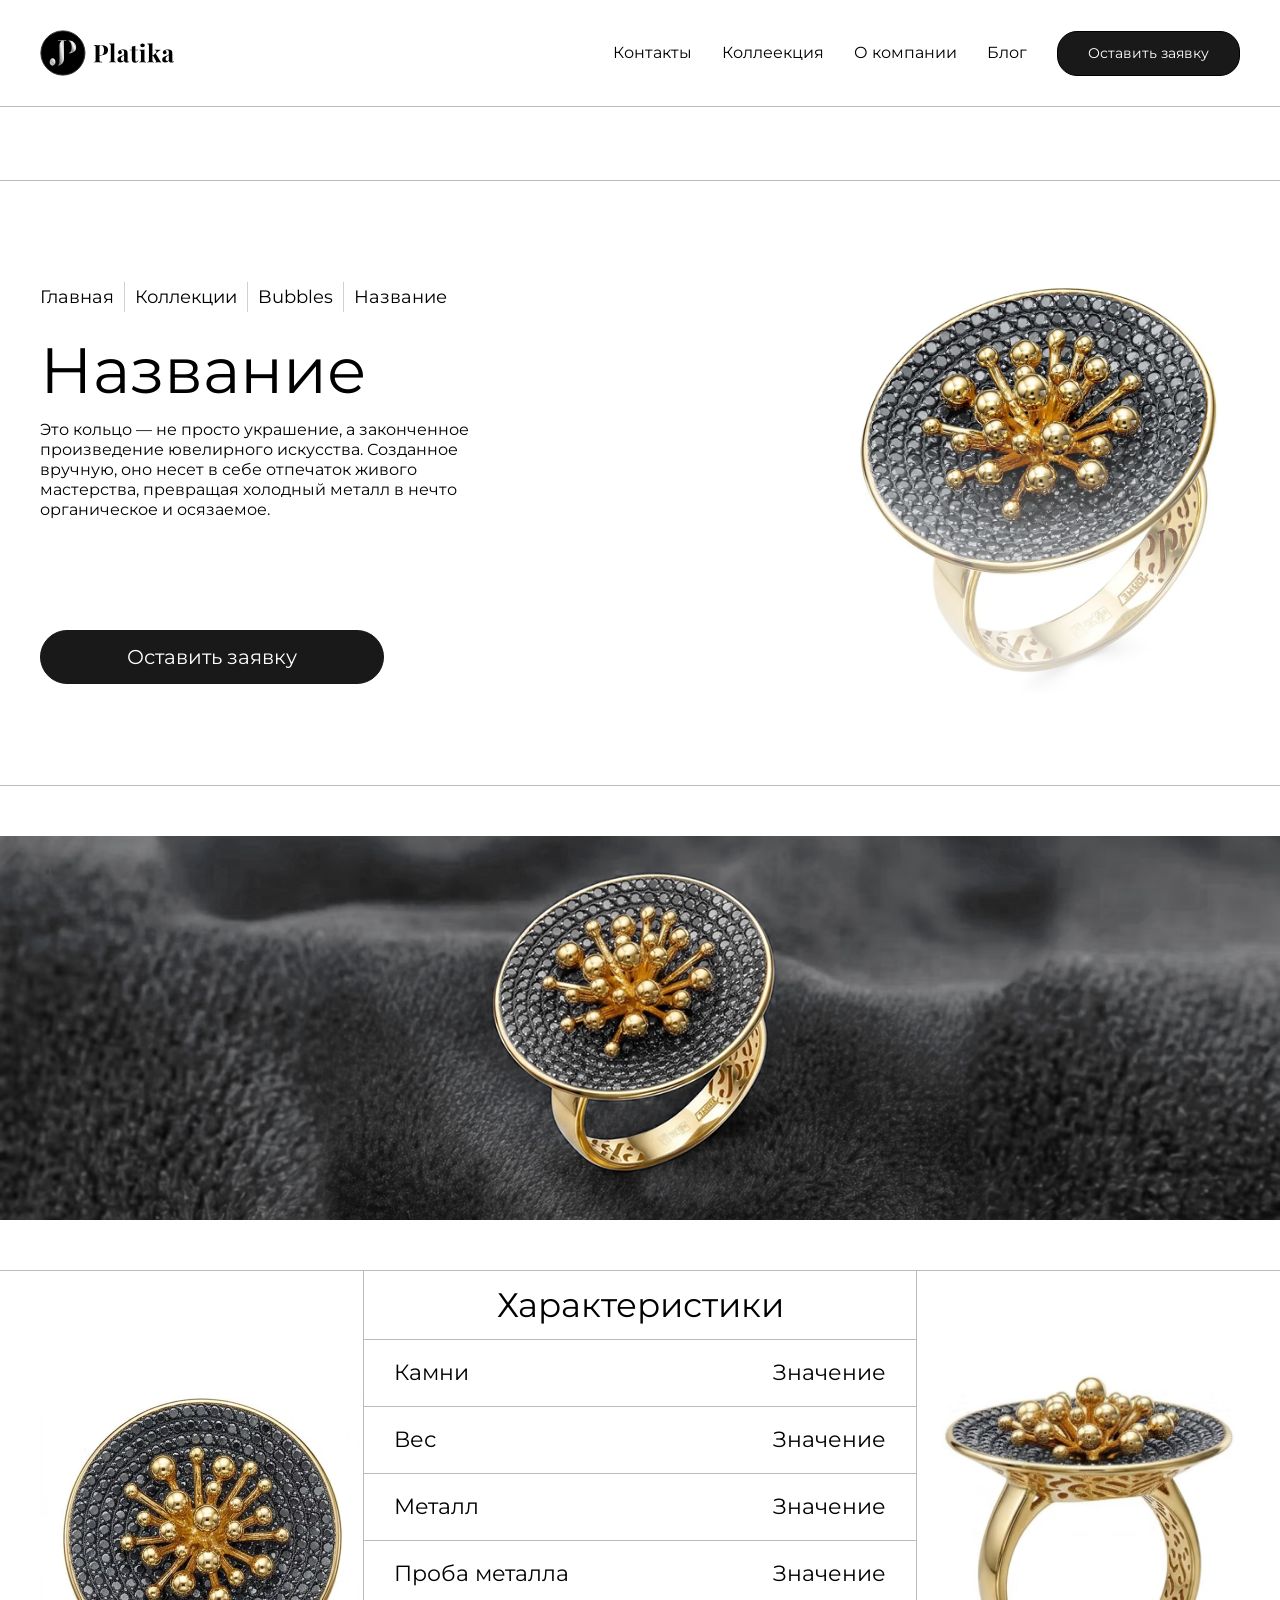
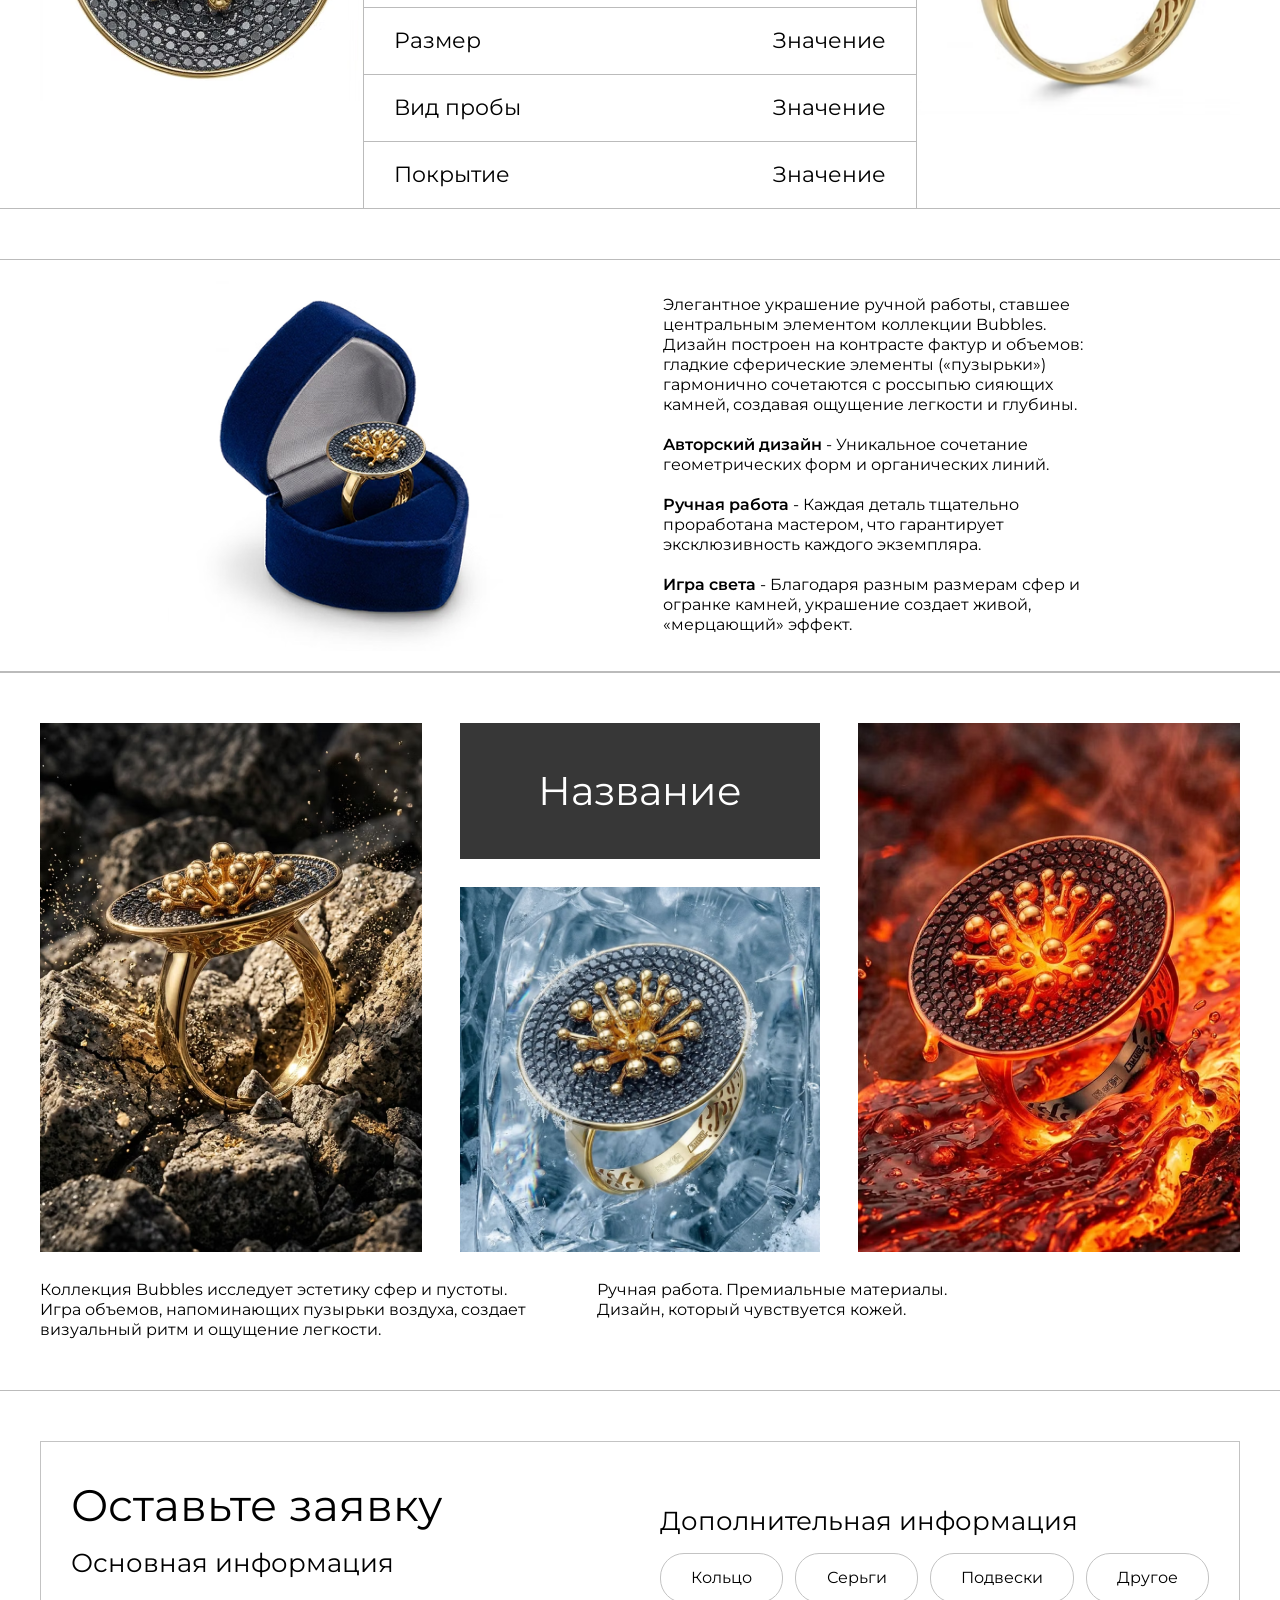
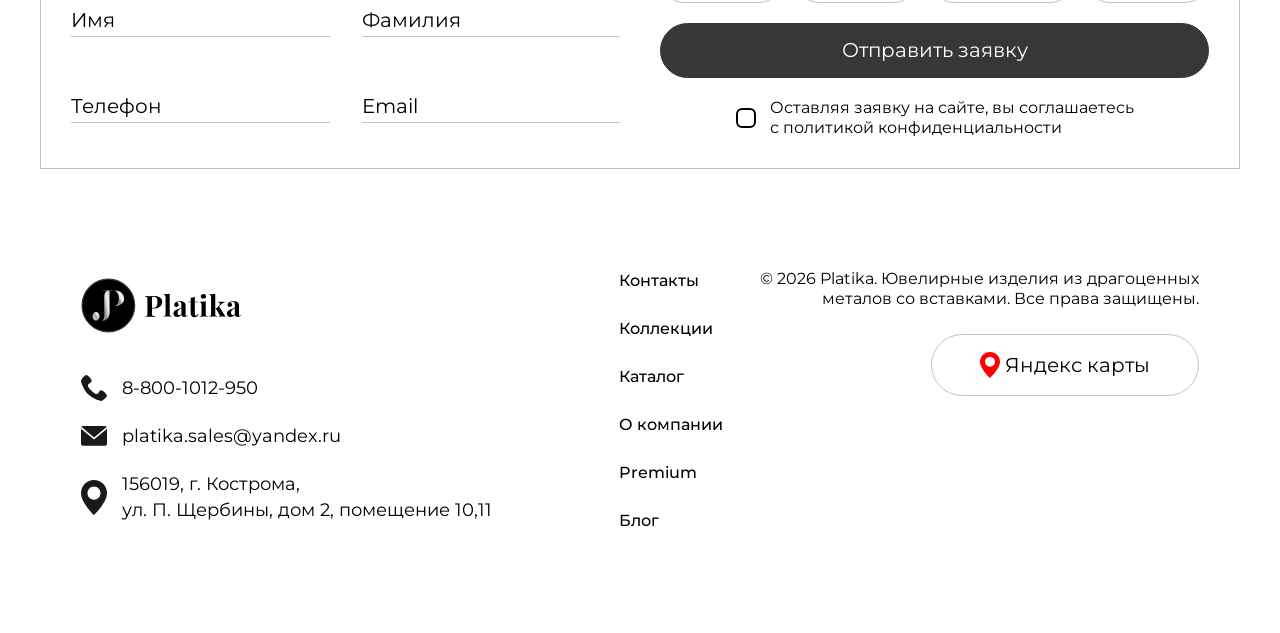
<file: html/product.html>
<!DOCTYPE html>
<html lang="ru">
<head>
  <meta charset="UTF-8">
  <meta name="viewport" content="width=device-width, initial-scale=1.0">
  <link rel="stylesheet" href="../css/style.css">
  <link rel="stylesheet" href="../css/header.css">
  <link rel="stylesheet" href="../css/footer.css">
  <link rel="stylesheet" href="../css/form.css">
  <link rel="stylesheet" href="../css/product.css">
  <title>Страница продукта</title>
</head>
<body>
  
  <header>
    <div class="header-wrapper header-desktop">
      <div class="header-content">
        <a class="header__logo-wrapper">
          <img class="header__logo-img" src="../src/logo.svg" alt="">
        </a>
        <div class="header__links-wrapper">
          <a href="" class="header__link">Контакты</a>
          <a href="" class="header__link">Коллеекция</a>
          <a href="" class="header__link">О компании</a>
          <a href="" class="header__link">Блог</a>
          <button type="button" class="btn header__button">Оставить заявку</button>
        </div>
      </div>
    </div>

    <div class="header-wrapper header-mob">
      <div class="header-content">
        <button id="header-mob-btn" type="button" class="btn header-mob-btn menu-open"><img src="../src/icons/menu__burger.svg" alt=""></button>
        <a class="header__logo-wrapper--mob">
          <img class="header__logo-img--mob" src="../src/logo.svg" alt="">
        </a>
      </div>
      <div class="header-menu-mob">
        <div class="header-menu-mob-up">
          <img class="header-menu-mob__close" src="../src/icons/burger_close.svg" alt="">
          <img class="header-menu-mob__logo" src="../src/logo.svg" alt="">
        </div>
        <div class="header-menu-mob-links-wrapper">
          <a href="" class="header-menu-mob-link">Контакты</a>
          <a href="" class="header-menu-mob-link">Колекции</a>
          <a href="" class="header-menu-mob-link">О компании</a>
          <a href="" class="header-menu-mob-link">Блог</a>
        </div>
        <button type="button" class="btn header-menu-mob-btn">Оставить заявку</button>
      </div>
    </div>
  </header>

  <main>

    <section class="product-head-section">
      <div class="product-border">
        <div class="content-area">
          <div class="product-head-content">
            <div class="product-head-text-wrapper">
              <div class="product-head-crumbs-wrapper">
                <a href="" class="product-crumb">Главная</a>
                <hr class="product-crumbs-devider">
                <a href="" class="product-crumb">Коллекции</a>
                <hr class="product-crumbs-devider">
                <a href="" class="product-crumb">Bubbles</a>
                <hr class="product-crumbs-devider">
                <a href="" class="product-crumb">Название</a>
              </div>
              <h1 class="product-head-name">Название</h1>
              <p class="product-head-description">Это кольцо — не просто украшение, а законченное произведение ювелирного искусства. Созданное вручную, оно несет в себе отпечаток живого мастерства, превращая холодный металл в нечто органическое и осязаемое.</p>
              <button type="button" class="btn product-head-button">Оставить заявку</button>
            </div>
            <div class="product-head-img-wrapper">
              <img class="product-head-img" src="../src/product/product-head-img.png" alt="">
            </div>
          </div>
        </div>
      </div>
    </section>

    <section class="product-back-img-section">
      <img class="product-back-img" src="../src/back_img.png" alt="">
    </section>

    <section class="product-specific-section">
      <div class="product-border">
        <div class="content-area no-content-area-mob">
          <div class="product-specific-wrapper">
            <img class="ps-img ps-img--1" src="../src/product/product-specific-img-1.png" alt="">
            <div class="ps-info-wrapper">
              <div class="ps-info-head">
                <p class="ps-info__label">Характеристики</p>
              </div>
              <div class="ps-info-content">
                <div class="ps-info-content-item">
                  <p class="ps-info-content-item__name">Камни</p>
                  <p class="ps-info-content-item__value">Значение</p>
                </div>
                <div class="ps-info-content-item">
                  <p class="ps-info-content-item__name">Вес</p>
                  <p class="ps-info-content-item__value">Значение</p>
                </div>
                <div class="ps-info-content-item">
                  <p class="ps-info-content-item__name">Металл</p>
                  <p class="ps-info-content-item__value">Значение</p>
                </div>
                <div class="ps-info-content-item">
                  <p class="ps-info-content-item__name">Проба металла</p>
                  <p class="ps-info-content-item__value">Значение</p>
                </div>
                <div class="ps-info-content-item">
                  <p class="ps-info-content-item__name">Размер</p>
                  <p class="ps-info-content-item__value">Значение</p>
                </div>
                <div class="ps-info-content-item">
                  <p class="ps-info-content-item__name">Вид пробы</p>
                  <p class="ps-info-content-item__value">Значение</p>
                </div>
                <div class="ps-info-content-item">
                  <p class="ps-info-content-item__name">Покрытие</p>
                  <p class="ps-info-content-item__value">Значение</p>
                </div>
              </div>
            </div>
            <img class="ps-img" src="../src/product/product-specific-img-2.png" alt="">
          </div>
        </div>
      </div>
    </section>

    <section class="product-img-description-section">
      <div class="product-border">
        <div class="content-area">
          <div class="product-img-description-content">
            <img class="prodict-item-description__img" src="../src/product/product-img-description.png" alt="">
            <p class="product-item__description">
              Элегантное украшение ручной работы, ставшее центральным элементом коллекции Bubbles. Дизайн построен на контрасте фактур и объемов: гладкие сферические элементы («пузырьки») гармонично сочетаются с россыпью сияющих камней, создавая ощущение легкости и глубины.
              <br><br>
              <span class="product-item__description--bold">Авторский дизайн</span> - Уникальное сочетание геометрических форм и органических линий.
              <br><br>
              <span class="product-item__description--bold">Ручная работа</span> - Каждая деталь тщательно проработана мастером, что гарантирует эксклюзивность каждого экземпляра.
              <br><br>
              <span class="product-item__description--bold">Игра света</span> - Благодаря разным размерам сфер и огранке камней, украшение создает живой, «мерцающий» эффект.
            </p>
          </div>
        </div>
      </div>
    </section>

    <section class="product-imgs-section">
      <div class="product-border">
        <div class="content-area">
          <div class="product-imgs-content">
            <div class="pi-imgs-wrapper">
              <img class="pi-img" src="../src/product/pi-img-1.png" alt="">
              <div class="pi-center-img">
                <div class="pi-center-img-name_wrapper">
                  <p class="pi-center-img__name">Название</p>
                </div>
                <img class="pi-center-img--pi-img" src="../src/product/pi-img-2.png" alt="">
              </div>
              <img class="pi-img" src="../src/product/pi-img-3.png" alt="">
            </div>
            <div class="pi-description-wrapper">
              <p class="pi-description pi-description--1">Коллекция Bubbles исследует эстетику сфер и пустоты. Игра объемов, напоминающих пузырьки воздуха, создает визуальный ритм и ощущение легкости.</p>
              <p class="pi-description">Ручная работа. Премиальные материалы. Дизайн, который чувствуется кожей.</p>
            </div>
          </div>
        </div>
      </div>
    </section>

    <div class="form-section" id="form-section">
      <div class="content-area">
        <form action="" method="get" autocomplete="off" class="form-wrapper" data-form novalidate>
          <div class="form-inputs-wrapper">
            <p class="form__label">Оставьте заявку</p>
            <div class="form-fields-wrapper">
              <p class="feilds__label">Основная информация</p>
              <div class="fields-wrapper">
                <div class="field-wrapper" data-field-wrapper>
                  <input type="text" name="name" class="form__field" placeholder="Имя" autocomplete="off" data-field data-required>
                </div>
                <div class="field-wrapper" data-field-wrapper>
                  <input type="text" name="surname" class="form__field" placeholder="Фамилия" autocomplete="off" data-field data-required>
                </div>
                <div class="field-wrapper" data-field-wrapper>
                  <input type="tel" name="phone" class="form__field form__tel" placeholder="Телефон" autocomplete="off" inputmode="tel" data-field data-required data-phone>
                </div>
                <div class="field-wrapper" data-field-wrapper>
                  <input type="email" name="email" class="form__field" placeholder="Email" autocomplete="off" data-field data-required data-email>
                </div>
              </div>
            </div>
          </div>
          <div class="form-buttons-wrapper">
            <div class="form-addit-info">
              <p class="form-addit-info__label" data-addit-label>Дополнительная информация</p>
              <div class="form-addit-info-btns-wrapper">
                <button type="button" class="btn form-addit-info__btn btn-form-addit" data-addit-btn>Кольцо</button>
                <button type="button" class="btn form-addit-info__btn btn-form-addit" data-addit-btn>Серьги</button>
                <button type="button" class="btn form-addit-info__btn btn-form-addit" data-addit-btn>Подвески</button>
                <button type="button" class="btn form-addit-info__btn btn-form-addit" data-addit-btn>Другое</button>
              </div>
            </div>
            <button type="submit" class="btn form-btn-submit">Отправить заявку</button>
            <div class="form-checkbox-wrapper">
              <input type="checkbox" id="privacy" class="form__checkbox" data-checkbox>
              <label for="privacy" class="form-checkbox-label" data-checkbox-label>
                <span class="form-checkbox-label__text">
                  Оставляя заявку на сайте, вы соглашаетесь<br>с политикой конфиденциальности
                </span>
              </label>
            </div>
          </div>
        </form>
      </div>
    </div>

  </main>

  <footer class="footer-wrapper">
    <div class="footer-content">
      <div class="footer-logo-contacts-links">
        <div class="footer-logo-contacts-wrapper">
          <img class="footer__logo" src="../src/logo.svg" alt="">
          <div class="footer-contacts__wrapper">
            <div class="footer-contact-wrapper">
              <img class="footer-contact__img" src="../src/icons/tel.svg" alt="">
              <a href="" class="footer-contact__text">8-800-1012-950</a>
            </div>
            <div class="footer-contact-wrapper">
              <img class="footer-contact__img" src="../src/icons/mail.svg" alt="">
              <a href="" class="footer-contact__text">platika.sales@yandex.ru</a>
            </div>
            <div class="footer-contact-wrapper">
              <img class="footer-contact__img" src="../src/icons/map.svg" alt="">
              <p class="footer-contact__text">156019, г. Кострома,<br>ул. П. Щербины, дом 2, помещение 10,11<p>
            </div>
          </div>
        </div>
        <div class="footer-links-wrapper">
          <a href="" class="footer-link">Контакты</a>
          <a href="" class="footer-link">Коллекции</a>
          <a href="" class="footer-link">Каталог</a>
          <a href="" class="footer-link">О компании</a>
          <a href="" class="footer-link">Premium</a>
          <a href="" class="footer-link">Блог</a>
        </div>
      </div>
      <div class="footer-copyright-maps">
        <p class="footer_copyright">© 2026 Platika. Ювелирные изделия из драгоценных<br>металов со вставками. Все права защищены.</p>
        <button type="button" class="btn footer-btn-maps">
          <img class="footer-btn-maps__icon" src="../src/icons/ya-maps.svg" alt="">
          <p class="footer-btn-maps__label">Яндекс карты</p>
        </button>
      </div>
    </div>
  </footer>

  <script src="../js/chooseAdditionalInfoForm.js"></script>
  <script src="../js/openHeaderMenu.js"></script>
  <script src="../js/formVaslidate.js"></script>
</body>
</html>
</file>
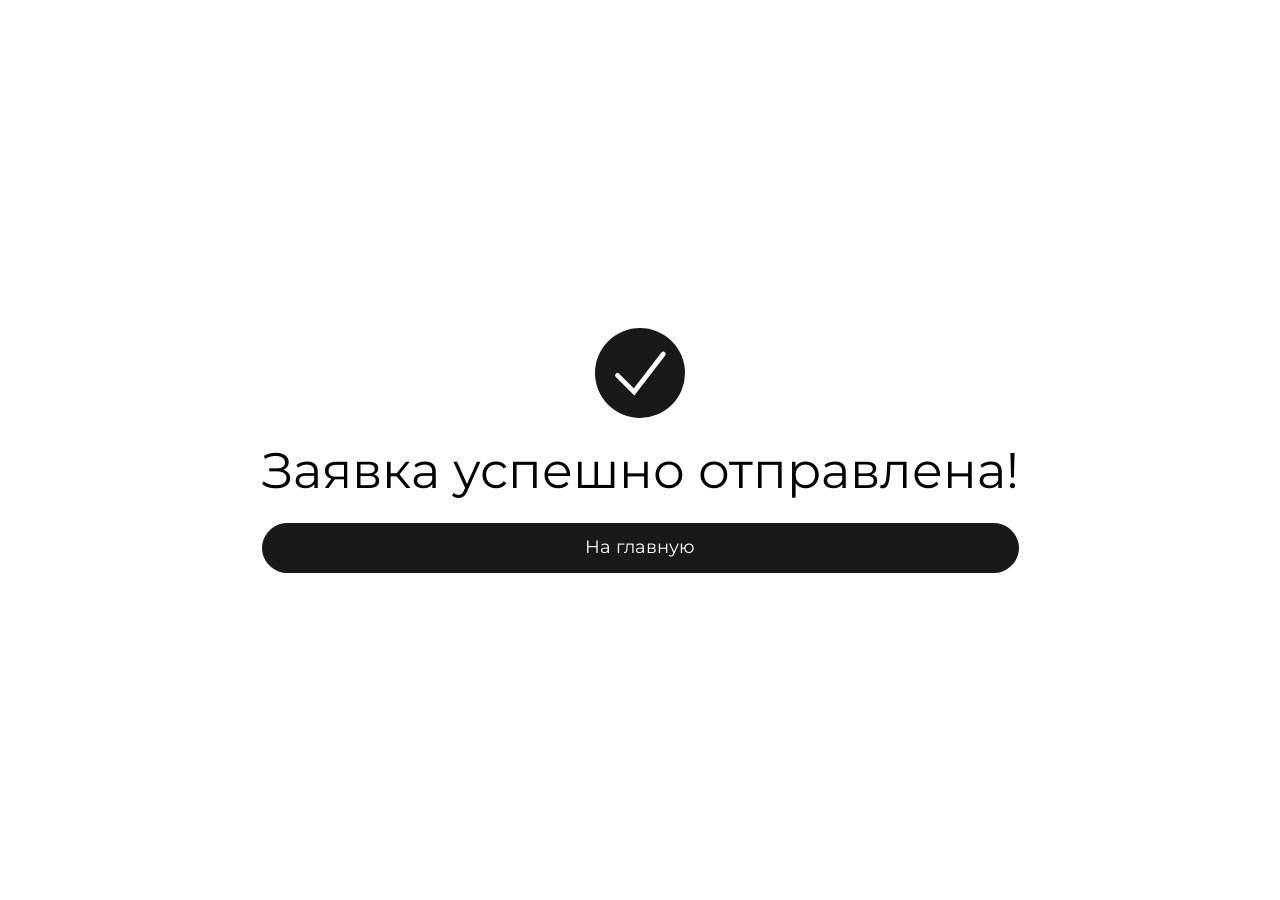
<file: html/thx-page.html>
<!DOCTYPE html>
<html lang="ru">
<head>
  <meta charset="UTF-8">
  <meta name="viewport" content="width=device-width, initial-scale=1.0">
  <link rel="stylesheet" href="../css/style.css">
  <link rel="stylesheet" href="../css/thx-page.css">
  <title>Спасибо за заявку</title>
</head>
<body>
  
  <main>
    <div class="thx-content">
      <img class="thx-icon" src="../src/icons/thx-icon.svg" alt="">
      <p class="thx-label">Заявка успешно отправлена!</p>
      <button class="btn thx-btn" type="button">На главную</button>
    </div>
  </main>

</body>
</html>
</file>
<file: css/style.css>
@font-face {
  font-family: "Montserrat";
  src: url("../src/fonts/Montserrat-Regular.woff2") format("woff2");
  font-weight: 400;
  font-style: normal;
  font-display: swap;
}

@font-face {
  font-family: "Montserrat";
  src: url("../src/fonts/Montserrat-Medium.woff2") format("woff2");
  font-weight: 500;
  font-style: normal;
  font-display: swap;
}

@font-face {
  font-family: "Montserrat";
  src: url("../src/fonts/Montserrat-SemiBold.woff2") format("woff2");
  font-weight: 600;
  font-style: normal;
  font-display: swap;
}

@font-face {
  font-family: "Montserrat";
  src: url("../src/fonts/Montserrat-Bold.woff2") format("woff2");
  font-weight: 700;
  font-style: normal;
  font-display: swap;
}

@font-face {
  font-family: "Allan-Regular";
  src: url("../src/fonts/Allan-Regular.woff2") format("woff2");
  font-weight: 400;
  font-style: normal;
  font-display: swap;
}

@font-face {
  font-family: "Allura-Regular";
  src: url("../src/fonts/Allura-Regular.woff2") format("woff2");
  font-weight: 400;
  font-style: normal;
  font-display: swap;
}

@font-face {
  font-family: "Amarante-Regular";
  src: url("../src/fonts/Amarante-Regular.woff2") format("woff2");
  font-weight: 400;
  font-style: normal;
  font-display: swap;
}

@font-face {
  font-family: "Arizonia-Regular";
  src: url("../src/fonts/Arizonia-Regular.woff2") format("woff2");
  font-weight: 400;
  font-style: normal;
  font-display: swap;
}

@font-face {
  font-family: "BaiJamjuree-Regular";
  src: url("../src/fonts/BaiJamjuree-Regular.woff2") format("woff2");
  font-weight: 400;
  font-style: normal;
  font-display: swap;
}

@font-face {
  font-family: "BalooBhainaRegular";
  src: url("../src/fonts/BalooBhainaRegular.woff2") format("woff2");
  font-weight: 400;
  font-style: normal;
  font-display: swap;
}

@font-face {
  font-family: "BebasNeueBold";
  src: url("../src/fonts/BebasNeueBold.woff2") format("woff2");
  font-weight: 600;
  font-style: normal;
  font-display: swap;
}

@font-face {
  font-family: "BrunoAce-Regular";
  src: url("../src/fonts/BrunoAce-Regular.woff2") format("woff2");
  font-weight: 400;
  font-style: normal;
  font-display: swap;
}

@font-face {
  font-family: "DeliusUnicase-Regular";
  src: url("../src/fonts/DeliusUnicase-Regular.woff2") format("woff2");
  font-weight: 400;
  font-style: normal;
  font-display: swap;
}

*,
*::before,
*::after {
  margin: 0;
  padding: 0;
  box-sizing: border-box;
}

* {
  -webkit-tap-highlight-color: transparent;
  transition: all 0.2s ease;
}

*::before,
*::after {
  font: inherit;
  color: inherit;
}

html {
  min-height: 100%;
  overflow-x: hidden;
  scroll-behavior: smooth;
  -webkit-text-size-adjust: 100%;
  text-size-adjust: 100%;
  color-scheme: light only;
}

html,
body {
  font-family: "Montserrat", sans-serif;
  line-height: 1.5;
  -webkit-font-smoothing: antialiased;
  -moz-osx-font-smoothing: grayscale;
  text-rendering: optimizeLegibility;
  overflow-x: hidden;
}

body {
  min-height: 100vh;
  min-height: 100dvh;
  user-select: none;
  background-color: canvas;
  color: canvastext;
}

p, span, a, li, h1, h2, h3, h4, h5, h6,
td, th, blockquote, figcaption, label {
  user-select: text;
}

img, picture, video, canvas, svg {
  display: block;
  max-width: 100%;
}

img {
  height: auto;
  font-style: italic;
  background-repeat: no-repeat;
  background-size: cover;
  shape-margin: 1rem;
}

input, button, textarea, select {
  font: inherit;
  color: inherit;
  background: none;
  border: none;
  outline: none;
}

input, textarea, [contenteditable] {
  user-select: text;
}

textarea {
  resize: vertical;
}

input[type="search"]::-webkit-search-decoration,
input[type="search"]::-webkit-search-cancel-button {
  -webkit-appearance: none;
}

button,
[role="button"] {
  cursor: pointer;
}

button:disabled {
  cursor: not-allowed;
}

.btn {
  border: none;
  outline: none;
  cursor: pointer;
  font-family: inherit;
  flex-shrink: 0;
  background: 0;
  background-color: var(--black-19); 
  transition: all 0.2s ease;
  color: inherit;
  -webkit-tap-highlight-color: transparent;
  text-decoration: none;
  border-radius: 20px;
  padding: 11px 30px;
  display: flex;
  align-items: center;
  justify-content: center;
}

.btn:active {
  transform: scale(.98);
}

a {
  color: inherit;
  text-decoration: none;
}

ul, ol {
  list-style: none;
}

table {
  border-collapse: collapse;
  border-spacing: 0;
}

blockquote, figure {
  margin: 0;
}

hr {
  border: none;
  border-top: 1px solid currentColor;
  opacity: .2;
}

h1 {
  font-weight: 400;
}

h1, h2, h3, h4, h5, h6, p, li, figcaption {
  overflow-wrap: break-word;
}

:focus-visible {
  outline: 2px solid currentColor;
  outline-offset: 2px;
}

:focus:not(:focus-visible) {
  outline: none;
}

::selection {
  background-color: color-mix(in srgb, currentColor 20%, transparent);
}

:root {
  --black-19: #191919;
  --black-1a: #1A1A1A;
  --grey-37: #373737;
}

@media (prefers-reduced-motion: reduce) {
  *,
  *::before,
  *::after {
    animation-duration: .01ms !important;
    animation-iteration-count: 1 !important;
    transition-duration: .01ms !important;
    scroll-behavior: auto !important;
  }
}

.content-area {
  max-width: 1200px;
  width: 100%;
}

.page-devider {
  width: 100vw;
  height: 1px;
  background-color: #BBBBBB;
  margin-top: 25px;
  margin-bottom: 25px;
}

.btn-form-addit--active {
  background-color: var(--grey-37) !important;
  color: white;
}

@media (max-width: 1251px) {
  .content-area {
    max-width: 95vw;
  }
}

@media (max-width: 1024px) {
  .content-area {
    max-width: 89.258vw;
  }

  .no-content-area-mob {
    max-width: none !important;
  }
}


[data-field-wrapper].field-wrapper--error {
  border-bottom-color: #ed3030;
}

[data-checkbox-label].form-checkbox-label--error::before {
  border-color: #ed3030;
}

[data-checkbox-label].form-checkbox-label--error .form-checkbox-label__text,
[data-checkbox-label].form-checkbox-label--error .main-form-checkbox-label__text,
[data-checkbox-label].form-checkbox-label--error .cont-inf-form-checkbox-label__text {
  color: #ed3030;
}

[data-addit-label].form-addit-info__label--error,
[data-addit-label].main-form-addit-info__label--error,
[data-addit-label].cont-inf-form-addit-info__label--error {
  color: #ed3030 !important;
}

.btn-form-addit--active {
  background-color: var(--grey-37, #333);
  color: #fff;
}

@media (max-width: 800px) {
  .content-area {
    max-width: 92vw;
  }
}
</file>
<file: css/header.css>
.header-wrapper {
  width: 100vw;
  position: fixed;
  display: flex;
  align-items: center;
  justify-content: center;
  background-color: white;
  z-index: 10;
}

.header-content {
  width: 100%;
  display: flex;
  align-items: center;
  justify-content: space-between;
  padding: 30px 0;
  max-width: 1200px;
}

.header__logo-wrapper {
  width: 12%;
  max-width: 134px;
}

.header__links-wrapper {
  display: flex;
  align-items: center;
  justify-content: end;
  gap: 30px;
}

.header-desktop {
  border-bottom: 1px solid #BBBBBB;
}

.header__button {
  font-size: 14px;
  color: white;
  border: 1px solid black;
}

.header__button:hover {
  color: black;
  background-color: white;
}

.header-mob {
  display: none;
}

@media (max-width: 1440px) {
  .header-content {
    width: 95vw;
  }
}

@media (max-width: 1024px) {
  .header-desktop {
    display: none;
  }

  .header-content {
    width: 100%;
    display: flex;
    align-items: center;
    justify-content: start;
    padding: 22px 20px;
    position: relative;
  }

  .header-mob {
    width: 100vw;
    position: fixed;
    display: flex;
    align-items: center;
    justify-content: center;
    background-color: white;
  }

  .header-mob-btn {
    padding: 0;
    background-color: white;
    width: 6.6vw;
    max-width: 67px;
    min-width: 35px;
  }

  .header__logo-img--mob {
    width: 21.7vw;
    max-width: 222px;
    min-width: 151px;
    position: absolute;
    top: 50%;
    left: 50%;
    transform: translate(-50%, -50%);
  }

  .header-menu-mob {
    display: none;
    width: 100vw;
    height: 100vh;
    padding: 26px;
    background-color: white;
    z-index: 10;
    position: absolute;
    top: 0;
    left: 0;
    flex-direction: column;
    align-items: center;
    justify-content: start;
    gap: 40px;
  }

  .header-menu-mob-up {
    width: 100%;
    display: flex;
    align-items: center;
    justify-content: space-between;
  }

  .header-menu-mob__close {
    width: 7vw;
    max-width: 40px;
    min-width: 27px;
  }

  .header-menu-mob-links-wrapper {
    width: 100%;
    display: flex;
    flex-direction: column;
    align-items: start;
    justify-content: center;
    gap: 30px;
  }

  .header-menu-mob-link {
    font-size: 28px;
  }

  .header-menu-mob-btn-wrapper {
    width: 100%;
    display: flex;
    align-items: start;
    justify-content: start;
  }

  .header-menu-mob-btn {
    color: white;
    padding: 24px 78px;
    border-radius: 50px;
    font-size: 18px;
  }
}
</file>
<file: css/footer.css>
.footer-wrapper {
  width: 100vw;
  display: flex;
  align-items: center;
  justify-content: center;
}

.footer-content {
  width: 100%;
  max-width: 1118px;
  display: flex;
  align-items: start;
  justify-content: space-between;
  padding: 50px 0 100px 0;
}

.footer-logo-contacts-links {
  display: flex;
  align-items: center;
  justify-content: center;
  gap: 112px;
}

.footer-logo-contacts-wrapper {
  display: flex;
  flex-direction: column;
  align-items: start;
  justify-content: center;
  gap: 42px;
}

.footer__logo {
  width: 160px;
}

.footer-contacts__wrapper {
  display: flex;
  flex-direction: column;
  align-items: start;
  justify-content: center;
  gap: 22px; 
}

.footer-contact-wrapper {
  display: flex;
  align-items: center;
  justify-content: center;
  gap: 15px;
}

.footer-contact__img {
  width: 26px;
}

.footer-contact__text {
  font-size: 18px;
  line-height: 26px;
}

.footer-links-wrapper {
  display: flex;
  flex-direction: column;
  align-items: start;
  justify-content: space-between;
  gap: 24px;
}

.footer-link {
  font-size: 16px;
  font-weight: 500;
}

.footer-copyright-maps {
  display: flex;
  flex-direction: column;
  align-items: end;
  justify-content: start;
  gap: 25px;
}

.footer_copyright {
  text-align: end;
  font-size: 16px;
  line-height: 20px;
}

.footer-btn-maps {
  display: flex;
  align-items: center;
  justify-content: center;
  gap: 5px;
  padding: 15px 48px;
  border-radius: 50px;
  background-color: white;
  border: 1px solid #C3C3C3;
}

.footer-btn-maps__icon {
  width: 20px;
}

.footer-btn-maps__label {
  font-size: 20px;
}

@media (max-width: 1250px) {
  .footer-content {
    max-width: 89.258vw;
  }
}

@media (max-width: 1024px) {
  .footer-content {
    flex-direction: column;
    gap: 50px;
    padding: 30px 0 100px 0;
  }

  .footer-logo-contacts-wrapper {
    gap: 26px;
  }

  .footer-logo-contacts-links {
    width: 100% ;
    justify-content: start; 
    align-items: end;
  }

  .footer-links-wrapper {
    display: grid;
    grid-template-columns: repeat(2, 1fr);
    padding-bottom: 24px;
  }

  .footer_copyright {
    text-align: start;
  }

  .footer-copyright-maps {
    align-items: start;
  }

  .footer__logo {
    width: 233px;
  }

  .footer-contact__text {
    font-size: 20px;
    line-height: 26px;
  }

  .footer-link {
    font-size: 20px;
  }
}

@media (max-width: 830px) {
  .footer-logo-contacts-links {
    flex-direction: column;
    align-items: start;
    gap: 40px;
  }

  .footer-content {
    gap: 40px;
  }

  .footer-links-wrapper {
    width: 100%;
    padding-bottom: 0;
  }
}
</file>
<file: css/form.css>
.form-section {
  width: 100%;
  display: flex;
  align-items: center;
  justify-content: center;
}

.form-wrapper {
  width: 100%;
  display: flex;
  align-items: center;
  justify-content: space-between;
  padding: 30px;
  gap: 40px;
  border: 1px solid #C3C3C3;
  margin-top: 25px;
  margin-bottom: 50px;
}

.form-inputs-wrapper, .form-buttons-wrapper {
  width: 100%;
  display: flex;
  flex-direction: column;
  align-items: start;
  justify-content: center;
  gap: 20px;
}

.form-buttons-wrapper {
  align-items: center;
}

.form__label {
  font-size: 44px;
  line-height: 38px;
  width: 100%;
  text-align: start;
}

.form-fields-wrapper {
  display: flex;
  flex-direction: column;
  align-items: start;
  justify-content: center;
  gap: 20px;
  width: 100%;
}

.feilds__label {
  font-size: 26px;
}

.fields-wrapper {
  display: grid;
  grid-template-columns: repeat(2, 1fr);
  row-gap: 52px;
  column-gap: 32px;
  width: 100%;
}

.field-wrapper {
  display: flex;
  align-items: center;
  justify-content: start;
  height: 34px;
  border-bottom: 1px solid #C3C3C3;
}

input.form__field {
  background-color: inherit;
  font-family: "Montserrat", sans-serif;
  font-size: 20px;
  padding: 0px;
  margin: 0;
  border: none;
  outline: none;
  width: 100%;
  height: 100%;
  box-sizing: border-box;
  color: #000000;
}

input.form__field::placeholder {
  color: #000000;
}

input.form__field.form__tel::placeholder {
  color: #000000;
}

.form-addit-info {
  margin-top: 30px;
  display: flex;
  flex-direction: column;
  align-items: start;
  justify-content: center;
  gap: 12px;
  width: 100%;
}

.form-addit-info__label {
  font-size: 26px;
}

.form-addit-info-btns-wrapper {
  display: flex;
  align-items: center;
  justify-content: space-between;
  width: 100%;
  gap: 12px;
}

.form-addit-info__btn {
  width: 100%;
  height: 50px;
  border: 1px solid #C3C3C3;
  border-radius: 24px;
  font-size: 16px;
  line-height: 30px;
  flex-shrink: 1;
  background-color: white;
}

.form-addit-info__btn:hover {
  background-color: var(--grey-37);
  color: white;
}

.form-addit-info__btn:active {
  background-color: var(--grey-37);
  color: white;
}

.form-btn-submit {
  width: 100%;
  border-radius: 30px;
  border: 1px solid var(--grey-37);
  background-color: var(--grey-37);
  color: white;
  font-size: 20px;
  height: 55px;
}

.form-btn-submit:hover {
  color: var(--grey-37);
  background-color: white;
}

.form-checkbox-wrapper {
  display: flex;
  align-items: center;
  justify-content: center;
  gap: 10px;
}

.form-checkbox-label {
  display: flex;
  align-items: center;
  gap: 12px;
  cursor: pointer;
  position: relative;
  padding-left: 34px;
}

.form-checkbox-label__text{
  font-size: 16px;
  line-height: 20px;
}

.form__checkbox {
  position: absolute;
  opacity: 0;
  width: 0;
  height: 0;
}

.form-checkbox-label::before {
  content: "";
  position: absolute;
  left: 0;
  top: 50%;
  transform: translateY(-50%);
  width: 20px;
  height: 20px;
  border: 2px solid #000000;
  border-radius: 6px;
  box-sizing: border-box;
}

.form__checkbox:checked + .form-checkbox-label::before {
  background-color: #000000;
  background-image: url("data:image/svg+xml,%3Csvg xmlns='http://www.w3.org/2000/svg' viewBox='0 0 24 24' fill='none' stroke='white' stroke-width='3' stroke-linecap='round' stroke-linejoin='round'%3E%3Cpolyline points='20 6 9 17 4 12'%3E%3C/polyline%3E%3C/svg%3E");
  background-size: 14px;
  background-position: center;
  background-repeat: no-repeat;
}

@media (max-width: 1217px) {
  .form-wrapper {
    flex-direction: column;
    padding: 20px 43px;
    gap: 0;
  }

  .form-inputs-wrapper {
    gap: 30px;
  }

  .form__label {
    font-size: 54px;
    line-height: 48px;
    text-align: center;
  }

  .feilds__label {
    font-size: 32px;
    line-height: 38px;
  }

  .form-fields-wrapper {
    gap: 22px;
  }

  .form-addit-info {
    gap: 22px;
  }

  .form-addit-info__label {
    font-size: 32px;
    line-height: 38px;
  }

  .form-addit-info__btn {
    font-size: 20px;
    line-height: 24px;
  }

  .form-buttons-wrapper{
    gap: 30px;
  }

  .form-btn-submit {
    width: 510px;
  }

}

@media (max-width: 800px) {

  .form-wrapper {
    padding: 20px;
  }

  .feilds__label, .form-addit-info__label {
    width: 100%;
    text-align: center;
  }

  .fields-wrapper {
    width: 100%;
    display: flex;
    flex-direction: column;
    align-items: center;
    justify-content: center;
  }

  .field-wrapper {
    width: 100%;
  }

  .form-addit-info-btns-wrapper {
    display: grid;
    grid-template-columns: repeat(2, 1fr);
    row-gap: 14px;
    column-gap: 18px;
  }

  .form-btn-submit {
    width: 100%;
  }

  .form__label {
    font-size: 45px;
    line-height: 45px;
  }

  .feilds__label {
    font-size: 29px;
    line-height: 38px;
  }
}

@media (max-width: 390px) {
  .form-addit-info-btns-wrapper {
    display: flex;
    flex-wrap: wrap;
  }
}
</file>
<file: css/about.css>
.about-head-section {
  width: 100%;
  display: flex;
  align-items: center;
  justify-content: center;
  padding-top: 139px;
}

.about-head-content {
  width: 100%;
  display: flex;
  flex-direction: column;
  align-items: center;
  justify-content: center;
  gap: 30px;
}

.about-head-label {
  font-size: 50px;
  line-height: 64px;
  text-align: center;
  font-weight: 400;
}

.about-head-img {
  width: 43.6vw;
  max-width: 628px;
}

.about-info-section {
  width: 100%;
  display: flex;
  align-items: center;
  justify-content: center;
}

.about-info-content {
  width: 100%;
  display: flex;
  flex-direction: column;
  align-items: center;
  justify-content: center;
  border: 0.5px solid #D9D9D9;
}

.ai-first-line {
  width: 100%;
  display: flex;
  align-items: center;
  justify-content: space-between;
}

.ai-first-line__item {
  width: 100%;
  height: 31px;
  border: 0.5px solid #D9D9D9;
}

.ai-second-line {
  width: 100%;
  display: flex;
  align-items: center;
  justify-content: center;
  height: 474px;
}

.ai-second-line__text-content {
  width: 100%;
  height: 100%;
  display: flex;
  flex-direction: column;
  align-items: center;
  justify-content: center;
}

.ai-second-line-text__up, .ai-second-line-text__down {
  width: 100%;
  display: flex;
  align-items: center;
  justify-content: space-between;
  height: 100%;
}

.ai-second-line__item {
  width: 100%;
  height: 158px;
  border: 0.5px solid #D9D9D9;
}

.ai-second-line__item-down {
  width: 100%;
  height: 100%;
  border: 0.5px solid #D9D9D9;
}

.ai-second-line__item--grey {
  background-color: var(--grey-37);
}

.ai-second-line__item--black {
  background-color: var(--black-19);
}

.ai-second-line-text-wrapper {
  width: 100%;
  display: flex;
  flex-direction: column;
  align-items: start;
  justify-content: center;
  padding: 16px 19px;
  border: 0.5px solid #D9D9D9;
  gap: 8px;
}

.ai-second-line__label {
  font-size: 30px;
  line-height: 30px;
  font-weight: 500;
}

.ai-second-line__description {
  font-size: 14px;
  line-height: 18px;
  max-width: 427px;
}

.ai-second-line__img-content {
  width: 100%;
  max-width: 569px;
  height: 100%;
  overflow: hidden;
}

.ai-second-line__img, .ai-four-line__img {
  inset: 0;
  width: 100%;
  height: 100%;
  object-fit: cover;
  object-position: center; 
}

.ai-third-line {
  width: 100%;
  height: 99px;
  display: flex;
  align-items: center;
  justify-content: space-between;
}

.ai-third-line__item {
  width: 100%;
  height: 100%;
  border: 0.5px solid #D9D9D9; 
}

.ai-four-line {
  width: 100%;
  height: 419px;
  display: flex;
  align-items: center;
  justify-content: center;
}

.ai-four-line__img-wrapper {
  width: 100%;
  max-width: 569px;
  height: 100%;
  overflow: hidden;
}

.ai-four-line-advantages-wrapper {
  width: 100%;
  height: 100%;
  display: grid;
  grid-template-columns: repeat(3, 1fr);
  align-items: center;
  justify-content: center;
}

.ai-four-line-adv__up, .ai-four-line-adv__down {
  width: 100%;
  height: 100%;
  display: flex;
  align-items: center;
  justify-content: space-between;
}

.ai-adv__item {
  width: 100%;
  height: 100%;
  display: flex;
  flex-direction: column;
  align-items: start;
  justify-content: space-between;
  padding: 25px 0 22px 14px;
}

.ai-adv__item--grey .ai-adv__label, .ai-adv__item--grey .ai-adv__description, .ai-adv__item--black .ai-adv__label, .ai-adv__item--black .ai-adv__description {
  color: white;
}

.ai-adv__item--grey {
  background-color: var(--grey-37);
}

.ai-adv__item--black {
  background-color: var(--black-19);
}

.ai-adv__label {
  font-size: 44px;
  line-height: 40px;
}

.ai-adv__description {
  font-size: 12px;
  line-height: 14px;
  max-width: 173px;
}

.about-devider {
  margin-top: 50px;
}

@media (max-width: 1024px) {
  .ai-first-line {
    display: none;
  }

  .ai-second-line {
    height: 368px;  
  }

  .ai-second-line__item, .ai-second-line__item-down {
    height: 107px;
  }

  .ai-second-line__label {
    font-size: 26px;
    line-height: 30px;
  }

  .ai-second-line__description {
    font-size: 12px;
    line-height: 14px;
  }

  .ai-third-line {
    height: 50px;
  }

  .ai-four-line {
    height: 338px;
  }

  .ai-four-line__img-wrapper {
    width: 69%;
  }

  .ai-adv__label {
    font-size: 30px;
    line-height: 26px;
  } 
}

@media (max-width: 890px) {
  .about-head-section {
    padding-top: 120px;
  }

  .about-head-img {
    width: 100%;
    max-width: none;
  }

  .ai-second-line {
    flex-direction: column-reverse;
    height: auto;
  }

  .ai-second-line__img-content {
    max-width: none;
  }
  
  .ai-second-line-text__up .ai-second-line__item:nth-child(4),
  .ai-second-line-text__down .ai-second-line__item-down:nth-child(4),
  .ai-third-line .ai-third-line__item:nth-child(4),
  .ai-third-line .ai-third-line__item:nth-child(5),
  .ai-third-line .ai-third-line__item:nth-child(6) {
    display: none;
  }

  .ai-four-line {
    flex-direction: column;
    height: auto;
  }

  .ai-four-line__img-wrapper {
    width: 100%;
    max-width: none;
  }

  .ai-four-line-advantages-wrapper {
    grid-template-columns: repeat(2, 1fr);
  }

  .ai-adv__item {
    padding: 15px;
    height: 170px;
  }
  
  .ai-four-line-advantages-wrapper .ai-adv__item:nth-child(1) { order: 1; }
  .ai-four-line-advantages-wrapper .ai-adv__item:nth-child(2) { order: 2; }
  .ai-four-line-advantages-wrapper .ai-adv__item:nth-child(3) { order: 4; }
  .ai-four-line-advantages-wrapper .ai-adv__item:nth-child(4) { order: 3; }
  .ai-four-line-advantages-wrapper .ai-adv__item:nth-child(5) { order: 5; }
  .ai-four-line-advantages-wrapper .ai-adv__item:nth-child(6) { order: 6; }
}

@media (max-width: 416px) {
  .about-head-label {
    font-size: 40px;
  }
}
</file>
<file: css/blog-item-page.css>
.blog-item-page-head-section {
  width: 100%;
  display: flex;
  align-items: center;
  justify-content: center;
}

.bip-content {
  width: 100vw;
  height: 690px;
  position: relative;
  display: flex;
  align-items: end;
  padding-bottom: 80px;
  justify-content: center;
}

.bip-content-wrapper {
  width: 100%;
  display: flex;
  align-items: center;
  justify-content: center;
}

.blog-item-page-content-section {
  width: 100%;
  margin-top: 80px;
  margin-bottom: 80px;
  display: flex;
  align-items: center;
  justify-content: center;
}

.bip-back-img-wrapper {
  position: absolute;
  top: 50%;
  left: 50%;
  transform: translate(-50%, -50%);
  width: 100%;
  height: 100%;
  z-index: -1;
}

.bip-back-img {
  inset: 0;
  width: 100%;
  height: 100%;
  object-fit: cover;
  object-position: center; 
}

.back-color {
  width: 100%;
  height: 100%;
  background-color: #00000099;
  position: absolute;
  top: 50%;
  left: 50%;
  transform: translate(-50%, -50%);
}

.bip-label {
  font-size: 56px;
  color: white;
}

.bip-description {
  font-size: 38px;
  color: white;
}

.bip-date {
  font-size: 20px;
  color: white;
}

.bip-text {
  font-size: 18px;
}

@media (max-width: 720px) {
  .bip-label {
    font-size: 46px;
    line-height: 50px;
  }

  .bip-description {
    font-size: 28px;
    margin-top: 10px;
  }

  .bip-date {
    font-size: 12px;
  }
}

@media (max-width: 440px) {
  .bip-date {
    font-size: 11px;
  }

  .bip-description {
    font-size: 18px;
  }

  .bip-label {
    font-size: 30px;
  }
}
</file>
<file: css/blog-page.css>
.blog-items-border {
  width: 100%;
  display: flex;
  align-items: center;
  justify-content: center;
  border-top: 1px solid #BBBBBB;
}

.bi-last-item {
  border-bottom: 1px solid #BBBBBB;
}

.blog-items-section {
  width: 100%;
  display: flex;
  flex-direction: column;
  align-items: center;
  justify-content: center;
  padding-top: 178px;
}

.blog-items-content {
  width: 100%;
  display: flex;
  align-items: center;
  justify-content: start;
  padding: 20px 0;
  gap: 20px;
}

.bi-img-wrapper {
  width: 41vw;
  max-width: 592px;
  height: 335px;
  overflow: hidden;
}

.bi-img {
  inset: 0;
  width: 100%;
  height: 100%;
  object-fit: cover;
  object-position: center;
}

.bi-info {
  display: flex;
  flex-direction: column;
  align-items: start;
  justify-content: space-between;
  height: 335px;
}

.bi-info-texts {
  display: flex;
  flex-direction: column;
  align-items: start;
  justify-content: space-between; 
}

.bi-last-article {
  font-size: 12px;
}

.bi-label {
  font-size: 34px;
  line-height: 32px;
  margin-top: 23px;
}

.bi-description {
  font-size: 12px;
  line-height: 14px;
  margin-top: 14px;
}

.bi-button {
  color: white;
  background-color: var(--black-19);
  padding: 11px 45px;
  border: 1px solid var(--black-19);
  border-radius: 50px;
  font-size: 14px;
}

.bi-button:hover {
  color: var(--black-19);
  background-color: white;
}

.blog-items-img-right .content-area .blog-items-content .bi-info {
  align-items: end;
}

.blog-items-img-right .content-area .blog-items-content .bi-info .bi-info-texts {
  align-items: end;
}

.blog-items-img-right .content-area .blog-items-content .bi-info .bi-info-texts .bi-label {
  text-align: end;
}

.blog-items-img-right .content-area .blog-items-content .bi-info .bi-info-texts .bi-description {
  text-align: end;
}

.blog-items-img-right .content-area .blog-items-content .bi-info .bi-button {
  background-color: var(--grey-37);
  border: 1px solid var(--grey-37);
}

.blog-items-img-right .content-area .blog-items-content .bi-info .bi-button:hover {
  background-color: white;
  color: var(--grey-37);
}

@media (max-width: 1024px) {
  .bi-img-wrapper {
    width: 44.73vw;
  }

  .bi-last-article {
    font-size: 14px;
  }

  .bi-label {
    font-size: 28px;
    line-height: 28px;
    margin-top: 20px;
  }
}

@media (max-width: 900px) {

  .blog-items-section {
    padding-top: 104px;
  }

  .blog-items-content {
    flex-direction: column;
    gap: 10px;
  }

  .blog-items-img-right .content-area .blog-items-content {
    flex-direction: column-reverse;
  }

  .bi-img-wrapper {
    width: 100%;
    max-width: none;
    height: 250px;
  }

  .bi-info {
    width: 100%;
    height: auto;
  }

  .bi-button {
    margin-top: 30px;
  }

  .bi-label {
    font-size: 22px;
    line-height: 24px;
  }

  .bi-description {
    font-size: 14px;
    line-height: 16px;
    margin-top: 10px;
  }

  .blog-items-img-right .content-area .blog-items-content .bi-info .bi-info-texts,
  .blog-items-img-right .content-area .blog-items-content .bi-info {
    align-items: start;
  }

  .blog-items-img-right .content-area .blog-items-content .bi-info .bi-info-texts .bi-label, 
  .blog-items-img-right .content-area .blog-items-content .bi-info .bi-info-texts .bi-description {
    text-align: start;
  }
}
</file>
<file: css/collect-item.css>
.cip-head-section {
  width: 100%;
  padding: 165px 0 0 0;
}

.cip-border {
  width: 100%;
  display: flex;
  align-items: center;
  justify-content: center;
  border-top: 1px solid #BBBBBB;
  border-bottom: 1px solid #BBBBBB;
}

.cip-content {
  display: flex;
  align-items: center;
  justify-content: start;
}

.cip-collect-description-wrapper {
  display: flex;
  flex-direction: column;
  align-items: start;
  justify-content: center;
  padding: 0 50px 0 0;
}

.cip-crumbs-wrapper {
  display: flex;
  align-items: center;
  justify-content: center;
  gap: 10px;
}

.cip-crumb {
  font-size: 22px;
  line-height: 30px;
}

.cip-crumbs-devider {
  width: 1px;
  height: 30px;
  background-color: var(--balck-19);
}

.cip-collect-label {
  margin-top: 24px;
  font-size: 64px;
}

.cip-collect-description {
  font-size: 16px;
  line-height: 20px;
  max-width: 454px;
}

.cip-collect-button-form {
  color: white;
  font-size: 16px;
  padding: 10px 48px;
  border-radius: 50px;
  margin-top: 67px;
}

.cip-collect-img-table-wrapper {
  position: relative;
  display: grid;
  grid-template-columns: repeat(2, 1fr);
}

.cip-collect-img-table-wrapper::before {
  content: "";
  width: 100vw;
  position: absolute;
  left: 0;
  top: 50%;
  transform: translateY(-50%);
  height: 1px;
  background-color: #BBBBBB;
}

.cip-imgs-table__item {
  width: 24.097vw;
  max-width: 347px;
  height: 263px;
  display: flex;
  align-items: center;
  justify-content: center;
  border-left: 1px solid #BBBBBB;
}

.cip-heaed-item__img {
  height: 100%;
}

.cip-item__img {
  height: 100%;
}

.cip-item__name {
  font-size: 56px;
}

.cip-item-section {
  position: relative;
  margin-top: 25px;
}

.cip-item-wrapper {
  display: flex;
  align-items: center;
  justify-content: space-between;
}

.cip-item-img-table-wrapper-left, .cip-item-img-table-wrapper-right {
  position: relative;
  display: grid;
  grid-template-columns: repeat(2, 1fr);
}

.cip-item-img-table-wrapper-left::before {
  content: "";
  width: 100vw;
  position: absolute;
  right: 0;
  top: 50%;
  transform: translateY(-50%);
  height: 1px;
  background-color: #BBBBBB;
}

.cip-item-img-table-wrapper-right::before {
  content: "";
  width: 100vw;
  position: absolute;
  left: 0;
  top: 50%;
  transform: translateY(-50%);
  height: 1px;
  background-color: #BBBBBB;
}

.cip-item-table__item {
  width: 24.097vw;
  max-width: 347px;
  height: 263px;
  display: flex;
  align-items: center;
  justify-content: center;
}

.cip-item-table__item--right {
  border-left: 1px solid #BBBBBB;
}

.cip-item-table__item--left {
  border-right: 1px solid #BBBBBB;
}

.cip-item-info {
  display: flex;
  flex-direction: column;
  justify-content: center;
}

.cip-item-info-right{
  align-items: end;
}

.cip-item-info-left {
  align-items: start;
}

.cip-item-info__name {
  font-size: 40px;
  line-height: 50px;
}

.cip-item-info__description {
  font-size: 16px;
  line-height: 20px;
  margin-top: 20px;
}

.cip-item__button {
  color: white;
  background-color: var(--grey-37);
  font-size: 26px;
  line-height: 30px;
  padding: 11px 93px;
  border-radius: 50px;
  margin-top: 132px;
  border: 1px solid var(--grey-37);
}

.cip-item__button:hover {
  color: var(--grey-37);
  background-color: white;
}

.cip-img-section {
  width: 100%;
  height: 30vw;
  /* max-height: 422px; */
  min-height: 294px;
  margin-top: 100px;
}

.cip-img {
  inset: 0;
  width: 100%;
  height: 100%;
  object-fit: cover;
  object-position: center;
}

.cip-text-img-section {
  width: 100%;
  display: flex;
  align-items: center;
  justify-content: center;
  margin-top: 25px;
}

.cip-text-img-wrapper {
  width: 100%;
  display: flex;
  flex-direction: column;
  align-items: center;
  justify-content: center;
  gap: 25px;
}

.cip-text-wrapper {
  width: 100%;
  display: flex;
  align-items: start;
  justify-content: start;
  gap: 52px;
}

.cip-description-collection {
  max-width: 540px;
}

.cip-description-collection, .cip-description-collection--2 {
  font-size: 16px;
  line-height: 20px;
}

.cip-description-collection--2 {
  max-width: 540px;
}

.cip-description-collection--2--bold {
  font-weight: 600;
}

.cip-img-wrapper {
  width: 100%;
  display: flex;
  align-items: center;
  justify-content: space-between;
  margin-bottom: 25px;
}

.cip-description-img {
  /* width: 100%; */
  width: 26.53vw;
  max-width: 382px;
  /* min-width: 311px; */
}

.cip-font-allura {
  font-family: "Allura-Regular";
}

.cip-font-bebas {
  font-family: "BebasNeueBold";
  font-size: 64px;
  line-height: 64px;
}

.cip-font-allan {
  font-family: "Allan-Regular";
}

.cip-font-amarante {
  font-family: "Amarante-Regular";
}

.cip-font-arizona {
  font-family: "Arizonia-Regular";
}

.cip-font-baloo {
  font-family: "BalooBhainaRegular";
}

.cip-font-bai {
  font-family: "BaiJamjuree-Regular";
  font-size: 46px;
  line-height: 46px;
}

.cip-font-bruno-ace {
  font-family: "BrunoAce-Regular";
  font-size: 40px;
  line-height: 46px;
}

.cip-font-delius {
  font-family: "DeliusUnicase-Regular";
  font-size: 46px;
  line-height: 46px;
}

.cip-font-arbat {
  font-size: 46px;
  line-height: 46px;
}

@media (max-width: 1024px) {
  .cip-imgs-table__item, .cip-item-table__item {
    height: 178px;
  }

  .cip-crumbs-wrapper {
    display: none;
  }

  .cip-collect-label {
    font-size: 50px;
    line-height: 50px;
  }

  .cip-collect-description {
    font-size: 14px;
    line-height: 16px;
    margin-top: 4px;
  }

  .cip-collect-button-form {
    padding: 13px 73px;
    margin-top: 20px;
  }

  .cip-item__name, .cip-font-bebas {
    font-size: 44px !important;
    line-height: 40px !important;
  }

  .cip-item-info__name {
    font-size: 36px;
    line-height: 40px;
  }

  .cip-item-info__description {
    margin-top: 0;
    font-size: 14px;
    line-height: 16px;
  }

  .cip-item__button {
    margin-top: 63px;
    font-size: 16px;
    line-height: 18px;
  }

  .cip-description-collection {
    max-width: 418px;
  }

  .page-devider {
    display: none;
  }

}

@media (max-width: 880px) {

  .cip-head-section {
    padding: 80px 0 0 0;
  }

  .cip-content {
    width: 100%;
    flex-direction: column;
  }

  .cip-collect-description-wrapper {
    width: 100%;
    padding: 0;
  }

  .cip-collect-label {
    width: 100%;
    text-align: start;
    font-size: 46px;
  }

  .cip-collect-description {
    width: 100%;
    font-size: 16px;
    line-height: 20px;
    max-width: none;
  }

  .cip-collect-img-table-wrapper {
    width: 100%;
    margin-top: 30px;
  }

  .cip-collect-img-table-wrapper::before {
    top: 50%;
    left: 50%;
    transform: translate(-50%, -50%);
  }

  .cip-collect-img-table-wrapper::after {
    content: "";
    width: 100vw;
    position: absolute;
    top: 0;
    left: 50%;
    transform: translate(-50%, 0);
    height: 1px;
    background-color: #BBBBBB;
  }

  .cip-imgs-table__item, .cip-item-table__item--right, .cip-item-table__item--left {
    border: 0;
    max-width: none;
    width: 100%;
  }

  .cip-imgs-table__item:nth-child(2), 
  .cip-imgs-table__item:nth-child(4), 
  .cip-item-table__item--left:nth-child(2), 
  .cip-item-table__item--left:nth-child(4),
  .cip-item-table__item--right:nth-child(2), 
  .cip-item-table__item--right:nth-child(4) {
    border-left: 1px solid #BBBBBB;
  }

  .cip-item-section {
    margin: 0;
  }

  .cip-border {
    border-top: .5px solid #BBBBBB;
    border-bottom: .5px solid #BBBBBB;
  }

  .cip-item-info--end {
    flex-direction: column-reverse;
    gap: 30px;
  }

  .cip-item-info--start {
    flex-direction: column;
    gap: 30px;
  }

  .cip-item-img-table-wrapper-left::before {
    top: 50%;
    left: 50%;
    transform: translate(-50%, -50%);
  }

  .cip-item-img-table-wrapper-left::after {
    content: "";
    width: 100vw;
    position: absolute;
    top: 0;
    left: 50%;
    transform: translate(-50%, 0);
    height: 1px;
    background-color: #BBBBBB;
  }

  .cip-item-img-table-wrapper-right::before {
    top: 50%;
    left: 50%;
    transform: translate(-50%, -50%);
  }

  .cip-item-img-table-wrapper-right::after {
    content: "";
    width: 100vw;
    position: absolute;
    top: 0;
    left: 50%;
    transform: translate(-50%, 0);
    height: 1px;
    background-color: #BBBBBB;
  }

  .cip-item-info-right, .cip-item-info-left {
    width: 100%;
    align-items: start;
    margin-top: 30px;
  }

  .cip-item-img-table-wrapper-left, .cip-item-img-table-wrapper-right {
    width: 100%;
  }

  .cip-img-section {
    margin-top: 50px;
  }
}

@media (max-width: 666px) {
  .cip-img-section, .cip-text-img-section {
    display: none;
  }

  .cip-item-info-right, .cip-item-info-left, .cip-collect-description-wrapper {
    align-items: center;
  }

  .cip-collect-label {
    text-align: center;
  }
}

@media (max-width: 510px) {
  .cip-item__name {
    font-size: 30px !important;
  }  
}

@media (max-width: 400px) {
  .cip-item__img {
    height: auto;
  }
}
</file>
<file: css/collections.css>
.collect-head-section {
  width: 100%;
  display: flex;
  align-items: center;
  justify-content: center;
  padding: 180px 0 10px 0;
}

.collect-head-label {
  text-align: center;
  font-size: 52px;
  line-height: 60px;
  font-weight: 400;
}

.collect-content-section {
  width: 100%;
  display: flex;
  align-items: center;
  justify-content: center;
  padding: 20px 0 25px 0;
}

.collect-content {
  width: 100%;
  display: flex;
  flex-direction: column;
  align-items: center;
  justify-content: start;
  border: .5px solid #D9D9D9;
}

.collect-items-wrapper {
  width: 100%;
  display: grid;
  grid-template-columns: repeat(3, 1fr);
}

.collect-item {
  width: 100%;
  display: flex;
  align-items: center;
  justify-content: center;
  border: .5px solid #D9D9D9;
  height: 294px;
  overflow: hidden;
}

.collect-item-btn-wraper {
  background-color: var(--black-19);
}

.collect-black-filter {
  filter: grayscale(100%);
  transform: scale(.7);
}

.collect-black-filter:hover {
  filter: none;
  transform: scale(1);
}

.collect-logo-item {
  background-color: black;
}

.collect-item-name {
  font-size: 40px;
  line-height: 50px;
  text-align: center;
}

.collect-logo-item-name {
  font-size: 34px;
  line-height: 26px;
  color: white;
  text-transform: uppercase;
}

.collect-item-btn {
  font-size: 18px;
  line-height: 20px;
  padding: 11px 72px;
  border-radius: 35px;
  color: white;
  border: 1px solid var(--grey-37);
}

.collect-item-btn:hover {
  color: var(--black-19);
  background-color: white;
}

.collect-item-img {
  width: 100%;
  max-width: 307px;
}

.collect-item-description {
  background-color: var(--grey-37);
}

.collect-item-description-text {
  font-size: 24px;
  line-height: 26px;
  color: white;
}

@media (max-width: 1040px) {

  .collect-item-description-text {
    text-align: center;
  }

  .collect-item-name {
    font-size: 30px;
    line-height: 30px;
  }
}

@media (max-width: 1024px) {

  .collect-content-section {
    padding: 30px 0 ;
  }

  .collect-item {
    height: 236px;
    overflow: hidden;
  }

  .collect-item-img {
    max-width: 240px;
  }

  .page-devider {
    display: none !important;
  }
}

@media (max-width: 880px) {
  .collect-item-btn {
    width: 90%;
    padding: 11px 0;
  }
}

@media (max-width: 760px) {

  .collect-head-section {
    padding-top: 141px;
  }

  .collect-item-name-wrapper {
    color: white;
    background-color: var(--black-19);
  }

  .collect-item-btn {
    max-width: 252px;
  }

  .collect-item {
    height: 170px;
  }

  .collect-items-wrapper {
    width: 100%;
    display: grid;
    grid-template-columns: 1fr 1fr;
    align-items: center;
    justify-items: center;
  }

  .collect-logo-item { display: none; }

  .ci-template-1 {
    grid-template-areas:
      "name name"
      "img1 img2"
      "btn  btn"
      "desc desc";
  }
  .ci-template-1 .collect-item:nth-child(1) { grid-area: name; }
  .ci-template-1 .collect-item:nth-child(3) { grid-area: img1; }
  .ci-template-1 .collect-item:nth-child(4) { grid-area: btn;  }
  .ci-template-1 .collect-item:nth-child(5) { grid-area: img2; }
  .ci-template-1 .collect-item:nth-child(6) { grid-area: desc; }

  .ci-template-2 {
    grid-template-areas:
      "name name"
      "img1 img2"
      "desc desc"
      "btn  btn";
  }
  .ci-template-2 .collect-item:nth-child(1) { grid-area: img1; }
  .ci-template-2 .collect-item:nth-child(3) { grid-area: name; }
  .ci-template-2 .collect-item:nth-child(4) { grid-area: desc; }
  .ci-template-2 .collect-item:nth-child(5) { grid-area: img2; }
  .ci-template-2 .collect-item:nth-child(6) { grid-area: btn;  }

  .ci-template-1 .collect-item:nth-child(3),
  .ci-template-1 .collect-item:nth-child(5),
  .ci-template-2 .collect-item:nth-child(1),
  .ci-template-2 .collect-item:nth-child(5) {
    height: 200px;
    width: 100%;
  }

  .ci-template-1 .collect-item:nth-child(3), .ci-template-2 .collect-item:nth-child(1) {
    border-right: 0;
  }
  
  .ci-template-1 .collect-item:nth-child(5), .ci-template-2 .collect-item:nth-child(5) {
    border-left: 0;
  }

  .ci-template-1 .collect-item:nth-child(3) .collect-item-img,
  .ci-template-1 .collect-item:nth-child(5) .collect-item-img,
  .ci-template-2 .collect-item:nth-child(1) .collect-item-img,
  .ci-template-2 .collect-item:nth-child(5) .collect-item-img {
    width: 100%;
    /* height: 200px; */
    object-fit: cover;
    display: block;
  }

  .ci-template-1 .collect-item:nth-child(4),
  .ci-template-1 .collect-item:nth-child(6),
  .ci-template-2 .collect-item:nth-child(4),
  .ci-template-2 .collect-item:nth-child(6) {
    width: 100%;
    display: flex;
    justify-content: center;
  }

  .collect-item-btn { max-width: 252px; }

  .collect-item-name-wrapper {
    color: white;
    background-color: var(--black-19);
    width: 100%;
  }

}

@media (max-width: 1023px) {
  .collect-black-filter:hover {
    filter: grayscale(100%);
    transform: scale(.7);
  }
}
</file>
<file: css/contacts.css>
.contacts-head-section {
  width: 100%;
  display: flex;
  align-items: center;
  justify-content: center;
  padding-top: 139px;
}

.contacts-head-content {
  width: 100%;
  display: flex;
  flex-direction: column;
  align-items: center;
  justify-content: center;
  gap: 8px;
}

.contacts-head-label {
  font-size: 56px;
  line-height: 64px;
  text-align: center;
  font-weight: 400;
}

.contacts-head-img {
  width: 43.6vw;
  max-width: 628px;
  min-width: 470px;
}

.contacts-info-section {
  width: 100%;
  display: flex;
  align-items: center;
  justify-content: center;
}

.contacts-info-content {
  width: 100%;
  display: flex;
  flex-direction: column;
  align-items: center;
  justify-content: center;
  border: 0.5px solid #D9D9D9;
}

.cont-inf-first-line {
  width: 100%;
  display: flex;
  align-items: center;
  justify-content: center;
}

.cont-inf-first-line__item {
  width: 100%;
  height: 32px;
  border: 0.5px solid #D9D9D9; 
}

.cont-inf-second-line {
  width: 100%;
  height: 474px;
  display: flex;
  align-items: center;
  justify-content: center;
}

.cont-inf-second-line-contacts-wrapper {
  width: 100%;
  height: 100%;
  display: flex;
  flex-direction: column;
  align-items: center;
  justify-content: center;
}

.cont-inf-contacts-info-wrapper {
  width: 100%;
  height: 100%;
  display: flex;
  flex-direction: column;
  align-items: start;
  justify-content: center;
  border: 0.5px solid #D9D9D9;
  padding: 22px 0 30px 12px;
  gap: 10px;
}

.cont-inf-contacts-info__label {
  font-size: 30px;
  line-height: 30px;
}

.cont-inf-contacts-info__item {
  display: flex;
  align-items: center;
  justify-content: center;
  gap: 14px;
}

.cont-inf-contacts-info-item__img {
  width: 16px;
}

.cont-inf-contacts-info-item__text {
  font-size: 14px;
  line-height: 16px;
}

.cont-inf-contacts-btns-wrapper {
  width: 100%;
  display: grid;
  grid-template-columns: repeat(2, 1fr);
}

.cont-inf-contacts-btn {
  width: 100%;
  display: flex;
  flex-direction: column;
  align-items: start;
  justify-content: space-between;
  height: 139px;
  padding: 14px;
  border: 0.5px solid #D9D9D9; 
}

.cont-inf-contacts-btn__label {
  font-size: 20px;
  line-height: 20px;
}

.cont-inf-contacts-btn--black {
  background-color: var(--black-19);
  color: white;
}

.cont-inf-contacts-btn--grey {
  background-color: var(--grey-37);
  color: white;
}

.cont-inf-contacts-btn--1 svg path, .cont-inf-contacts-btn--4 svg path {
  fill: var(--black-19);
}

.cont-inf-contacts-btn--1:hover {
  background-color: var(--black-19);
  color: white;
}

.cont-inf-contacts-btn--1:hover svg path {
  fill: white;
}

.cont-inf-contacts-btn--2:hover {
  background-color: white;
  color: var(--grey-37);
}

.cont-inf-contacts-btn--2:hover svg path {
  fill: var(--grey-37);
}

.cont-inf-contacts-btn--3:hover {
  background-color: white;
  color: var(--black-19);
}

.cont-inf-contacts-btn--3:hover svg path {
  fill: var(--black-19);
}

.cont-inf-contacts-btn--4:hover {
  background-color: var(--grey-37);
  color: white;
}

.cont-inf-contacts-btn--4:hover svg path {
  fill: white;
}

.cont-inf-form-wrapper {
  width: 100%;
  height: 100%;
  display: flex;
  flex-direction: column;
  align-items: center;
  justify-content: start;
  padding: 22px 33px 30px 33px;
  border: 0.5px solid #D9D9D9;
  max-width: 569px;
}

.cont-inf-form__label {
  font-size: 36px;
  line-height: 30px;
  width: 100%;
  text-align: center;
}

.cont-inf-form-fields-wrapper {
  margin-top: 30px;
  display: flex;
  flex-direction: column;
  align-items: start;
  justify-content: center;
  gap: 30px;
  width: 100%;
}

.cont-inf-feilds__label {
  font-size: 22px;
  line-height: 24px;
}

.cont-inf-fields-wrapper {
  display: grid;
  grid-template-columns: repeat(2, 1fr);
  row-gap: 26px;
  column-gap: 30px;
  width: 100%;
}

.cont-inf-field-wrapper {
  display: flex;
  align-items: center;
  justify-content: start;
  height: 22px;
  border-bottom: 1px solid #C3C3C3;
}

input.cont-inf-field {
  background-color: inherit;
  font-family: "Montserrat", sans-serif;
  font-size: 14px;
  line-height: 16px;
  padding: 0px;
  margin: 0;
  border: none;
  outline: none;
  width: 100%;
  height: 100%;
  box-sizing: border-box;
  color: #000000;
}

input.cont-inf-field::placeholder {
  color: #000000;
}

input.cont-inf-field.form__tel::placeholder {
  color: #000000;
}

.cont-inf-form-addit-info {
  margin-top: 30px;
  display: flex;
  flex-direction: column;
  align-items: start;
  justify-content: center;
  gap: 12px;
  width: 100%;
}

.cont-inf-form-addit-info__label {
  font-size: 22px;
  line-height: 24px;
}

.cont-inf-form-addit-info-btns-wrapper {
  display: flex;
  align-items: center;
  justify-content: space-between;
  width: 100%;
  gap: 12px;
  margin-top: 10px;
}

.cont-inf-form-addit-info__btn {
  width: 100%;
  height: 35px;
  border: 1px solid #C3C3C3;
  border-radius: 24px;
  font-size: 12px;
  line-height: 16px;
  flex-shrink: 1;
  background-color: white;
}

.cont-inf-form-addit-info__btn:hover {
  background-color: var(--grey-37);
  color: white;
}

.cont-inf-form-addit-info__btn:active {
  background-color: var(--grey-37);
  color: white;
}

.cont-inf-form-btn-submit {
  width: 100%;
  max-width: 426px;
  border-radius: 30px;
  border: 1px solid var(--black-19);
  background-color: var(--black-19);
  color: white;
  font-size: 16px;
  line-height: 20px;
  margin-top: 44px;
  height: 45px;
}

.cont-inf-form-btn-submit:hover {
  color: var(--black-19);
  background-color: white;
}

.cont-inf-form-checkbox-wrapper {
  margin-top: 23px;
  display: flex;
  align-items: center;
  justify-content: center;
  gap: 10px;
}

.cont-inf-form-checkbox-label {
  display: flex;
  align-items: center;
  gap: 12px;
  cursor: pointer;
  position: relative;
  padding-left: 34px;
}

.cont-inf-form-checkbox-label__text{
  font-size: 12px;
  line-height: 14px;
}

.cont-inf-form__checkbox {
  position: absolute;
  opacity: 0;
  width: 0;
  height: 0;
}

.cont-inf-form-checkbox-label::before {
  content: "";
  position: absolute;
  left: 0;
  top: 50%;
  transform: translateY(-50%);
  width: 20px;
  height: 20px;
  border: 2px solid #000000;
  border-radius: 6px;
  box-sizing: border-box;
}

.cont-inf-form__checkbox:checked + .cont-inf-form-checkbox-label::before {
  background-color: #000000;
  background-image: url("data:image/svg+xml,%3Csvg xmlns='http://www.w3.org/2000/svg' viewBox='0 0 24 24' fill='none' stroke='white' stroke-width='3' stroke-linecap='round' stroke-linejoin='round'%3E%3Cpolyline points='20 6 9 17 4 12'%3E%3C/polyline%3E%3C/svg%3E");
  background-size: 14px;
  background-position: center;
  background-repeat: no-repeat;
}

.cont-inf-third-line {
  width: 100%;
  height: 103px;
  display: flex;
  align-items: center;
  justify-content: center;
}

.cont-inf-third-line__item {
  width: 100%;
  height: 100%;
  border: 0.5px solid #D9D9D9;   
}

.cont-inf-four-line {
  width: 100%;
  height: 486px;
  display: flex;
  align-items: center;
  justify-content: center;
}

.cont-inf-four-line__btn-wrapper {
  width: 100%;
  max-width: 510px;
  height: 100%;
  display: flex;
  flex-direction: column;
  align-items: center;
  justify-content: center;
}

.cont-inf-four-line__bts-wrapper {
  display: flex;
  flex-direction: column;
  align-items: center;
  justify-content: center;
  width: 100%;
}

.cont-inf-four-line__label {
  width: 100%;
  text-align: center;
  line-height: 80px;
  font-size: 20px;
  border: 0.5px solid #D9D9D9;
}

.cont-inf-map-button {
  border: none;
  outline: none;
  cursor: pointer;
  font-family: inherit;
  flex-shrink: 0;
  background: 0;
  background-color: white; 
  transition: all 0.2s ease;
  color: inherit;
  -webkit-tap-highlight-color: transparent;
  text-decoration: none;
  display: flex;
  align-items: center;
  justify-content: center;
  font-size: 26px;
  line-height: 26px;
  border: 0.5px solid #D9D9D9;
  height: 102px;
  width: 100%;
}

.cont-inf-map-button:hover, .cont-inf-map-button--active {
  background-color: var(--grey-37);
  color: white;
}

.cont-inf-map-wrapper {
  width: 100%;
  max-width: 690px;
  height: 100%;
  overflow: hidden;
}

.cont-inf-map-img--hidden {
  display: none;
}

.cont-inf-map-img {
  inset: 0;
  width: 100%;
  height: 100%;
  object-fit: cover;
  object-position: center;
}

@media (max-width: 1024px) {

  .contacts-head-img {
    width: 95vw;
    max-width: none;
  }

  .cont-inf-second-line {
    flex-direction: column;
    height: auto;
  }

  .cont-inf-contacts-info__label {
    font-size: 40px;
    line-height: 40px;
  }

  .cont-inf-contacts-info-wrapper {
    display: grid;
    grid-template-columns: auto auto;
    justify-content: center;
    gap: 30px;
  }

  .cont-inf-contacts-info__label {
    text-align: center;
  }
  
  .cont-inf-contacts-info__label,
  .cont-inf-contacts-info__item:last-child {
    grid-column: 1 / -1;
  }

  .cont-inf-contacts-info-item__text {
    font-size: 20px;
    line-height: 22px;
  }

  .cont-inf-contacts-btns-wrapper {
    display: flex;
  }

  .cont-inf-contacts-btn--2, .cont-inf-contacts-btn--4 {
    color: white;
    background-color: var(--black-19);
  }

  .cont-inf-contacts-btn--3 {
    color: black;
    background-color: white;
  }

  .cont-inf-contacts-btn--3 svg path {
    fill: var(--black-19);
  }

  .cont-inf-contacts-btn--4 svg path {
    fill: white;
  }

  .cont-inf-contacts-btn--1:hover {
    background-color: var(--black-19);
    color: white;
  }

  .cont-inf-contacts-btn--1:hover svg path {
    fill: white;
  }

  .cont-inf-contacts-btn--2:hover {
    background-color: white;
    color: var(--black-19);
  }

  .cont-inf-contacts-btn--2:hover svg path{
    fill: var(--black-19);
  }

  .cont-inf-contacts-btn--3:hover {
    background-color: var(--black-19);
    color: white;
  }

  .cont-inf-contacts-btn--3:hover svg path {
    fill: white;
  }

  .cont-inf-contacts-btn--4:hover {
    background-color: white;
    color: var(--black-19);
  }

  .cont-inf-contacts-btn--4:hover svg path{
    fill: var(--black-19);
  }

  .cont-inf-form-wrapper {
    max-width: none; 
  }

  .cont-inf-form__label {
    font-size: 54px;
    line-height: 48px;
  }

  .cont-inf-feilds__label, .cont-inf-form-addit-info__label {
    font-size: 32px;
    line-height: 38px;
  }

  .cont-inf-form-addit-info__btn {
    font-size: 20px;
    line-height: 24px;
    height: 50px;
  }

  .cont-inf-form-btn-submit {
    height: 65px;
    font-size: 24px;
    line-height: 30px;
    width: 510px;
    max-width: none;
  }

  .cont-inf-third-line {
    display: none;
  }

  .cont-inf-four-line {
    height: auto;
  }

  .cont-inf-four-line, .cont-inf-four-line__btn-wrapper {
    flex-direction: column;
  }

  .cont-inf-four-line__btn-wrapper {
    width: 100%;
    max-width: none;
  }

  .cont-inf-four-line__bts-wrapper {
    flex-direction: row;
  }

  .cont-inf-map-button {
    flex-shrink: 1;
  }

  .cont-inf-four-line__label {
    font-size: 30px;
  }
  
  .cont-inf-map-wrapper {
    max-width: none;
    height: 323px;
  }
}

@media (max-width: 780px) {
  .cont-inf-contacts-info__label {
    font-size: 46px;
    line-height: 40px;
  }

  .cont-inf-first-line__item:nth-child(4),
  .cont-inf-first-line__item:nth-child(5),
  .cont-inf-first-line__item:nth-child(6) { 
    display: none; 
  }

  .cont-inf-contacts-info-wrapper {
    display: flex;
    align-items: center;
    gap: 20px;
  }

  .cont-inf-contacts-info-item__text {
    font-size: 20px;
  }

  .cont-inf-contacts-btns-wrapper {
    display: grid;
    grid-template-columns: repeat(2, 1fr);
  }

  .cont-inf-contacts-btn:nth-child(1) { order: 1 }
  .cont-inf-contacts-btn:nth-child(2) { order: 2 }
  .cont-inf-contacts-btn:nth-child(3) { order: 4 }
  .cont-inf-contacts-btn:nth-child(4) { order: 3 }

  .cont-inf-form__label {
    font-size: 48px;
  }

  .cont-inf-feilds__label, .cont-inf-form-addit-info__label {
    width: 100%;
    text-align: center;
    font-size: 36px;
  }

  .cont-inf-fields-wrapper {
    display: flex;
    flex-direction: column;
    gap: 30px;
  }

  .cont-inf-field-wrapper {
    height: auto;
  }

  input.cont-inf-field {
    font-size: 26px;
    line-height: 26px;
  }

  .cont-inf-form-addit-info-btns-wrapper, .cont-inf-four-line__bts-wrapper {
    display: grid;
    grid-template-columns: repeat(2, 1fr);
  }

  .cont-inf-form-btn-submit {
    margin-top: 30px;
    width: 100%;
  }

  .cont-inf-form-checkbox-label__text {
    font-size: 16px;
    line-height: 18px;
  }

  .cont-inf-map-button {
    height: 139px;
  }

  .cont-inf-map-wrapper {
    height: 377px;
  }

  .cont-inf-contacts-info__item {
    justify-content: start;
    width: 100%;
  }
}

@media (max-width: 390px) {
  .cont-inf-form-addit-info-btns-wrapper {
    display: flex;
    flex-wrap: wrap;
  }
}
</file>
<file: css/error-page.css>
.error-page-content {
  width: 100vw;
  height: 100vh;
  display: flex;
  flex-direction: column;
  align-items: center;
  justify-content: center;
  gap: 15px;
}

.ep-code {
  font-size: 250px;
  font-weight: 600;
  line-height: 182px;
}

.ep-label {
  font-size: 35px;
  width: 95vw;
  text-align: center;
}

.ep-btn {
  width: 95%;
  max-width: 757px;
  height: 50px;
  border-radius: 50px;
  background-color: var(--black-19);
  border: 1px solid var(--black-19);
  color: white;
  font-size: 18px;
}

.ep-btn:hover {
  color: var(--black-19);
  background-color: white;
}

@media (max-width: 800px) {
  .ep-code {
    font-size: 150px;
    line-height: 80px;
  } 
}

@media (max-width: 489px) {
  .ep-label {
    font-size: 30px;
  }
}
</file>
<file: css/main.css>
.main-head-section {
  width: 100%;
  display: flex;
  align-items: center;
  justify-content: center;
  padding: 150px 0 50px 0;
}

.main-head-wrapper {
  width: 100%;
  display: flex;
  flex-direction: column;
  align-items: center;
  justify-content: center;
  gap: 45px;
}

.main-head-section__title {
  width: 100%;
  text-align: center;
  font-size: 66px;
  line-height: 27px;
  font-weight: 500;
}

.main-head-section__title--description {
  font-size: 26px;
  font-weight: 400;
}

.main-head-section__advantages-wrapper {
  width: 100%;
  max-width: 1052px;
  display: flex;
  align-items: center;
  justify-content: space-between;
  gap: 24px;
}

.main-advantage-item {
  width: 100%;
  display: flex;
  flex-direction: column;
  align-items: start;
  justify-content: center;
  gap: 5px;
  padding: 102px 0 19px 14px;
  color: white;
}

.main-advantage-item:nth-child(odd) {
  background-color: var(--black-19);
}

.main-advantage-item:nth-child(even) {
  background-color: var(--grey-37);
}

.main-advantage__label {
  font-size: 34px;
  font-weight: 400;
  line-height: 40px;
}

.main-advantage__description {
  font-size: 18px;
  font-weight: 400;
}

.main-about-section {
  width: 100%;
  padding: 50px 0 50px 0;
  display: flex;
  align-items: center;
  justify-content: center;
}

.main-about-wrapper {
  width: 100%;
  display: flex;
  align-items: center;
  justify-content: space-between;
}

.main-about-texts-wrapper {
  display: flex;
  flex-direction: column;
  align-items: start;
  justify-content: center;
  gap: 40px;
}

.main-about-texts__label-description {
  display: flex;
  flex-direction: column;
  align-items: start;
  justify-content: center;
  gap: 12px;
}

.main-about-text__label {
  font-size: 44px;
  line-height: 40px;
}

.main-about-text__description {
  font-size: 16px;
  line-height: 18px;
}

.main-about-texts__img-btn-wrapper {
  display: flex;
  align-items: center;
  justify-content: center;
  gap: 24px;
}

.main-about-miniring {
  width: 282px;
}

.main-about-texts__btn-wrapper {
  height: 300px;
  max-width: 282px;
  display: flex;
  flex-direction: column;
  align-items: start;
  justify-content: end;
  gap: 20px;
  padding: 0 42px 26px 18px;
  background-color: var(--grey-37);
}

.main-about__catalog-btn-texts-wrapper {
  display: flex;
  flex-direction: column;
  align-items: start;
  justify-content: center;
  gap: 5px;
}

.main-about__catalog-btn__label{
  color: white;
  font-size: 20px;
  line-height: 18px;
  font-weight: 500;
}

.main-about__catalog-btn__description {
  color: white;
  font-size: 12px;
  line-height: 16px;
}

.main-about__catalog-btn {
  width: 188px;
  height: 48px;
  background-color: var(--grey-37);
  border: 1px solid white;
  color: white;
  font-size: 18px;
  border-radius: 24px;
}

.main-about__catalog-btn:hover {
  background-color: white;
  border: 1px solid var(--grey-37);
  color: var(--grey-37);
}

.main-about-img-wrapper, .main-ring-table-img-wrapper {
  width: 40.8vw;
  max-width: 588px;
  min-width: 434px;
  height: 100%;
  overflow: hidden;
}

.main-about-bigiring, .main-ring-table__img {
  inset: 0;
  width: 100%;
  height: 100%;
  object-fit: cover;
  object-position: center; 
}

.main-ring-table-section {
  width: 100%;
  padding: 50px 0 50px 0;
  display: flex;
  align-items: center;
  justify-content: center;
}

.main-ring-table-wrapper {
  width: 100%;
  display: flex;
  align-items: center;
  justify-content: space-between;
  gap: 24px;
}

.main-ring-table__table {
  width: 100%;
  display: grid;
  grid-template-columns: repeat(2, 1fr);
  height: 100%;
}

.main-table-item {
  width: 100%;
  display: flex;
  flex-direction: column;
  align-items: start;
  justify-content: center;
  gap: 14px;
}

.main-table-item__label {
  font-size: 54px;
  line-height: 40px;
}

.main-table-item__description {
  font-size: 16px;
  line-height: 18px;
}

.main-table-item:nth-child(1) {
  padding: 37px 39px 30px 30px;
  border-bottom: 1px solid #C3C3C3;
}

.main-table-item:nth-child(2) {
  padding: 37px 43px 30px 40px;
  border-left: 1px solid #C3C3C3;
  border-bottom: 1px solid #C3C3C3;
  width: 272px;
}

.main-table-item:nth-child(3) {
  padding: 30px 39px 30px 30px;
  border-bottom: 1px solid #C3C3C3;
}

.main-table-item:nth-child(4) {
  padding: 30px 0 30px 40px;
  border-left: 1px solid #C3C3C3;
  border-bottom: 1px solid #C3C3C3;
  width: 272px;
}

.main-table-item:nth-child(5) {
  padding: 30px 39px 37px 30px;
  width: 317px; 
}

.main-table-item:nth-child(6) {
  padding: 30px 0 37px 40px; 
  border-left: 1px solid #C3C3C3;
  width: 272px;
}

.main-contacts-form-section {
  width: 100%;
  display: flex;
  align-items: center;
  justify-content: center;
  padding: 50px 0 50px 0;
}

.main-contacts-form-wrappper {
  width: 100%;
  display: flex;
  align-items: center;
  justify-content: space-between;
}

.main-contacts-wrapper {
  width: 100%;
  max-width: 590px;
  display: flex;
  flex-direction: column;
  align-items: start;
  justify-content: center;
  gap: 22px;
}

.main-contacts-info-wrapper {
  width: 100%;
  display: flex;
  flex-direction: column;
  align-items: start;
  justify-content: center;
  gap: 20px;
}

.main-contacts-info__label {
  font-size: 44px;
  line-height: 40px;
}

.main-contacts-info__item {
  display: flex;
  align-items: center;
  justify-content: center;
  gap: 14px;
}

.main-contacts-info-item__img {
  width: 26px;
}

.main-contacts-info-item__text {
  font-size: 22px;
  line-height: 26px;
}

.main-contacts-btns-wrapper {
  width: 100%;
  display: grid;
  grid-template-columns: repeat(2, 1fr);
  gap: 22px;
}

.main-contacts-btn {
  display: flex;
  flex-direction: column;
  align-items: start;
  justify-content: space-between;
  height: 224px;
  padding: 14px;
}

.main-contacts-btn__label {
  font-size: 24px;
  line-height: 26px;
}

.main-contacts-btn--black {
  background-color: var(--black-19);
  border: 1px solid var(--black-19);
  color: white;
}

.main-contacts-btn--grey {
  background-color: var(--grey-37);
  border: 1px solid var(--grey-37);
  color: white;
}

.main-contacts-btn--black:hover {
  background-color: white;
  border: 1px solid var(--black-19);
  color: black;
}

.main-contacts-btn--grey:hover {
  background-color: white;
  border: 1px solid var(--grey-37);
  color: black;
}

.main-contacts-btn--black:hover svg path {
  fill: var(--black-19);
}

.main-contacts-btn--grey:hover svg path {
  fill: var(--grey-37);
}

.main-form-wrapper {
  width: 100%;
  height: 100%;
  display: flex;
  flex-direction: column;
  align-items: center;
  justify-content: start;
  padding: 40px 20px;
  border: 1px solid #C3C3C3;
  max-width: 588px;
  max-height: 699px;
}

.main-form__label {
  font-size: 44px;
  line-height: 38px;
  width: 100%;
  text-align: center;
}

.main-form-fields-wrapper {
  margin-top: 30px;
  display: flex;
  flex-direction: column;
  align-items: start;
  justify-content: center;
  gap: 30px;
  width: 100%;
}

.main-feilds__label {
  font-size: 26px;
  line-height: 38px;
}

.main-fields-wrapper {
  display: grid;
  grid-template-columns: repeat(2, 1fr);
  row-gap: 26px;
  column-gap: 32px;
  width: 100%;
}

.main-field-wrapper {
  display: flex;
  align-items: center;
  justify-content: start;
  height: 34px;
  border-bottom: 1px solid #C3C3C3;
}

input.main-field {
  background-color: inherit;
  font-family: "Montserrat", sans-serif;
  font-size: 20px;
  padding: 0px;
  margin: 0;
  border: none;
  outline: none;
  width: 100%;
  height: 100%;
  box-sizing: border-box;
  color: #000000;
}

input.main-field::placeholder {
  color: #000000;
}

input.main-field.form__tel::placeholder {
  color: #000000;
}

.main-form-addit-info {
  margin-top: 30px;
  display: flex;
  flex-direction: column;
  align-items: start;
  justify-content: center;
  gap: 12px;
  width: 100%;
}

.main-form-addit-info__label {
  font-size: 26px;
  line-height: 38px;
}

.main-form-addit-info-btns-wrapper {
  display: flex;
  align-items: center;
  justify-content: space-between;
  width: 100%;
  gap: 12px;
}

.main-form-addit-info__btn {
  width: 100%;
  height: 50px;
  border: 1px solid #C3C3C3;
  border-radius: 24px;
  font-size: 16px;
  line-height: 30px;
  flex-shrink: 1;
  background-color: white;
}

.main-form-addit-info__btn:hover {
  background-color: var(--grey-37);
  color: white;
}

.main-form-addit-info__btn:active {
  background-color: var(--grey-37);
  color: white;
}

.main-form-btn-submit {
  width: 100%;
  max-width: 426px;
  border-radius: 30px;
  border: 1px solid var(--grey-37);
  background-color: var(--grey-37);
  color: white;
  font-size: 20px;
  line-height: 30px;
  margin-top: 138px;
  height: 55px;
}

.main-form-btn-submit:hover {
  color: var(--grey-37);
  background-color: white;
}

.main-form-checkbox-wrapper {
  margin-top: 23px;
  display: flex;
  align-items: center;
  justify-content: center;
  gap: 10px;
}

.main-form-checkbox-label {
  display: flex;
  align-items: center;
  gap: 12px;
  cursor: pointer;
  position: relative;
  padding-left: 34px;
}

.main-form-checkbox-label__text{
  font-size: 16px;
  line-height: 20px;
}

.main-form__checkbox {
  position: absolute;
  opacity: 0;
  width: 0;
  height: 0;
}

.main-form-checkbox-label::before {
  content: "";
  position: absolute;
  left: 0;
  top: 50%;
  transform: translateY(-50%);
  width: 20px;
  height: 20px;
  border: 2px solid #000000;
  border-radius: 6px;
  box-sizing: border-box;
}

.main-form__checkbox:checked + .main-form-checkbox-label::before {
  background-color: #000000;
  background-image: url("data:image/svg+xml,%3Csvg xmlns='http://www.w3.org/2000/svg' viewBox='0 0 24 24' fill='none' stroke='white' stroke-width='3' stroke-linecap='round' stroke-linejoin='round'%3E%3Cpolyline points='20 6 9 17 4 12'%3E%3C/polyline%3E%3C/svg%3E");
  background-size: 14px;
  background-position: center;
  background-repeat: no-repeat;
}

@media (max-width: 1068px) {
  .main-head-section__advantages-wrapper {
    display: grid;
    grid-template-columns: repeat(2, 1fr);
  }
}

@media (max-width: 1190px) {
  .main-about-wrapper {
    display: flex;
    flex-wrap: wrap;
    align-items: center;
    gap: 20px;
  }

  .main-about-texts-wrapper {
    display: contents;
  }

  .main-about-texts__label-description {
    flex: 0 0 100%;
  }

  .main-about-miniring, .main-ring-table-img-wrapper {
    display: none;
  }

  .main-about-texts__btn-wrapper {
    max-width: none;
    justify-content: center;
    height: 371px;
    width: 100%;
  }

  .main-about-texts__img-btn-wrapper {
    width: 50%;
  }

  .main-about__catalog-btn__label {
    font-size: 36px;
    line-height: 32px;
  }

  .main-about__catalog-btn__description {
    font-size: 16px;
    line-height: 20px;
    max-width: 296px;
  }

  .main-about__catalog-btn {
    font-size: 18px;
    line-height: 22px;
  }

  .main-table-item:nth-child(1), 
  .main-table-item:nth-child(2),
  .main-table-item:nth-child(3),
  .main-table-item:nth-child(4), 
  .main-table-item:nth-child(5),
  .main-table-item:nth-child(6) {
    width: 100%;
  }

  .main-table-item {
    padding: 34px 89px 34px 89px !important;
  }
}

@media (max-width: 1295px) {
  .main-contacts-form-wrappper {
    flex-direction: column;
    gap: 40px;
  }

  .main-contacts-wrapper, .main-form-wrapper, .main-form-btn-submit {
    max-width: none;
  }

  .main-contacts-info-wrapper {
    display: grid;
    grid-template-columns: auto auto;
    justify-content: center;
    gap: 16px 40px;
  }

  .main-contacts-info__label {
    text-align: center;
  }
  
  .main-contacts-info__label,
  .main-contacts-info__item:last-child {
    grid-column: 1 / -1;
  }

  .main-form-btn-submit {
    margin-top: 30px;
  }

}

@media (max-width: 1024px) {
  .main-head-section {
    padding-bottom: 30px;
  }

  .main-head-section__title {
    font-size: 120px;
    line-height: 34px;
  }

  .main-head-section__title--description {
    font-size: 30px;
    line-height: 27px;
  }

  .main-head-section__advantages-wrapper {
    row-gap: 32px;
    column-gap: 42px;
  }

  .main-advantage-item {
    padding: 155px 0 30px 30px;
  }

  .main-advantage__label {
    font-size: 36px;
    line-height: 40px;
  }

  .main-advantage__description {
    font-size: 22px;
  }

  .main-about-section {
    padding: 30px 0;
  }

  .main-about-text__label {
    font-size: 56px;
    line-height: 60px;
  }

  .main-about-text__description {
    font-size: 20px;
    line-height: 22px;
  }
  
  .main-about-texts__btn-wrapper {
    padding: 0 42px 0 18px;
  }

  .main-about__catalog-btn__label {
    font-size: 36px;
    font-weight: 32px;
  }

  .main-about__catalog-btn {
    width: 274px;
    height: 55px;
    border-radius: 50px;
  }

  .main-table-item__label {
    font-size: 64px;
    line-height: 60px;
  }

  .main-table-item__description {
    font-size: 18px;
    line-height: 20px;
  }

  .main-ring-table-section, .main-contacts-form-section {
    padding: 30px 0;
  }

  .main-contacts-wrapper {
    gap: 40px;
  }

  .main-about__catalog-btn-texts-wrapper {
    gap: 10px;
  }

  .main-contacts-info__label {
    font-size: 54px;
    line-height: 50px;
  }

  .main-contacts-info-item__text {
    font-size: 20px;
    line-height: 26px;
  }

  .main-contacts-info-wrapper {
    gap: 30px 40px;
  }

  .main-contacts-btn {
    height: 190px;
  }

  .main-contacts-btn__label {
    font-size: 28px;
    line-height: 26px;
  }

  .main-form-wrapper {
    padding: 20px;
  }

  .main-form-fields-wrapper {
    gap: 22px;
  }

  .main-form__label {
    font-size: 54px;
    line-height: 48px;
  }

  .main-feilds__label {
    font-size: 32px;
    line-height: 38px;
  }

  .main-form-addit-info {
    font-size: 32px;
    line-height: 38px;
  }

  .main-form-addit-info__btn {
    font-size: 20px;
    line-height: 24px;
  }

  .main-form-btn-submit {
    width: 510px;
  }

  .main-about-img-wrapper {
    min-width: 0;
  }
}

@media (max-width: 800px) {
  .main-head-section__title {
    font-size: 70px;
    line-height: 35px;
  }

  .main-head-section__title--description {
    font-size: 15px;
    line-height: 0;
  }

  .main-head-section__advantages-wrapper {
    display: flex;
    flex-direction: column;
    gap: 20px;
  }

  .main-advantage-item {
    padding: 100px 0 18px 18px;
  }

  .main-about-texts-wrapper {
    display: flex;
    flex-direction: column;
    align-items: center;
    justify-content: center;
    width: 100%;
  }

  .main-about-texts__label-description {
    width: 100%;
  }

  .main-about__catalog-btn__description {
    max-width: none;
  }

  .main-about-text__label {
    width: 100%;
    text-align: start;
    font-size: 47px;
  }

  .main-about-texts__img-btn-wrapper {
    width: 100%;
  }

  .main-about-texts__btn-wrapper {
    height: auto;
    padding: 18px;
  }

  .main-about-img-wrapper {
    width: 100%;
    max-width: none;
  }

  .main-ring-table__table {
    display: flex;
    flex-direction: column;
  }

  .main-table-item {
    border: none !important;
    border-bottom: 1px solid #C3C3C3 !important;   
  }

  .main-table-item:nth-child(6) {
    border: none !important;   
  }

  .main-contacts-info-wrapper {
    display: flex;
    align-items: center;
    justify-content: center;
  }

  .main-contacts-btns-wrapper {
    width: 100%;
    display: flex;
    flex-direction: column;
    align-items: center;
    justify-content: center;
    gap: 14px;
  }

  .main-contacts-btn {
    width: 100%;
  }

  .main-form-wrapper {
    max-height: none;
  }

  .main-feilds__label, .main-form-addit-info__label {
    width: 100%;
    text-align: center;
  }

  .main-fields-wrapper {
    display: flex;
    flex-direction: column;
    align-items: center;
    justify-content: center;
    gap: 30px;
    width: 100%;
  }

  .main-field-wrapper {
    width: 100%;
  }

  .main-form-addit-info-btns-wrapper {
    display: grid;
    grid-template-columns: repeat(2, 1fr);
    row-gap: 14px;
    column-gap: 18px;
  }

  .main-form-btn-submit {
    width: 100%;
  }

  .main-about-text__description {
    font-size: 16px;
    line-height: 20px;
    width: 100%;
  }

  .main-table-item {
    align-items: center;
  }

  .main-table-item__description {
    text-align: center;
  }

  .main-form__label {
    font-size: 45px;
    line-height: 45px;
  }

  .main-feilds__label {
    font-size: 29px;
    line-height: 38px;
  }

}

@media (max-width: 390px) {
  .main-form-addit-info-btns-wrapper {
    display: flex;
    flex-wrap: wrap;
  }
}
</file>
<file: css/product.css>
.product-head-section {
  width: 100%;
  display: flex;
  align-items: center;
  justify-content: center;
  padding-top: 180px;
}

.product-border {
  width: 100%;
  display: flex;
  align-items: center;
  justify-content: center;
  border-top: 1px solid #BBBBBB;
  border-bottom: 1px solid #BBBBBB;
}

.product-head-content {
  width: 100%;
  display: flex;
  align-items: center;
  justify-content: space-between;
  padding: 92px 0;
}

.product-head-text-wrapper {
  display: flex;
  flex-direction: column;
  align-items: start;
  justify-content: center;
}

.product-head-crumbs-wrapper {
  display: flex;
  align-items: center;
  justify-content: center;
  gap: 10px;
}

.product-crumb {
  font-size: 18px;
  line-height: 22px;
}

.product-crumbs-devider {
  width: 1px;
  height: 30px;
  background-color: var(--black-19);
}

.product-head-name {
  font-size: 64px;
  line-height: 60px;
  margin-top: 28px;
}

.product-head-description {
  margin-top: 20px;
  font-size: 16px;
  line-height: 20px;
  max-width: 430px;
}

.product-head-button {
  color: white;
  background-color: var(--black-19);
  font-size: 20px;
  line-height: 20px;
  padding: 16px 86px;
  margin-top: 110px;
  border-radius: 50px;
  border: 1px solid var(--black-19);
}

.product-head-button:hover {
  color: var(--black-19);
  background-color: white;
}

.product-head-img-wrapper {
  width: 31.25vw;
  max-width: 450px;
  min-width: 388px;
  display: flex;
  align-items: center;
  justify-content: center;
}

.product-head-img {
  inset: 0;
  width: 100%;
  height: 100%;
  object-fit: cover;
  object-position: center; 
}

.product-back-img-section {
  width: 100%;
  margin-top: 50px;
  height: 30vw;
  min-height: 294px;
}

.product-back-img {
  inset: 0;
  width: 100%;
  height: 100%;
  object-fit: cover;
  object-position: center;
}

.product-specific-section {
  width: 100%;
  margin-top: 50px;
}

.product-specific-wrapper {
  display: flex;
  align-items: center;
  justify-content: space-between;
}

.ps-img {
  width: 323px;
}

.ps-info-wrapper {
  width: 100%;
  display: flex;
  flex-direction: column;
  align-items: center;
  justify-content: center;
  border-left: 1px solid #BBBBBB;
  border-right: 1px solid #BBBBBB;
}

.ps-info-head {
  display: flex;
  align-items: center;
  justify-content: center;
  width: 100%;
  padding: 14px 0;
}

.ps-info__label {
  font-size: 34px;
  line-height: 40px;
}

.ps-info-content {
  width: 100%;
  display: flex;
  flex-direction: column;
  align-items: center;
  justify-content: center;
}

.ps-info-content-item {
  width: 100%;
  display: flex;
  align-items: center;
  justify-content: space-between;
  padding: 18px 30px;
  border-top: 1px solid #BBBBBB;
}

.ps-info-content-item__name, .ps-info-content-item__value {
  font-size: 22px;
  line-height: 30px;
}

.product-img-description-section {
  width: 100%;
  margin-top: 50px;
  display: flex;
  align-items: center;
  justify-content: center;
}

.product-img-description-content {
  width: 100%;
  display: flex;
  align-items: center;
  justify-content: center;
  gap: 124px;
  padding: 20px 0;
}

.prodict-item-description__img {
  width: 29vw;
  max-width: 410px;
  min-width: 305px;
}

.product-item__description {
  font-size: 16px;
  line-height: 20px;
  max-width: 450px;
}

.product-item__description--bold {
  font-weight: 600;
}

.product-imgs-section {
  width: 100%;
  display: flex;
  align-items: center;
  justify-content: center;
  margin-bottom: 25px;
}

.product-imgs-content {
  width: 100%;
  display: flex;
  flex-direction: column;
  align-items: center;
  justify-content: center;
  gap: 28px;
  padding: 50px 0;
}

.pi-imgs-wrapper {
  width: 100%;
  display: flex;
  align-items: center;
  justify-content: space-between;
  height: 529px;
  max-height: 529px;
}

.pi-img {
  /* width: 100%; */
  /* width: 30%;
  max-width: 382px; */
  height: 100%;
}

.pi-center-img--pi-img {
  width: 100%;
}

.pi-center-img {
  display: flex;
  flex-direction: column;
  align-items: center;
  justify-content: center;
  gap: 28px;
  height: 100%;
  width: 30%;
}

.pi-center-img-name_wrapper {
  width: 100%;
  height: 100%;
  background-color: var(--grey-37);
  color: white;
  display: flex;
  align-items: center;
  justify-content: center;
}

.pi-center-img__name {
  font-size: 40px;
  text-align: center;
}

.pi-description-wrapper {
  width: 100%;
  display: flex;
  align-items: start;
  justify-content: start;
  gap: 50px;
}

.pi-description {
  font-size: 16px;
  line-height: 20px;
  max-width: 415px;
}

.pi-description--1 {
  max-width: 507px;
}

@media (max-width: 1251px) {
  .pi-imgs-wrapper {
    height: 42.29vw;
  }

  .ps-img {
    width: 25.76vw;
  }
}

@media (max-width: 1024px) {
  .product-head-section {
    padding-top: 50px;
  }

  .product-back-img-section {
    display: none;
  }

  .pi-imgs-wrapper {
    height: 40.1vw;
  }

  .pi-description-wrapper {
    flex-direction: column;
    align-items: start;
    gap: 16px;
  }

  .product-specific-wrapper {
    display: flex;
    flex-wrap: wrap;
    justify-content: center;
    align-items: center;
    gap: 20px;
  }

  .ps-img {
    width: calc(50% - 10px);
    order: 1;
  }

  .ps-info-wrapper {
    flex: 0 0 100%;
    width: 100%;
    order: 2;
    border-left: none;
    border-right: none;
  }

  .product-img-description-content {
    font-size: 14px;
    line-height: 16px;
  }

  .product-head-crumbs-wrapper {
    display: none;
  }

  .no-content-area-mob {
    max-width: none;
  }

  .pi-description--1, .pi-description {
    max-width: none;
  }

  
}

@media (max-width: 790px) {
  .product-head-section {
    padding-top: 0;
  }

  .product-head-content {
    flex-direction: column;
    padding: 92px 0 0 0 ;
    gap: 10px;
  }

  .product-head-text-wrapper {
    width: 100%;
    align-items: center;
  }

  .product-head-description {
    max-width: none;
  }

  .product-head-name {
    font-size: 46px;
    line-height: 50px;
  }

  .product-head-button {
    display: none;
  }

  .product-head-img-wrapper {
    width: 100%;
    min-width: 304px;
  }

  .product-specific-section, .product-img-description-section {
    margin-top: 0;
  }

  .product-specific-section .product-border, 
  .product-img-description-section .product-border,
  .product-imgs-section .product-border {
    border-top: 0;
  }

  .product-imgs-section .product-border {
    border-bottom: 0;
  }

  .ps-img--1 {
    display: none;
  }

  .ps-info-head {
    border-top: 1px solid #BBBBBB;
  }

  .product-img-description-content {
    flex-direction: column;
    gap: 20px;
  }

  .prodict-item-description__img {
    width: 100%;
    min-width: 310px;
  }

  .product-item__description {
    width: 100%;
    max-width: none;
    font-size: 14px;
    line-height: 18px;
  }

  .product-imgs-content {
    padding: 31px 0 0 0;
  }

  .pi-imgs-wrapper {
    height: 100%;
    max-height: none;
  }

  .pi-center-img {
    width: 100%;
    gap: 10px;
  }

  .pi-img {
    display: none;
  }
}
</file>
<file: css/thx-page.css>
.thx-content {
  width: 100vw;
  height: 100vh;
  display: flex;
  flex-direction: column;
  align-items: center;
  justify-content: center;
  gap: 15px;
}

.thx-icon {
  width: 10.3vw;
  height: auto;
  min-width: 76px;
  max-width: 90px;
}

.thx-label {
  font-size: 50px;
  width: 95vw;
  text-align: center;
}

.thx-btn {
  width: 95%;
  max-width: 757px;
  height: 50px;
  border-radius: 50px;
  background-color: var(--black-19);
  border: 1px solid var(--black-19);
  color: white;
  font-size: 18px;
}

.thx-btn:hover {
  color: var(--black-19);
  background-color: white;
}

@media (max-width: 489px) {
  .thx-label {
    font-size: 30px;
  }
}
</file>
